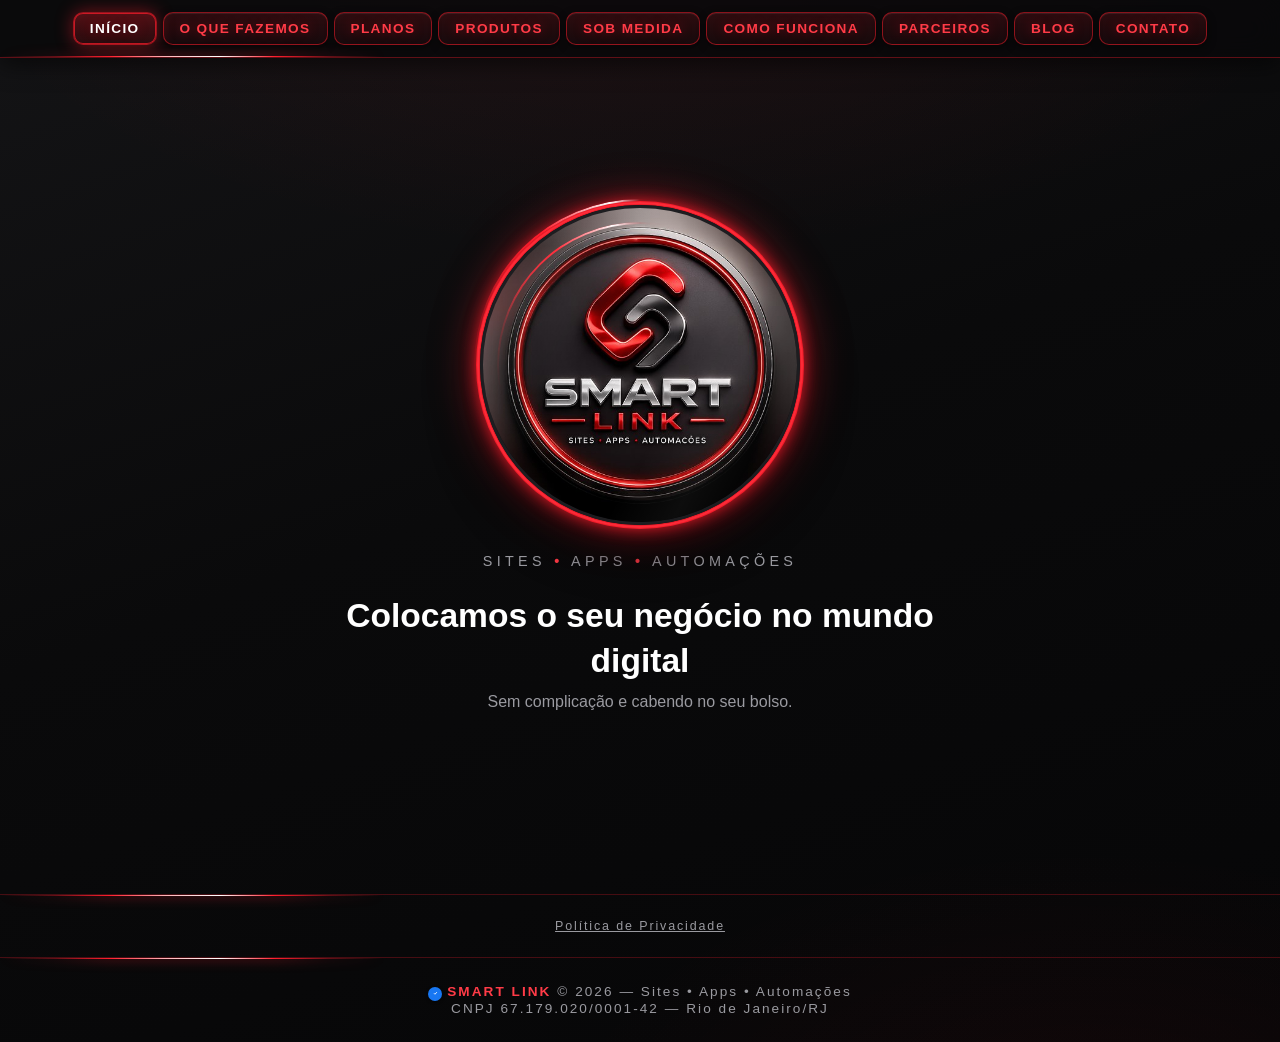
<file: index.html>
<!DOCTYPE html>
<html lang="pt-BR">
<head>
<meta charset="UTF-8">
<meta name="viewport" content="width=device-width, initial-scale=1.0">
<title>SMART LINK — Sites, Apps e Automações</title>
<meta name="description" content="Colocamos o seu negócio no mundo digital — sites, aplicativos e automações com preço justo. Planos a partir de R$ 149/mês.">
<link rel="canonical" href="https://www.smartlinkdigital.com.br/">
<link rel="icon" type="image/jpeg" href="favicon.jpg">
<link rel="apple-touch-icon" href="favicon.jpg">

<!-- Open Graph — preview ao compartilhar no WhatsApp/Instagram/etc. -->
<meta property="og:type" content="website">
<meta property="og:locale" content="pt_BR">
<meta property="og:site_name" content="Smart Link">
<meta property="og:title" content="SMART LINK — Sites, Apps e Automações">
<meta property="og:description" content="Colocamos o seu negócio no mundo digital — sites, aplicativos e automações com preço justo. Planos a partir de R$ 149/mês.">
<meta property="og:url" content="https://www.smartlinkdigital.com.br/">
<meta property="og:image" content="https://www.smartlinkdigital.com.br/favicon.jpg">
<meta name="twitter:card" content="summary">

<!-- Dados estruturados — mesmo Nome/Endereço/Telefone do Perfil da Empresa no Google -->
<script type="application/ld+json">
{
  "@context": "https://schema.org",
  "@type": "LocalBusiness",
  "name": "Smart Link Digital",
  "image": "https://www.smartlinkdigital.com.br/favicon.jpg",
  "url": "https://www.smartlinkdigital.com.br/",
  "telephone": "+5521975312753",
  "priceRange": "R$149+",
  "address": {
    "@type": "PostalAddress",
    "streetAddress": "Estrada do Viegas, 1761",
    "addressLocality": "Rio de Janeiro",
    "addressRegion": "RJ",
    "postalCode": "21832-006",
    "addressCountry": "BR"
  },
  "areaServed": "Rio de Janeiro",
  "description": "A Smart Link desenvolve sites, aplicativos e automações sob medida para pequenos negócios do Rio de Janeiro.",
  "openingHoursSpecification": [
    {
      "@type": "OpeningHoursSpecification",
      "dayOfWeek": ["Monday", "Tuesday", "Wednesday", "Thursday", "Friday"],
      "opens": "09:00",
      "closes": "20:00"
    }
  ]
}
</script>
<script type="application/ld+json">
{
  "@context": "https://schema.org",
  "@type": "FAQPage",
  "mainEntity": [
    {
      "@type": "Question",
      "name": "Quanto custa um site com a Smart Link?",
      "acceptedAnswer": {
        "@type": "Answer",
        "text": "Os planos mensais começam em R$ 149/mês (plano START, site de 1 página), com taxa de instalação única de R$ 299. Quem prefere pagar uma vez só, o site institucional avulso sai a partir de R$ 1.500."
      }
    },
    {
      "@type": "Question",
      "name": "A Smart Link faz aplicativos?",
      "acceptedAnswer": {
        "@type": "Answer",
        "text": "Sim. Aplicativos Android e iOS publicados na Google Play e App Store, a partir de R$ 7.000 no modelo avulso, ou inclusos nos planos mensais PRO e PREMIUM."
      }
    },
    {
      "@type": "Question",
      "name": "Tem fidelidade nos planos mensais?",
      "acceptedAnswer": {
        "@type": "Answer",
        "text": "Sim, permanência mínima de 6 meses, com cancelamento simples depois desse período."
      }
    },
    {
      "@type": "Question",
      "name": "Como funciona o processo de contratação?",
      "acceptedAnswer": {
        "@type": "Answer",
        "text": "Em 4 etapas: conversa inicial sem compromisso, proposta com valor fechado, entrega do projeto no ar, e acompanhamento contínuo depois disso."
      }
    },
    {
      "@type": "Question",
      "name": "A Smart Link faz automação de atendimento no WhatsApp?",
      "acceptedAnswer": {
        "@type": "Answer",
        "text": "Sim, robô de WhatsApp com integrações e tarefas automáticas, a partir de R$ 800 no modelo avulso, ou incluso a partir do plano PRO."
      }
    }
  ]
}
</script>
<style>
  :root{
    --preto:#0a0a0b; --card:#131316; --verm:#ff1e2d; --verm-vivo:#ff3b47;
    --verm-esc:#8f0f18; --prata:#e8e8ea; --cinza:#9a9aa0; --zap:#25D366;
  }
  *{margin:0;padding:0;box-sizing:border-box}
  html{scroll-behavior:smooth;background:#060607}
  body{
    font-family:'Segoe UI',Arial,Helvetica,sans-serif;color:var(--prata);background-color:#0a0a0b;
    background:
      radial-gradient(1200px 600px at 50% -10%, rgba(255,30,45,.08), transparent 60%),
      radial-gradient(900px 500px at 85% 110%, rgba(255,30,45,.05), transparent 60%),
      linear-gradient(160deg,#141416 0%, #0a0a0b 45%, #060607 100%);
    min-height:100vh;
  }
  section{max-width:1200px;margin:0 auto;padding:70px 24px 10px}
  h2{color:var(--verm-vivo);font-size:1.5rem;letter-spacing:.06em;margin-bottom:8px;text-transform:uppercase}
  .sub{color:var(--cinza);font-size:.95rem;margin-bottom:34px}


  /* ===== PÁGINAS (uma por aba do menu) ===== */
  .pagina{display:none}
  section.pagina.ativa{display:block}
  header.pagina.ativa{display:flex}
  nav a.ativo{color:#fff;background:linear-gradient(180deg,rgba(255,30,45,.30),rgba(255,30,45,.12));
    box-shadow:0 0 18px rgba(255,30,45,.45), inset 0 0 0 1px rgba(255,30,45,.7)}

  /* ===== MENU ===== */
  .navwrap{position:sticky;top:0;z-index:100;overflow:hidden;
    background:rgba(8,8,9,.78);backdrop-filter:blur(14px);-webkit-backdrop-filter:blur(14px);
    border-bottom:1px solid rgba(255,30,45,.35);box-shadow:0 6px 24px rgba(0,0,0,.6)}
  nav{display:flex;justify-content:center;gap:6px;flex-wrap:wrap;padding:12px 16px}
  .nav-hint{display:none}
  nav a{color:var(--verm-vivo);text-decoration:none;font-weight:700;font-size:.85rem;letter-spacing:.1em;
    text-transform:uppercase;padding:8px 16px;border-radius:10px;transition:.25s;text-shadow:0 0 12px rgba(255,30,45,.35);
    background:linear-gradient(180deg,rgba(255,30,45,.14),rgba(255,30,45,.05));
    border:1px solid rgba(255,30,45,.5);
    box-shadow:0 3px 10px rgba(0,0,0,.45), inset 0 1px 0 rgba(255,255,255,.07)}
  nav a:active{transform:translateY(1px)}
  nav a:hover{color:#fff;background:linear-gradient(180deg,rgba(255,30,45,.22),rgba(255,30,45,.08));
    box-shadow:0 0 18px rgba(255,30,45,.35), inset 0 0 0 1px rgba(255,30,45,.5)}

  /* ===== HERO ===== */
  header{display:flex;flex-direction:column;align-items:center;justify-content:center;
    text-align:center;padding:24px 20px 60px;min-height:calc(100vh - 64px)}
  .logo-wrap{width:min(320px,62vw);height:min(320px,62vw);border-radius:50%;position:relative;overflow:visible;
    display:flex;align-items:center;justify-content:center;
    background:radial-gradient(circle at 35% 30%, #2a2a2e, #0c0c0e 70%);border:3px solid #1d1d20;
    box-shadow:0 0 0 4px rgba(255,30,45,.9),0 20px 50px rgba(0,0,0,.8),inset 0 0 30px rgba(0,0,0,.7)}
  .logo-wrap::before{content:"";position:absolute;inset:-6px;border-radius:50%;z-index:0;pointer-events:none;
    border:2px solid rgba(255,45,58,.9);
    box-shadow:0 0 16px rgba(255,30,45,.85),0 0 44px rgba(255,30,45,.55);
    animation:neonPulsa 2s ease-in-out infinite}
  @keyframes neonPulsa{
    0%,100%{box-shadow:0 0 12px rgba(255,30,45,.65),0 0 30px rgba(255,30,45,.4);border-color:rgba(255,45,58,.7)}
    50%{box-shadow:0 0 26px rgba(255,30,45,1),0 0 68px rgba(255,30,45,.78);border-color:rgba(255,90,100,1)}}
  .logo-wrap img{width:100%;height:100%;object-fit:cover;border-radius:50%}
  header .slogan{margin-top:28px;font-size:1rem;color:var(--cinza);font-size:.9rem;letter-spacing:.3em;text-transform:uppercase}
  header .slogan b{color:var(--verm-vivo)}
  header h1{margin-top:24px;font-size:2.1rem;color:#fff;font-weight:800;max-width:640px;line-height:1.35}
  header p.frase{margin-top:10px;color:var(--cinza);font-size:1rem;max-width:560px}

  /* ===== NEON / VIDRO ===== */
  .neon{position:absolute;inset:-2px;border-radius:20px;padding:2px;
    -webkit-mask:linear-gradient(#000 0 0) content-box,linear-gradient(#000 0 0);
    -webkit-mask-composite:xor;mask-composite:exclude;overflow:hidden;pointer-events:none;z-index:2;
    filter:drop-shadow(0 0 6px rgba(255,30,45,.9)) drop-shadow(0 0 14px rgba(255,30,45,.45))}
  .neon::before{content:"";position:absolute;inset:-120%;
    background:conic-gradient(transparent 0 72%,rgba(255,30,45,.12) 80%,#ff1e2d 90%,#ffb3b8 95%,#fff 97%,transparent 100%);
    animation:neonGira 3.5s linear infinite}
  @keyframes neonGira{to{transform:rotate(360deg)}}
  .neon-logo{inset:-9px;border-radius:50%}
  .neon-logo::before{animation-duration:4.5s}
  .neon-logo-int{inset:14px;border-radius:50%}
  .neon-logo-int::before{animation:neonGiraAnti 4.5s linear infinite}
  @keyframes neonGiraAnti{to{transform:rotate(-360deg)}}
  .glass{position:absolute;pointer-events:none;z-index:3;overflow:hidden;
    background:linear-gradient(118deg,rgba(255,255,255,.20) 0%,rgba(255,255,255,.07) 22%,transparent 38%),
      linear-gradient(118deg,transparent 60%,rgba(255,255,255,.05) 74%,transparent 88%),
      linear-gradient(180deg,rgba(255,255,255,.10) 0%,transparent 12%)}
  .glass-logo{inset:0;border-radius:50%}
  .selo-verificado{display:inline-flex;vertical-align:-2px;margin-right:5px;
    width:14px;height:14px;border-radius:50%;background:#1877f2;
    align-items:center;justify-content:center;
    box-shadow:0 1px 3px rgba(0,0,0,.6)}
  .selo-verificado svg{width:62%;height:62%}
  .glass::after{content:"";position:absolute;top:-160%;left:-80%;width:45%;height:340%;
    background:linear-gradient(90deg,transparent,rgba(255,255,255,.22),transparent);
    transform:rotate(22deg);animation:brilhoVidro 6s ease-in-out infinite}
  .glass-logo::after{animation-delay:1.5s}
  @keyframes brilhoVidro{0%{left:-80%}45%,100%{left:170%}}

  /* ===== BOTÃO ZAP ===== */
  .btn-zap{display:inline-flex;align-items:center;gap:10px;background:var(--verm);color:#fff;
    font-weight:800;font-size:1.05rem;text-decoration:none;padding:15px 34px;border-radius:14px;
    box-shadow:0 0 22px rgba(255,30,45,.45),0 12px 30px rgba(0,0,0,.6);transition:.25s;margin-top:26px}
  .btn-zap:hover{transform:translateY(-3px);box-shadow:0 0 34px rgba(255,30,45,.65),0 16px 40px rgba(0,0,0,.7)}
  .btn-zap svg{width:22px;height:22px;fill:#fff}


  /* ===== VÍDEO APRESENTAÇÃO ===== */
  .video-wrap{max-width:840px;margin:0 auto 44px;border-radius:16px;position:relative;
    border:1px solid rgba(255,30,45,.55);
    box-shadow:0 0 26px rgba(255,30,45,.25),0 18px 44px rgba(0,0,0,.65)}
  .video-wrap video{width:100%;display:block;border-radius:15px}
  .video-wrap .neon{border-radius:18px}

  /* feixe de luz correndo na linha do menu */
  .navwrap::after{content:"";position:absolute;bottom:-1px;left:0;height:2px;width:30%;
    background:linear-gradient(90deg,transparent,rgba(255,30,45,.35),#ff1e2d,#ffb3b8,#fff,#ff1e2d,rgba(255,30,45,.35),transparent);
    filter:drop-shadow(0 0 6px rgba(255,30,45,.9));
    animation:corrLinha 4s linear infinite;pointer-events:none}
  @keyframes corrLinha{0%{left:-30%}100%{left:100%}}

  /* ===== O QUE FAZEMOS ===== */
  .fazemos{display:flex;gap:24px;justify-content:center;flex-wrap:wrap}
  .fz{width:300px;background:var(--card);border:1px solid rgba(255,30,45,.5);border-radius:16px;
    padding:12px 12px 20px;text-align:center;position:relative;transition:.3s}
  .fz:hover{transform:translateY(-8px);border-color:var(--verm-vivo);box-shadow:0 0 30px rgba(255,30,45,.35)}
  .fz img{width:100%;border-radius:10px;display:block}
  .fz h3{color:#fff;margin:14px 0 8px;font-size:1.1rem;letter-spacing:.05em}
  .fz p{color:var(--cinza);font-size:.9rem;line-height:1.5;padding:0 8px}

  /* ===== BULLETS ===== */
  .lista{list-style:none;max-width:760px}
  .lista li{color:var(--prata);font-size:.98rem;margin-bottom:12px;padding-left:22px;position:relative;line-height:1.5}
  .lista li::before{content:"";position:absolute;left:0;top:8px;width:8px;height:8px;border-radius:50%;
    background:radial-gradient(circle at 30% 30%, var(--verm-vivo), var(--verm-esc));box-shadow:0 0 8px rgba(255,30,45,.7)}

  /* ===== PLANOS ===== */
  .planos{display:flex;gap:24px;justify-content:center;flex-wrap:wrap}
  .plano{width:300px;background:linear-gradient(155deg,rgba(255,255,255,.07) 0%,rgba(255,255,255,.02) 35%,rgba(16,16,18,.85) 100%);
    backdrop-filter:blur(10px);border:1px solid rgba(255,30,45,.55);border-radius:18px;padding:32px 24px 24px;
    text-align:center;position:relative;transition:.3s;
    box-shadow:0 0 22px rgba(255,30,45,.15),0 18px 40px rgba(0,0,0,.65),inset 0 1px 0 rgba(255,255,255,.08)}
  .plano:hover{transform:translateY(-8px);border-color:var(--verm-vivo);box-shadow:0 0 34px rgba(255,30,45,.4),0 26px 55px rgba(0,0,0,.75)}
  .plano.destaque{border:2px solid var(--verm)}
  .tag-top{position:absolute;top:-13px;left:50%;transform:translateX(-50%);background:var(--verm);color:#fff;
    font-size:.7rem;font-weight:800;letter-spacing:.08em;padding:5px 16px;border-radius:20px;white-space:nowrap}
  .plano h3{color:#fff;font-size:1.25rem;letter-spacing:.04em}
  .preco{color:var(--verm-vivo);font-size:2.3rem;font-weight:900;margin:10px 0 2px}
  .preco span{font-size:.95rem;color:var(--cinza);font-weight:400}
  .plano hr{border:none;border-top:1px solid rgba(255,30,45,.45);margin:16px 0}
  .plano ul{list-style:none;text-align:left}
  .plano ul li{color:var(--cinza);font-size:.88rem;margin-bottom:10px;padding-left:18px;position:relative;line-height:1.4}
  .plano ul li::before{content:"";position:absolute;left:0;top:7px;width:6px;height:6px;border-radius:50%;
    background:var(--verm-vivo);box-shadow:0 0 6px rgba(255,30,45,.7)}
  .plano .frase{display:block;margin-top:16px;color:var(--verm-vivo);font-style:italic;font-size:.85rem}
  .nota{text-align:center;color:var(--cinza);font-size:.85rem;margin-top:26px}

  .coluna-plano{display:flex;flex-direction:column;gap:24px;width:300px}
  .planos .plano{display:flex;flex-direction:column}
  .planos .plano ul{flex:1}
  .coluna-plano .plano{width:100%}
  .planos{align-items:flex-start}
  .plano-video{width:100%;height:452px;background:var(--card);border:1px solid rgba(255,30,45,.55);border-radius:18px;
    padding:10px;position:relative;
    box-shadow:0 0 22px rgba(255,30,45,.15),0 18px 40px rgba(0,0,0,.65),inset 0 1px 0 rgba(255,255,255,.08)}
  .plano-video video{width:100%;height:100%;object-fit:cover;object-position:center;border-radius:12px;display:block}
  @media (max-width:640px){.coluna-plano{width:100%;max-width:360px}}

  /* ===== TABELA AVULSOS ===== */
  .tabela{width:100%;border-collapse:collapse;border-radius:12px;overflow:hidden;
    box-shadow:0 12px 34px rgba(0,0,0,.55)}
  .tabela th{background:var(--verm);color:#fff;text-align:left;font-size:.8rem;letter-spacing:.08em;padding:13px 16px}
  .tabela th:last-child{text-align:right}
  .tabela td{padding:15px 16px;font-size:.92rem;border-bottom:1px solid rgba(255,30,45,.25)}
  .tabela tr:nth-child(odd) td{background:var(--card)}
  .tabela tr:nth-child(even) td{background:#0d0d0f}
  .tabela td:first-child{color:#fff;font-weight:700}
  .tabela td:nth-child(2){color:var(--cinza)}
  .tabela td:last-child{color:var(--verm-vivo);font-weight:800;text-align:right;white-space:nowrap}
  .dica{margin-top:28px;background:var(--card);border:1px solid rgba(255,30,45,.45);border-radius:14px;padding:22px 24px}
  .dica b{color:var(--verm-vivo);display:block;margin-bottom:8px;letter-spacing:.04em}
  .dica p{color:var(--prata);font-size:.92rem;line-height:1.55}
  .dica em{color:var(--cinza);font-size:.85rem;display:block;margin-top:8px}

  /* ===== COMO FUNCIONA ===== */
  .passos{display:flex;gap:18px;justify-content:center;flex-wrap:wrap}
  .passo{width:250px;background:var(--card);border:1px solid rgba(255,30,45,.4);border-radius:14px;
    padding:26px 18px;text-align:center;transition:.3s}
  .passo:hover{transform:translateY(-6px);border-color:var(--verm-vivo)}
  .num{width:44px;height:44px;border-radius:50%;background:var(--verm);color:#fff;font-weight:900;font-size:1.2rem;
    display:flex;align-items:center;justify-content:center;margin:0 auto 14px;box-shadow:0 0 16px rgba(255,30,45,.5)}
  .passo h4{color:#fff;margin-bottom:8px;font-size:1rem}
  .passo p{color:var(--cinza);font-size:.85rem;line-height:1.5}

  /* ===== CTA ===== */
  .cta{text-align:center;padding-bottom:70px}
  .cta h2{font-size:1.7rem;color:#fff;text-transform:none;letter-spacing:0}
  .cta p{color:var(--cinza);margin-top:8px;font-size:.95rem}

  .passo{position:relative}
  .plano .neon{border-radius:20px}
  .passo .neon{border-radius:16px}
  .btn-zap{position:relative;background:#0e8a3a;
    box-shadow:0 0 22px rgba(20,150,70,.45),0 12px 30px rgba(0,0,0,.6)}
  .btn-zap:hover{box-shadow:0 0 34px rgba(37,211,102,.65),0 16px 40px rgba(0,0,0,.7)}
  .btn-zap .neon{border-radius:16px;inset:-3px}
  .neon-verde{filter:drop-shadow(0 0 6px rgba(37,211,102,.9)) drop-shadow(0 0 14px rgba(37,211,102,.45))}
  .neon-verde::before{background:conic-gradient(transparent 0 72%,rgba(37,211,102,.12) 80%,#25D366 90%,#b8f5cf 95%,#fff 97%,transparent 100%)}

  .fz .glass{inset:0;border-radius:16px}
  .plano .glass{inset:0;border-radius:18px}
  .passo .glass{inset:0;border-radius:14px}

  /* ===== PARCEIROS ===== */
  .parceiros{display:flex;gap:24px;justify-content:center;flex-wrap:wrap;max-width:960px;margin:0 auto}
  .parceiro{width:230px;min-height:280px;background:var(--card);border:1px solid rgba(255,30,45,.5);
    border-radius:16px;position:relative;display:flex;flex-direction:column;gap:14px;
    align-items:center;justify-content:center;cursor:pointer;transition:.25s;padding:26px 18px;
    box-shadow:0 0 18px rgba(255,30,45,.18),0 12px 30px rgba(0,0,0,.55)}
  .parceiro:hover{transform:translateY(-6px);border-color:var(--verm-vivo);box-shadow:0 0 30px rgba(255,30,45,.4),0 16px 36px rgba(0,0,0,.7)}
  .parceiro img{width:120px;height:120px;object-fit:contain;border-radius:50%}
  .parceiro .nome{color:#fff;font-weight:700;letter-spacing:.3em;font-size:.85rem;text-transform:uppercase;
    text-shadow:0 0 10px rgba(255,30,45,.4)}
  .parceiro .dica{color:var(--verm-vivo);font-size:.62rem;letter-spacing:.1em;text-transform:uppercase;
    border:1px solid rgba(255,30,45,.5);border-radius:999px;padding:7px 16px;white-space:nowrap}
  .parceiro p{color:var(--cinza);font-size:.75rem;letter-spacing:.2em;text-transform:uppercase;text-align:center;padding:0 10px}
  .parceiro .glass{inset:0;border-radius:16px}

  /* ===== MODAL ÁREA DO PARCEIRO ===== */
  .pv-veu{position:fixed;inset:0;background:rgba(0,0,0,.75);display:none;align-items:center;justify-content:center;z-index:999;padding:20px}
  .pv-veu.aberto{display:flex}
  .pv-modal{background:var(--card);border:1px solid rgba(255,30,45,.5);border-radius:18px;
    box-shadow:0 0 40px rgba(255,30,45,.3),0 24px 60px rgba(0,0,0,.8);
    width:100%;max-width:420px;padding:30px;text-align:center}
  .pv-modal h3{color:var(--verm-vivo);font-size:1.2rem;letter-spacing:.05em;margin-bottom:6px;text-transform:uppercase}
  .pv-modal .sub{color:var(--cinza);font-size:.85rem;margin-bottom:20px}
  .pv-modal input, .pv-modal textarea{width:100%;background:#0e0e10;border:1px solid rgba(255,255,255,.15);
    border-radius:10px;color:#fff;padding:12px 14px;font-size:.95rem;margin-bottom:14px;font-family:inherit}
  .pv-modal input:focus, .pv-modal textarea:focus{outline:none;border-color:var(--verm-vivo)}
  .pv-modal textarea{min-height:110px;resize:vertical}
  .pv-modal label{display:block;text-align:left;color:var(--cinza);font-size:.7rem;letter-spacing:.1em;text-transform:uppercase;margin-bottom:6px}
  .pv-modal .btn-cheio{width:100%;background:var(--verm);color:#fff;font-weight:800;border:none;
    padding:14px;border-radius:12px;font-size:.95rem;cursor:pointer;transition:.2s}
  .pv-modal .btn-cheio:hover{background:var(--verm-vivo)}
  .pv-modal .btn-fechar{background:none;border:none;color:var(--cinza);font-size:.8rem;margin-top:12px;cursor:pointer;text-decoration:underline}
  .pv-erro{color:var(--verm-vivo);font-size:.8rem;margin:-6px 0 14px;min-height:1em}
  .pv-ok{color:#25D366;font-weight:700;font-size:1rem;padding:20px 0}
  .sa-formas{display:flex;gap:20px;justify-content:center;margin:10px 0 6px}
  .sa-forma{display:flex;flex-direction:column;align-items:center;gap:8px;background:none;border:none;cursor:pointer;color:var(--prata);font-family:inherit;font-size:.85rem}
  .sa-forma:disabled{opacity:.5;cursor:default}
  .sa-ic{width:58px;height:58px;border-radius:14px;display:flex;align-items:center;justify-content:center;font-size:24px}
  .mini-planos{display:grid;grid-template-columns:repeat(4,1fr);gap:20px;max-width:900px;margin:0 auto}
  .mini-plano{background:var(--card);border:1px solid rgba(255,30,45,.35);border-radius:14px;overflow:hidden;text-align:center}
  .mini-plano img{width:100%;display:block}
  .mini-plano p{padding:10px 8px;color:var(--cinza);font-size:.9rem;font-weight:700;line-height:1.3}
  @media (max-width:640px){.mini-planos{grid-template-columns:repeat(3,1fr);gap:12px}.mini-plano p{font-size:.65rem;padding:7px 4px}}

  footer{text-align:center;padding:26px;color:var(--cinza);font-size:.85rem;
    border-top:1px solid rgba(255,30,45,.25);letter-spacing:.15em;position:relative;overflow:hidden}
  footer::after{content:"";position:absolute;top:-1px;left:0;height:2px;width:30%;
    background:linear-gradient(90deg,transparent,rgba(255,30,45,.35),#ff1e2d,#ffb3b8,#fff,#ff1e2d,rgba(255,30,45,.35),transparent);
    filter:drop-shadow(0 0 6px rgba(255,30,45,.9));
    animation:corrLinha 4s linear infinite;pointer-events:none}
  footer b{color:var(--verm-vivo)}

  /* ===== ZAP FLUTUANTE ===== */
  .zap-flut{position:fixed;bottom:22px;right:22px;z-index:200;width:60px;height:60px;border-radius:50%;
    background:var(--zap);display:flex;align-items:center;justify-content:center;
    box-shadow:0 8px 24px rgba(0,0,0,.5),0 0 18px rgba(37,211,102,.5);transition:.25s}
  .zap-flut:hover{transform:scale(1.1)}
  .zap-flut svg{width:32px;height:32px;fill:#fff}

  /* pausa efeitos enquanto um video estiver tocando (desempenho) */
  body.video-play .neon::before,
  body.video-play .glass::after,
  body.video-play .navwrap::after,
  body.video-play footer::after{animation-play-state:paused}
  body.video-play .neon{filter:none}

  @media (max-width:640px){
    header{min-height:calc(100vh - 56px);min-height:calc(100dvh - 56px)}
    .neon{filter:drop-shadow(0 0 4px rgba(255,30,45,.7))}
    .navwrap{backdrop-filter:none;-webkit-backdrop-filter:none;background:rgba(8,8,9,.96)}
    .plano-video{height:auto}
    .plano-video video{height:auto;object-fit:initial}
    header h1{font-size:1.45rem}
    nav{justify-content:flex-start;flex-wrap:nowrap;overflow-x:auto;overflow-y:hidden;
      -webkit-overflow-scrolling:touch;scrollbar-width:none;padding:10px 40px 10px 12px}
    nav::-webkit-scrollbar{display:none}
    .nav-hint{display:flex;position:absolute;right:0;top:0;bottom:2px;width:38px;
      align-items:center;justify-content:center;pointer-events:none;
      color:#ff6b73;font-size:1.15rem;font-weight:700;
      background:linear-gradient(90deg,transparent,rgba(8,8,9,.96) 55%);
      animation:pulsaSeta 1.3s ease-in-out infinite}
    @keyframes pulsaSeta{0%,100%{transform:translateX(0);opacity:.65}50%{transform:translateX(5px);opacity:1}}
    nav a{flex-shrink:0;white-space:nowrap;font-size:.74rem;padding:8px 13px;border-radius:9px}
    section{padding:50px 16px 6px}
    .fz,.plano,.passo{width:100%;max-width:360px}
    .tabela td:nth-child(2){display:none}
    .tabela th:nth-child(2){display:none}
    .preco{font-size:2rem}
  }
</style>
</head>
<body>

<div class="navwrap">
<nav id="menu">
  <a href="#inicio">Início</a>
  <a href="#fazemos">O que fazemos</a>
  <a href="#planos">Planos</a>
  <a href="#produtos">Produtos</a>
  <a href="#avulsos">Sob medida</a>
  <a href="#como">Como funciona</a>
  <a href="#parceiros">Parceiros</a>
  <a href="/blog">Blog</a>
  <a href="#contato">Contato</a>
</nav>
<span class="nav-hint">&#10095;</span>
</div>

<header id="inicio" class="pagina">
  <div class="logo-wrap">
    <span class="neon neon-logo"></span>
    <span class="neon neon-logo-int"></span>
    <span class="glass glass-logo"></span>
    <img src="[data-uri]" alt="SMART LINK">
  </div>
  <p class="slogan">Sites <b>•</b> Apps <b>•</b> Automações</p>
  <h1>Colocamos o seu negócio no mundo digital</h1>
  <p class="frase">Sem complicação e cabendo no seu bolso.</p>
</header>

<section id="fazemos" class="pagina">
  <h2>O que fazemos</h2>
  <p class="sub">Três soluções que trabalham juntas para fazer seu negócio vender mais.</p>
  <div class="video-wrap">
    <span class="neon"></span>
    <video src="VIDEOS/video-final3.mp4" poster="FOTOS/poster-final.jpg" controls playsinline preload="none"></video>
  </div>
  <div class="fazemos">
    <div class="fz"><span class="neon"></span><span class="glass"></span><img src="[data-uri]" alt="Produto Sites">
      <h3>SITES</h3><p>Seu negócio aberto 24h no Google, com visual profissional.</p><a href="/sites" style="color:var(--verm-vivo);font-size:.8rem;text-decoration:none;font-weight:700">Saiba mais →</a></div>
    <div class="fz"><span class="neon"></span><span class="glass"></span><img src="[data-uri]" alt="Produtos Apps">
      <h3>APPS</h3><p>Aplicativo próprio para vender, agendar e fidelizar clientes.</p><a href="/aplicativos" style="color:var(--verm-vivo);font-size:.8rem;text-decoration:none;font-weight:700">Saiba mais →</a></div>
    <div class="fz"><span class="neon"></span><span class="glass"></span><img src="[data-uri]" alt="Produtos Automações">
      <h3>AUTOMAÇÕES</h3><p>Atendimento e tarefas no piloto automático, sem perder cliente.</p><a href="/automacoes" style="color:var(--verm-vivo);font-size:.8rem;text-decoration:none;font-weight:700">Saiba mais →</a></div>
  </div>
  <div style="margin-top:48px">
    <h2 style="font-size:1.15rem">Por que a SMART LINK?</h2>
    <ul class="lista" style="margin-top:18px">
      <li>Atendimento direto com quem faz — sem enrolação de agência grande.</li>
      <li>Preço justo para o comércio local, com opção de mensalidade acessível.</li>
      <li>Tudo incluso: criação, hospedagem, domínio e manutenção.</li>
      <li>Suporte de verdade pelo WhatsApp: pediu, atualizou.</li>
    </ul>
  </div>
</section>

<section id="planos" class="pagina">
  <h2>Planos mensais</h2>
  <p class="sub">Presença digital completa por assinatura — sem investimento pesado de entrada.</p>
  <div class="planos">
    <div class="plano">
      <span class="neon"></span>
      <span class="glass"></span>
      <h3>START</h3>
      <div class="preco">R$ 149<span>/mês</span></div>
      <hr>
      <ul>
        <li>Site profissional de 1 página</li>
        <li>Botão de WhatsApp integrado</li>
        <li>Google Maps + Perfil da Empresa</li>
        <li>Hospedagem e domínio inclusos</li>
        <li>Manutenção e alterações simples</li>
      </ul>
      <span class="frase">Para quem está começando</span>
    </div>
    <div class="plano destaque">
      <span class="neon"></span>
      <span class="glass"></span>
      <span class="tag-top">MAIS ESCOLHIDO</span>
      <h3>PRO</h3>
      <div class="preco">R$ 249<span>/mês</span></div>
      <hr>
      <ul>
        <li>Tudo do plano START</li>
        <li>Site completo (até 5 páginas)</li>
        <li>Agendamento / pedidos automáticos no WhatsApp (robô de atendimento)</li>
        <li>Relatório mensal de visitas</li>
      </ul>
      <span class="frase">Melhor custo-benefício</span>
    </div>
    <div class="plano">
      <span class="neon"></span>
      <span class="glass"></span>
      <h3>PREMIUM</h3>
      <div class="preco">R$ 449<span>/mês</span></div>
      <hr>
      <ul>
        <li>Tudo do plano PRO</li>
        <li>Automações personalizadas</li>
        <li>Sistema de gestão (agenda, clientes e pagamentos)</li>
        <li>Suporte prioritário</li>
      </ul>
      <span class="frase">Para quem quer crescer</span>
    </div>
  </div>
  <p class="nota">Taxa de instalação única: R$ 299 • Permanência mínima de 6 meses • Cancelamento simples após o período</p>
  <div style="margin-top:40px">
    <h2 style="font-size:1.15rem">Por que assinatura?</h2>
    <ul class="lista" style="margin-top:18px">
      <li>Seu negócio no ar por menos que um lanche por dia.</li>
      <li>Sem pagar milhares de reais de uma vez — e o site nunca fica desatualizado.</li>
      <li>Mudou o horário, o cardápio ou a promoção? A gente atualiza pra você.</li>
    </ul>
  </div>
</section>

<section id="produtos" class="pagina">
  <h2>Produtos</h2>
  <p class="sub">Sistemas prontos, com licença própria, pra você usar no seu negócio.</p>

  <div class="mini-planos" style="margin-bottom:24px;">
    <div class="mini-plano" style="cursor:pointer;" onclick="alternarSmartAgenda()">
      <img src="FOTOS/smart-agenda.png" alt="Smart Agenda VIP" />
      <p style="color:var(--verm-vivo);">Ver planos →</p>
    </div>
    <div class="mini-plano" style="cursor:pointer;" onclick="alternarSmartPersonal()">
      <img src="FOTOS/personal.png" alt="Smart Personal" />
      <p style="color:var(--verm-vivo);">Ver mais →</p>
    </div>
    <div class="mini-plano" style="cursor:pointer;" onclick="alternarSmartSites()">
      <img src="FOTOS/sites.png" alt="Sites" />
      <p style="color:var(--verm-vivo);">Ver planos →</p>
    </div>
  </div>

  <div id="smart-agenda-detalhes" style="display:none;">
    <h3 style="text-align:center;margin:0 0 6px;color:#fff;">Smart Agenda VIP</h3>
    <p class="sub" style="margin-bottom:2px;">Sistema completo de agendamento pra negócios de serviço — plano mensal de acordo com a quantidade de profissionais.</p>
    <p class="sub" style="margin-bottom:20px;">Serve pra barbearia, salão de beleza, manicure e pedicure, cabeleireiro, esteticista, designer de sobrancelha, depilação, massagem e estética, estúdio de tatuagem — qualquer negócio que atende por horário marcado.</p>
    <div style="max-width:520px;margin:0 auto 26px;text-align:center;">
      <p class="sub" style="margin-bottom:14px;"><b style="color:#fff;">1º</b> Faça seu cadastro &nbsp;·&nbsp; <b style="color:#fff;">2º</b> Escolha o plano &nbsp;·&nbsp; <b style="color:#fff;">3º</b> Confirme o telefone e pague</p>
      <button type="button" class="btn-zap" style="background:var(--verm);box-shadow:0 0 22px rgba(216,31,38,.45),0 12px 30px rgba(0,0,0,.6);" onclick="saAbrirCadastro()">
        <span class="neon"></span>
        Fazer meu cadastro
      </button>
      <a class="btn-zap" href="/smart-agenda/login" style="margin-left:10px;">
        <span class="neon neon-verde"></span>
        Já tenho conta — Entrar
      </a>
    </div>
  <div class="planos">
    <div class="plano" style="cursor:pointer" onclick="saAbrirCompra('8aa52348-fffc-41ec-9d74-c269768c612e','🥉 Bronze','49,99')">
      <span class="neon"></span>
      <span class="glass"></span>
      <h3>🥉 BRONZE</h3>
      <div class="preco">R$ 49,99<span>/mês</span></div>
      <hr>
      <ul>
        <li>1 profissional</li>
        <li>1 loja de produtos própria</li>
        <li>Agenda, clientes e financeiro completos</li>
        <li>Página pública própria pra clientes agendarem sozinhos, 24h</li>
      </ul>
      <span class="frase">Toque pra contratar →</span>
    </div>
    <div class="plano" style="cursor:pointer" onclick="saAbrirCompra('f065f61c-cd52-437a-a240-4f4ae05736d9','🥈 Prata','89,99')">
      <span class="neon"></span>
      <span class="glass"></span>
      <h3>🥈 PRATA</h3>
      <div class="preco">R$ 89,99<span>/mês</span></div>
      <hr>
      <ul>
        <li>2 profissionais</li>
        <li>2 lojas de produtos — uma pra cada profissional</li>
        <li>Agenda, clientes e financeiro completos</li>
        <li>Página pública própria pra clientes agendarem sozinhos, 24h</li>
      </ul>
      <span class="frase">Toque pra contratar →</span>
    </div>
    <div class="plano destaque" style="cursor:pointer" onclick="saAbrirCompra('c2cc0ad9-3bdf-4a80-8530-afc0771aa113','🥇 Ouro','119,99')">
      <span class="neon"></span>
      <span class="glass"></span>
      <span class="tag-top">MAIS PEDIDO</span>
      <h3>🥇 OURO</h3>
      <div class="preco">R$ 119,99<span>/mês</span></div>
      <hr>
      <ul>
        <li>3 profissionais</li>
        <li>3 lojas de produtos — uma pra cada profissional</li>
        <li>Agenda, clientes e financeiro completos</li>
        <li>Página pública própria pra clientes agendarem sozinhos, 24h</li>
      </ul>
      <span class="frase">Toque pra contratar →</span>
    </div>
    <div class="plano" style="cursor:pointer" onclick="saAbrirCompra('5514bb7a-69a1-46bd-87ac-6a5318dd7b43','🔷 Platina','139,99')">
      <span class="neon"></span>
      <span class="glass"></span>
      <h3>🔷 PLATINA</h3>
      <div class="preco">R$ 139,99<span>/mês</span></div>
      <hr>
      <ul>
        <li>4 profissionais</li>
        <li>4 lojas de produtos — uma pra cada profissional</li>
        <li>Agenda, clientes e financeiro completos</li>
        <li>Página pública própria pra clientes agendarem sozinhos, 24h</li>
      </ul>
      <span class="frase">Toque pra contratar →</span>
    </div>
    <div class="plano" style="cursor:pointer" onclick="saAbrirCompra('11180bf7-f7b4-4e1e-8b72-700fb3c7ea3e','💎 Diamante','149,99')">
      <span class="neon"></span>
      <span class="glass"></span>
      <h3>💎 DIAMANTE</h3>
      <div class="preco">R$ 149,99<span>/mês</span></div>
      <hr>
      <ul>
        <li>5 profissionais</li>
        <li>5 lojas de produtos — uma pra cada profissional</li>
        <li>Agenda, clientes e financeiro completos</li>
        <li>Página pública própria pra clientes agendarem sozinhos, 24h</li>
      </ul>
      <span class="frase">Toque pra contratar →</span>
    </div>
    <div class="plano" style="cursor:pointer" onclick="saAbrirCompra('eedb8429-0bd2-4025-9028-d69e60914304','⚫ Smart Black','249,99')">
      <span class="neon"></span>
      <span class="glass"></span>
      <h3>⚫ SMART BLACK</h3>
      <div class="preco">R$ 249,99<span>/mês</span></div>
      <hr>
      <ul>
        <li>Até 10 profissionais</li>
        <li>Até 10 lojas de produtos — uma pra cada profissional</li>
        <li>Agenda, clientes e financeiro completos</li>
        <li>Página pública própria pra clientes agendarem sozinhos, 24h</li>
      </ul>
      <span class="frase">Toque pra contratar →</span>
    </div>
  </div>
  </div>

  <div id="smart-personal-detalhes" style="display:none;">
    <h3 style="text-align:center;margin:0 0 6px;color:#fff;">Smart Personal</h3>
    <p class="sub" style="margin-bottom:2px;">App de treino pra quem malha por conta própria — monta o plano de treino, acompanha peso e medidas, e cronometra descanso entre séries.</p>
    <p class="sub" style="margin-bottom:20px;">7 dias grátis pra testar. Depois, R$ 9,90/mês.</p>
    <div style="max-width:520px;margin:0 auto 26px;text-align:center;">
      <a class="btn-zap" style="background:var(--verm);box-shadow:0 0 22px rgba(216,31,38,.45),0 12px 30px rgba(0,0,0,.6);" href="https://coliseupersonal.smartlinkdigital.com.br" target="_blank" rel="noopener">
        <span class="neon"></span>
        Criar minha conta grátis
      </a>
      <a class="btn-zap" href="https://coliseupersonal.smartlinkdigital.com.br" target="_blank" rel="noopener" style="margin-left:10px;">
        <span class="neon neon-verde"></span>
        Já tenho conta — Entrar
      </a>
    </div>
  </div>

  <div id="smart-sites-detalhes" style="display:none;">
    <h3 style="text-align:center;margin:0 0 6px;color:#fff;">Smart Sites</h3>
    <p class="sub" style="margin-bottom:20px;">Site pronto, responsivo, no ar em poucos dias. Pagamento único, sem mensalidade.</p>
    <div class="planos" style="max-width:720px;margin:0 auto;">
      <div class="plano" style="cursor:pointer" onclick="ssComprar('Site 1 página', 19900)">
        <span class="neon"></span>
        <span class="glass"></span>
        <h3>1 página</h3>
        <div class="preco">a partir de<br>R$ 199,00</div>
        <hr>
        <ul>
          <li>Site responsivo de uma página só</li>
          <li>Botão de WhatsApp direto na página</li>
          <li>Otimizado pra celular e computador</li>
        </ul>
        <span class="frase">Toque pra contratar →</span>
      </div>
      <div class="plano destaque" style="cursor:pointer" onclick="ssComprar('Site 5 páginas', 39900)">
        <span class="neon"></span>
        <span class="glass"></span>
        <h3>5 páginas</h3>
        <div class="preco">R$ 399,00</div>
        <hr>
        <ul>
          <li>Site responsivo com até 5 páginas</li>
          <li>Botão de WhatsApp direto no site</li>
          <li>Otimizado pra celular e computador</li>
        </ul>
        <span class="frase">Toque pra contratar →</span>
      </div>
    </div>
    <p class="sub" style="text-align:center;margin-top:16px;font-size:.8rem;">Depois de pagar, chama no WhatsApp que a gente já começa.</p>
  </div>
</section>

<section id="avulsos" class="pagina">
  <h2>Produtos avulsos — valor fechado</h2>
  <p class="sub">Prefere pagar uma vez só? Soluções entregues prontas, com garantia e treinamento.</p>
  <div class="video-wrap">
    <span class="neon"></span>
    <video src="VIDEOS/video-avulso2.mp4" poster="FOTOS/poster-avulso.jpg" controls playsinline preload="none"></video>
  </div>
  <table class="tabela">
    <tr><th>SOLUÇÃO</th><th>O QUE ENTREGA</th><th>INVESTIMENTO</th></tr>
    <tr><td>Site institucional</td><td>Até 5 páginas, responsivo, otimizado para o Google</td><td>a partir de R$ 1.500</td></tr>
    <tr><td>Loja virtual / cardápio digital</td><td>Pedidos direto no WhatsApp, sem taxa de aplicativo</td><td>a partir de R$ 2.500</td></tr>
    <tr><td>Sistema de gestão</td><td>Agenda, clientes, financeiro e relatórios — sob medida</td><td>a partir de R$ 4.500</td></tr>
    <tr><td>Aplicativo Android &amp; iOS</td><td>Publicado na Google Play e App Store</td><td>a partir de R$ 7.000</td></tr>
    <tr><td>Automação de atendimento</td><td>Robô de WhatsApp, integrações e tarefas automáticas</td><td>a partir de R$ 800</td></tr>
  </table>
  <p class="nota" style="text-align:left">Todos os projetos incluem garantia de 90 dias e treinamento de uso. • Parcelamento disponível.</p>
  <div class="dica">
    <b>DICA: COMECE PEQUENO, CRESÇA JUNTO</b>
    <p>Muitos clientes começam com a automação de atendimento ou o plano START e, quando veem o resultado, evoluem para o site completo, o sistema de gestão ou o aplicativo próprio.</p>
    <em>Quem assina um plano mensal tem desconto especial nos produtos avulsos.</em>
  </div>
</section>

<section id="como" class="pagina">
  <h2>Como funciona</h2>
  <p class="sub">Do primeiro contato à entrega, sem surpresa.</p>
  <div class="video-wrap">
    <span class="neon"></span>
    <video src="VIDEOS/video-como2.mp4" poster="FOTOS/poster-como.jpg" controls playsinline preload="none"></video>
  </div>
  <div class="passos">
    <div class="passo"><span class="neon"></span><span class="glass"></span><div class="num">1</div><h4>Conversa</h4><p>Entendemos seu negócio e sua necessidade — sem compromisso.</p></div>
    <div class="passo"><span class="neon"></span><span class="glass"></span><div class="num">2</div><h4>Proposta</h4><p>Você recebe o plano ideal com valor fechado, sem surpresa.</p></div>
    <div class="passo"><span class="neon"></span><span class="glass"></span><div class="num">3</div><h4>Entrega</h4><p>Colocamos tudo no ar e ensinamos você a usar.</p></div>
    <div class="passo"><span class="neon"></span><span class="glass"></span><div class="num">4</div><h4>Acompanhamento</h4><p>Suporte contínuo para o seu negócio crescer.</p></div>
  </div>
</section>

<section id="parceiros" class="pagina">
  <h2>Parceiros</h2>
  <p class="sub">Empresas que confiam na SMART LINK. É cliente? Clique no seu logo pra pedir uma alteração no seu projeto.</p>
  <div class="parceiros">
    <div class="parceiro" data-nome="TSSK" onclick="pvAbrir('TSSK')"><span class="neon"></span><span class="glass"></span><img src="PARCEIROS/parceiro-tssk.png" alt="TSSK"><span class="nome">TSSK</span><span class="dica">Área do cliente</span></div>
    <div class="parceiro" data-nome="PROTEL" onclick="pvAbrir('PROTEL')"><span class="neon"></span><span class="glass"></span><img src="PARCEIROS/parceiro-protel2.png" alt="PROTEL"><span class="nome">PROTEL</span><span class="dica">Área do cliente</span></div>
    <div class="parceiro" data-nome="GOAT" onclick="pvAbrir('GOAT')"><span class="neon"></span><span class="glass"></span><img src="PARCEIROS/parceiro-goat.png" alt="GOAT"><span class="nome">GOAT</span><span class="dica">Área do cliente</span></div>
  </div>
</section>

<footer style="text-align:center;padding:24px 16px;color:var(--cinza);font-size:.78rem;">
  <a href="politica-de-privacidade.html" style="color:var(--cinza);text-decoration:underline;">Política de Privacidade</a>
</footer>

<!-- ===== MODAL ÁREA DO PARCEIRO ===== -->
<div class="pv-veu" id="pv-veu">
  <div class="pv-modal">
    <div id="pv-etapa-senha">
      <h3>Área do Cliente</h3>
      <p class="sub" id="pv-empresa-nome">—</p>
      <label>Senha</label>
      <input id="pv-senha" type="password" placeholder="Digite sua senha" autocomplete="off" onkeydown="if(event.key==='Enter') pvEntrar()">
      <p class="pv-erro" id="pv-erro"></p>
      <button class="btn-cheio" onclick="pvEntrar()">Entrar</button>
      <button class="btn-fechar" onclick="pvFechar()">Cancelar</button>
    </div>

    <div id="pv-etapa-form" style="display:none">
      <h3>Bem-vindo(a)!</h3>
      <p class="sub" id="pv-boas-vindas">—</p>
      <label>Seu WhatsApp (pra retornarmos, caso precise)</label>
      <input id="pv-telefone" placeholder="(21) 9...." style="opacity:.85">
      <p style="color:var(--cinza);font-size:.65rem;margin:-10px 0 14px" id="pv-tel-aviso"></p>
      <label>O que você quer alterar no seu projeto?</label>
      <textarea id="pv-alteracoes" placeholder="Descreva com o máximo de detalhes possível..."></textarea>
      <p class="pv-erro" id="pv-erro2"></p>
      <button class="btn-cheio" onclick="pvEnviar()">Enviar pedido</button>
      <button class="btn-fechar" onclick="pvFechar()">Cancelar</button>
    </div>

    <div id="pv-etapa-ok" style="display:none">
      <p class="pv-ok">✅ Pedido enviado!</p>
      <p class="sub">Recebemos sua solicitação e vamos analisar. Qualquer dúvida, entramos em contato pelo WhatsApp que você informou.</p>
      <button class="btn-cheio" onclick="pvFechar()">Fechar</button>
    </div>
  </div>
</div>

<div class="pv-veu" id="sa-veu">
  <div class="pv-modal">

    <div id="sa-cadastro">
      <h3>Criar meu cadastro</h3>
      <p class="sub">Preencha seus dados. Depois é só escolher o plano e pagar.</p>
      <form id="sa-form-cadastro">
        <label>Seu nome</label>
        <input type="text" id="sa-c-nome" required autocomplete="name">
        <label>Nome da empresa</label>
        <input type="text" id="sa-c-empresa" required>
        <label>E-mail</label>
        <input type="email" id="sa-c-email" required autocomplete="email">
        <label>WhatsApp / Telefone</label>
        <input type="tel" id="sa-c-telefone" placeholder="21999990000" required autocomplete="tel">
        <label>Crie uma senha</label>
        <input type="password" id="sa-c-senha" minlength="6" required autocomplete="new-password">
        <div class="pv-erro" id="sa-c-erro"></div>
        <button type="submit" class="btn-cheio">Cadastrar</button>
      </form>
      <button type="button" class="btn-fechar" onclick="saFechar()">Fechar</button>
    </div>

    <div id="sa-cadastro-ok" style="display:none;text-align:center;">
      <h3>Cadastro feito! ✅</h3>
      <p class="sub" style="margin-bottom:20px;">Agora escolha o plano que você quer e confirme o pagamento.</p>
      <button type="button" class="btn-cheio" onclick="saIrParaPlanos()">Escolher meu plano</button>
      <button type="button" class="btn-fechar" onclick="saFechar()">Fechar</button>
    </div>

    <div id="sa-telefone" style="display:none;">
      <h3 id="sa-tel-titulo">Confirmar contratação</h3>
      <p class="sub" id="sa-tel-sub">Informe o telefone do seu cadastro pra gente te reconhecer.</p>
      <form id="sa-form-telefone">
        <label>Telefone do cadastro</label>
        <input type="tel" id="sa-t-telefone" placeholder="21999990000" required autocomplete="tel">
        <div class="pv-erro" id="sa-t-erro"></div>
        <button type="submit" class="btn-cheio">Continuar</button>
      </form>
      <button type="button" class="btn-fechar" onclick="saFechar()">Cancelar</button>
    </div>

    <div id="sa-pagamento" style="display:none;text-align:center;">
      <h3 id="sa-pag-titulo">Pagamento</h3>
      <p class="sub" id="sa-pag-sub"></p>
      <div style="display:flex;gap:16px;justify-content:center;margin:6px 0 18px;">
        <span class="sa-forma" style="pointer-events:none;"><span class="sa-ic" style="background:rgba(37,211,102,.15);color:#25D366;">◈</span><span>Pix</span></span>
        <span class="sa-forma" style="pointer-events:none;"><span class="sa-ic" style="background:rgba(59,130,246,.15);color:#5b9cff;">💳</span><span>Cartão</span></span>
      </div>
      <button type="button" class="btn-cheio" id="sa-btn-pagar" onclick="saPagar()">Ir para o pagamento</button>
      <p class="sub" style="margin-top:12px;font-size:.75rem;">Você vai pra uma página segura da InfinitePay pra escolher Pix ou cartão. Assim que o pagamento cair, seu acesso é liberado automaticamente.</p>
      <button type="button" class="btn-fechar" onclick="saFechar()">Cancelar</button>
    </div>

  </div>
</div>

<div class="pv-veu" id="ss-veu">
  <div class="pv-modal" style="text-align:center;">
    <h3>Pagamento recebido! ✅</h3>
    <p class="sub" id="ss-veu-sub" style="margin-bottom:20px;">Agora é só chamar no WhatsApp que a gente já começa o seu site.</p>
    <a class="btn-cheio" id="ss-veu-zap" href="#" target="_blank" rel="noopener" style="display:inline-block;text-decoration:none;">Chamar no WhatsApp</a>
    <button type="button" class="btn-fechar" onclick="document.getElementById('ss-veu').classList.remove('aberto')">Fechar</button>
  </div>
</div>

<section id="contato" class="pagina cta">
  <h2>Vamos colocar seu negócio no digital?</h2>
  <p>Orçamento gratuito e sem compromisso — resposta no mesmo dia.</p>
  <a class="btn-zap" href="https://wa.me/5521975312753?text=Ol%C3%A1!%20Vi%20o%20site%20da%20SMART%20LINK%20e%20quero%20um%20or%C3%A7amento." target="_blank" rel="noopener">
    <span class="neon neon-verde"></span>
    <svg viewBox="0 0 32 32"><path d="M16 3C9.4 3 4 8.4 4 15c0 2.1.6 4.2 1.6 6L4 29l8.2-1.5c1.7.9 3.7 1.5 5.8 1.5 6.6 0 12-5.4 12-12S22.6 3 16 3zm6.1 16.9c-.3.8-1.5 1.5-2.4 1.7-.6.1-1.4.2-4.1-.9-3.5-1.4-5.7-5-5.9-5.2-.2-.2-1.4-1.9-1.4-3.6s.9-2.5 1.2-2.9c.3-.3.7-.4.9-.4h.6c.2 0 .5-.1.7.6.3.7.9 2.4 1 2.5.1.2.1.4 0 .6-.1.2-.2.4-.4.6l-.6.7c-.2.2-.4.4-.2.8.2.4 1 1.7 2.2 2.7 1.5 1.3 2.8 1.7 3.2 1.9.4.2.6.1.9-.1.2-.3 1-1.2 1.3-1.6.3-.4.5-.3.9-.2.4.1 2.1 1 2.5 1.2.4.2.6.3.7.5.1.1.1.7-.2 1.5z"/></svg>
    Chamar no WhatsApp
  </a>
</section>

<footer><span class="selo-verificado" title="Verificado"><svg viewBox="0 0 24 24" fill="none" xmlns="http://www.w3.org/2000/svg"><path d="M9 12.5l2 2 4.5-5" stroke="#fff" stroke-width="2.4" stroke-linecap="round" stroke-linejoin="round"/></svg></span><b>SMART LINK</b> © 2026 — Sites • Apps • Automações<br>
CNPJ 67.179.020/0001-42 — Rio de Janeiro/RJ</footer>


<script>
function alternarSmartAgenda(){
  var det=document.getElementById('smart-agenda-detalhes');
  if(!det) return;
  var abrindo=det.style.display==='none';
  det.style.display=abrindo?'block':'none';
  if(abrindo) det.scrollIntoView({behavior:'smooth',block:'start'});
}
function alternarSmartPersonal(){
  var det=document.getElementById('smart-personal-detalhes');
  if(!det) return;
  var abrindo=det.style.display==='none';
  det.style.display=abrindo?'block':'none';
  if(abrindo) det.scrollIntoView({behavior:'smooth',block:'start'});
}
function alternarSmartSites(){
  var det=document.getElementById('smart-sites-detalhes');
  if(!det) return;
  var abrindo=det.style.display==='none';
  det.style.display=abrindo?'block':'none';
  if(abrindo) det.scrollIntoView({behavior:'smooth',block:'start'});
}
</script>
<script>
(function(){
  var SS_HANDLE = 'smarlink';
  var SS_ZAP = '5521975312753';

  // Toque pra contratar num dos planos do Smart Sites: gera um link de
  // pagamento avulso na InfinitePay (mesma técnica já usada no Smart
  // Personal — API pública da InfinitePay, só precisa da handle, sem
  // chave nem backend) e manda a pessoa pra lá.
  window.ssComprar = async function(nome, precoCentavos){
    try{
      var resp = await fetch('https://api.checkout.infinitepay.io/links', {
        method: 'POST',
        headers: {'Content-Type':'application/json'},
        body: JSON.stringify({
          handle: SS_HANDLE,
          redirect_url: location.origin + location.pathname + '?sitespago=1&produto=' + encodeURIComponent(nome) + '#produtos',
          order_nsu: 'smartsites-' + Date.now(),
          items: [{ quantity: 1, price: precoCentavos, description: nome }]
        })
      });
      var data = await resp.json();
      if(!resp.ok || !data.url){ alert('Não foi possível gerar o pagamento. Tente novamente ou chame no WhatsApp.'); return; }
      location.href = data.url;
    }catch(e){
      alert('Não foi possível gerar o pagamento. Tente novamente ou chame no WhatsApp.');
    }
  };

  // Volta da InfinitePay: mostra a tela de "pagamento recebido" com o
  // botão de WhatsApp — o pedido em si é combinado por lá, não tem
  // liberação automática de nada (diferente do Smart Agenda/Personal,
  // que têm conta própria).
  var params = new URLSearchParams(location.search);
  if(params.get('sitespago') === '1'){
    var produto = params.get('produto') || 'meu site';
    var msg = 'Olá! Acabei de pagar o ' + produto + ' pelo site da SMART LINK. Vamos começar?';
    document.getElementById('ss-veu-sub').textContent = 'Agora é só chamar no WhatsApp que a gente já começa o seu ' + produto.toLowerCase() + '.';
    document.getElementById('ss-veu-zap').href = 'https://wa.me/' + SS_ZAP + '?text=' + encodeURIComponent(msg);
    document.getElementById('ss-veu').classList.add('aberto');
    params.delete('sitespago');
    params.delete('produto');
    var novaUrl = location.pathname + (params.toString() ? '?' + params.toString() : '') + '#produtos';
    history.replaceState({}, '', novaUrl);
  }
})();
</script>
<script>
(function(){var m=document.getElementById('menu'),h=document.querySelector('.nav-hint');
if(m&&h){m.addEventListener('scroll',function(){h.style.display='none';},{once:true});}})();
</script>
<script>
(function(){
  var ids=['inicio','fazemos','planos','produtos','avulsos','como','parceiros','contato'];
  function mostrar(id){
    if(ids.indexOf(id)<0) id='inicio';
    document.querySelectorAll('.pagina').forEach(function(s){s.classList.remove('ativa');});
    document.getElementById(id).classList.add('ativa');
    document.querySelectorAll('nav a').forEach(function(a){
      a.classList.toggle('ativo', a.getAttribute('href')==='#'+id);
    });
    var v=document.querySelector('#fazemos video');
    if(v && id!=='fazemos') v.pause();
    window.scrollTo(0,0);
  }
  function alinhaPlanos(){
    var cs=document.querySelectorAll('.planos .plano');
    var m=0;
    cs.forEach(function(c){c.style.height='auto';});
    if(window.innerWidth<=640) return;
    cs.forEach(function(c){ if(c.offsetHeight>m) m=c.offsetHeight; });
    if(m>0) cs.forEach(function(c){c.style.height=m+'px';});
  }
  var _m=mostrar;
  mostrar=function(id){_m(id); if((location.hash.slice(1)||'inicio')==='planos') setTimeout(alinhaPlanos,50);};
  window.addEventListener('resize',alinhaPlanos);
  window.addEventListener('hashchange',function(){mostrar(location.hash.slice(1));});
  mostrar(location.hash.slice(1));

  // um video por vez + pausa os efeitos enquanto toca
  var vids=document.querySelectorAll('video');
  function algumTocando(){var t=false;vids.forEach(function(v){if(!v.paused&&!v.ended)t=true;});return t;}
  vids.forEach(function(v){
    v.addEventListener('play',function(){
      vids.forEach(function(o){if(o!==v)o.pause();});
      document.body.classList.add('video-play');
    });
    ['pause','ended'].forEach(function(ev){
      v.addEventListener(ev,function(){ if(!algumTocando()) document.body.classList.remove('video-play'); });
    });
  });
})();
</script>
<script>
(function(){
  var API_BASE = 'https://api.smartpersonal.smartlinkdigital.com.br/site';
  var pvMapa = {}; // nome normalizado (só letras/números) -> id do parceiro
  var pvAtual = { id: null, nome: null, empresa: null };
  // remove pontuação/espaços pra "TSSK" bater com "T.S.S.K." cadastrado no painel
  function pvNormalizar(s){ return (s || '').toUpperCase().replace(/[^A-Z0-9]/g, ''); }

  fetch(API_BASE + '/parceiros-publico')
    .then(function(r){ return r.json(); })
    .then(function(j){
      (j.parceiros || []).forEach(function(p){ pvMapa[pvNormalizar(p.empresa)] = p.id; });
    })
    .catch(function(e){ console.error('Erro ao carregar parceiros:', e.message); });

  window.pvAbrir = function(nomeExibido){
    var id = pvMapa[pvNormalizar(nomeExibido)];
    if(!id){ alert('Área do cliente ainda não disponível pra ' + nomeExibido + '. Fala com a gente pelo WhatsApp!'); return; }
    pvAtual = { id: id, nome: null, empresa: nomeExibido };
    document.getElementById('pv-empresa-nome').textContent = nomeExibido;
    document.getElementById('pv-senha').value = '';
    document.getElementById('pv-erro').textContent = '';
    document.getElementById('pv-etapa-senha').style.display = '';
    document.getElementById('pv-etapa-form').style.display = 'none';
    document.getElementById('pv-etapa-ok').style.display = 'none';
    document.getElementById('pv-veu').classList.add('aberto');
    setTimeout(function(){ document.getElementById('pv-senha').focus(); }, 50);
  };

  window.pvFechar = function(){
    document.getElementById('pv-veu').classList.remove('aberto');
  };

  window.pvEntrar = function(){
    var senha = document.getElementById('pv-senha').value.trim();
    var erro = document.getElementById('pv-erro');
    if(!senha){ erro.textContent = 'Digite a senha.'; return; }
    erro.textContent = 'Verificando...';
    fetch(API_BASE + '/parceiros-publico', {
      method: 'POST', headers: {'Content-Type':'application/json'},
      body: JSON.stringify({ id: pvAtual.id, senha: senha })
    }).then(function(r){ return r.json(); }).then(function(j){
      if(!j || !j.ok){ erro.textContent = 'Senha incorreta.'; return; }
      pvAtual.nome = j.nome;
      pvAtual.empresa = j.empresa || pvAtual.empresa;
      document.getElementById('pv-boas-vindas').textContent = 'Olá, ' + j.nome + '! Conta pra gente o que você precisa.';
      // usa o WhatsApp já cadastrado no painel — só libera edição se não tiver nenhum salvo
      var campoTel = document.getElementById('pv-telefone');
      campoTel.value = j.telefone || '';
      campoTel.readOnly = !!j.telefone;
      document.getElementById('pv-tel-aviso').textContent = j.telefone ? 'Número cadastrado com a gente.' : 'Não achamos um WhatsApp cadastrado — informe o seu.';
      document.getElementById('pv-alteracoes').value = '';
      document.getElementById('pv-erro2').textContent = '';
      document.getElementById('pv-etapa-senha').style.display = 'none';
      document.getElementById('pv-etapa-form').style.display = '';
    }).catch(function(){ erro.textContent = 'Erro de conexão. Tenta de novo.'; });
  };

  window.pvEnviar = function(){
    var telefone = document.getElementById('pv-telefone').value.trim();
    var alteracoes = document.getElementById('pv-alteracoes').value.trim();
    var erro = document.getElementById('pv-erro2');
    if(!telefone){ erro.textContent = 'Informa seu WhatsApp pra retorno.'; return; }
    if(!alteracoes){ erro.textContent = 'Descreve o que você quer alterar.'; return; }
    erro.textContent = 'Enviando...';
    fetch(API_BASE + '/mensagens', {
      method: 'POST', headers: {'Content-Type':'application/json'},
      body: JSON.stringify({
        telefone: telefone,
        nome: pvAtual.nome,
        opcao: 'alteracao_site',
        mensagem: JSON.stringify({ nome: pvAtual.nome, empresa: pvAtual.empresa, alteracoes: alteracoes, telefone: telefone })
      })
    }).then(function(r){ return r.json(); }).then(function(j){
      if(!j || !j.sucesso){ erro.textContent = 'Erro ao enviar. Tenta de novo.'; return; }
      document.getElementById('pv-etapa-form').style.display = 'none';
      document.getElementById('pv-etapa-ok').style.display = '';
    }).catch(function(){ erro.textContent = 'Erro de conexão. Tenta de novo.'; });
  };
})();
</script>
<script src="./vendor/supabase.js"></script>
<script>
(function(){
  var SB_URL = 'https://supabase.smartlinkdigital.com.br';
  var SB_ANON = 'eyJ0eXAiOiJKV1QiLCJhbGciOiJIUzI1NiJ9.eyJpc3MiOiJzdXBhYmFzZSIsImlhdCI6MTc4NTUxNzkyMCwiZXhwIjo0OTQxMTkxNTIwLCJyb2xlIjoiYW5vbiJ9.e_HxdxeX9Aaxnf4-2kpYMSeNfyk5uJro-lyE9bu4EGk';
  var ZAP_DONO = '5521994564209';
  var sb = window.supabase.createClient(SB_URL, SB_ANON);
  var planoSel = null; // { id, nome, valor }

  var API_BB = 'https://agenda.smartlinkdigital.com.br';
  function passos(id){
    ['sa-cadastro','sa-cadastro-ok','sa-telefone','sa-pagamento'].forEach(function(p){
      document.getElementById(p).style.display = (p===id)?'':'none';
    });
  }
  function abrir(id){ passos(id); document.getElementById('sa-veu').classList.add('aberto'); }

  window.saFechar = function(){ document.getElementById('sa-veu').classList.remove('aberto'); };
  window.saAbrirCadastro = function(){
    document.getElementById('sa-form-cadastro').reset();
    document.getElementById('sa-c-erro').textContent = '';
    abrir('sa-cadastro');
  };
  window.saIrParaPlanos = function(){
    saFechar();
    var det = document.getElementById('smart-agenda-detalhes');
    if(det && det.style.display==='none') alternarSmartAgenda();
    var alvo = document.querySelector('#smart-agenda-detalhes .planos');
    if(alvo) alvo.scrollIntoView({behavior:'smooth',block:'start'});
  };
  window.saAbrirCompra = function(planoId, nome, valor){
    planoSel = { id: planoId, nome: nome, valor: valor };
    document.getElementById('sa-form-telefone').reset();
    document.getElementById('sa-t-erro').textContent = '';
    document.getElementById('sa-tel-titulo').textContent = 'Contratar ' + nome;
    document.getElementById('sa-tel-sub').textContent = 'Plano ' + nome + ' — R$ ' + valor + '/mês. Informe o telefone do seu cadastro pra gente te reconhecer.';
    abrir('sa-telefone');
  };

  document.getElementById('sa-form-cadastro').addEventListener('submit', async function(e){
    e.preventDefault();
    var erro = document.getElementById('sa-c-erro');
    erro.textContent = 'Cadastrando...';
    var btn = e.target.querySelector('button[type=submit]');
    btn.disabled = true;
    var resp = await sb.auth.signUp({
      email: document.getElementById('sa-c-email').value.trim(),
      password: document.getElementById('sa-c-senha').value,
      options: { data: {
        nome_barbearia: document.getElementById('sa-c-empresa').value.trim(),
        responsavel: document.getElementById('sa-c-nome').value.trim(),
        telefone: document.getElementById('sa-c-telefone').value.trim()
      }}
    });
    btn.disabled = false;
    if(resp.error){
      erro.textContent = /registered|already/i.test(resp.error.message) ? 'Esse e-mail já tem cadastro. Use "Já tenho conta".' : resp.error.message;
      return;
    }
    await sb.auth.signOut();
    erro.textContent = '';
    passos('sa-cadastro-ok');
  });

  document.getElementById('sa-form-telefone').addEventListener('submit', async function(e){
    e.preventDefault();
    var erro = document.getElementById('sa-t-erro');
    var tel = document.getElementById('sa-t-telefone').value.trim();
    erro.textContent = 'Verificando...';
    var btn = e.target.querySelector('button[type=submit]');
    btn.disabled = true;
    var r = await sb.rpc('verificar_telefone_plataforma', { p_telefone: tel });
    btn.disabled = false;
    if(r.error || !r.data || !r.data.ok){
      erro.textContent = 'Não encontramos esse telefone. Faça o cadastro primeiro.';
      return;
    }
    planoSel.telefone = tel;
    planoSel.empresa = r.data.nome_barbearia;
    erro.textContent = '';
    document.getElementById('sa-pag-titulo').textContent = 'Pagamento — ' + planoSel.nome;
    document.getElementById('sa-pag-sub').textContent = planoSel.empresa + ' · R$ ' + planoSel.valor + '/mês';
    passos('sa-pagamento');
  });

  window.saPagar = async function(){
    var btn = document.getElementById('sa-btn-pagar');
    btn.disabled = true; btn.textContent = 'Gerando pagamento...';
    // registra o pedido (acha a conta pelo telefone) e pega o id
    var r = await sb.rpc('registrar_pedido_plataforma', { p_telefone: planoSel.telefone, p_plano_id: planoSel.id, p_metodo: 'infinitepay' });
    if(r.error || !r.data || !r.data.ok){
      alert('Não foi possível registrar o pedido. Tente novamente.');
      btn.disabled = false; btn.textContent = 'Ir para o pagamento';
      return;
    }
    // gera o checkout na InfinitePay e redireciona
    try{
      var resp = await fetch(API_BB + '/api/infinitepay-checkout', {
        method: 'POST', headers: {'Content-Type':'application/json'},
        body: JSON.stringify({ pedido_id: r.data.pedido_id })
      });
      var dados = await resp.json();
      if(!resp.ok || !dados.url){
        alert(dados.erro || 'Não foi possível gerar o pagamento. Tente novamente.');
        btn.disabled = false; btn.textContent = 'Ir para o pagamento';
        return;
      }
      location.href = dados.url;
    }catch(e){
      alert('Erro de conexão ao gerar o pagamento. Tente novamente.');
      btn.disabled = false; btn.textContent = 'Ir para o pagamento';
    }
  };

  // quando o cliente volta da InfinitePay depois de pagar
  var paramsRetornoPagamento = new URLSearchParams(location.search);
  if(paramsRetornoPagamento.get('plano') === 'pago'){
    var order_nsu = paramsRetornoPagamento.get('order_nsu');
    var slug = paramsRetornoPagamento.get('slug');
    var transaction_nsu = paramsRetornoPagamento.get('transaction_nsu');
    var receipt_url = paramsRetornoPagamento.get('receipt_url');
    history.replaceState(null, '', location.pathname);
    (async function(){
      var msg = 'Pagamento recebido! Assim que a InfinitePay confirmar, seu acesso é liberado automaticamente. Entre em https://smartlinkdigital.com.br/smart-agenda/login';
      if(order_nsu && slug && transaction_nsu){
        try {
          var r = await fetch(API_BB + '/api/infinitepay-confirmar-retorno', {
            method: 'POST', headers: { 'Content-Type': 'application/json' },
            body: JSON.stringify({ order_nsu: order_nsu, slug: slug, transaction_nsu: transaction_nsu, receipt_url: receipt_url })
          });
          var d = await r.json();
          if(d.pago || d.ja_confirmado){
            msg = 'Pagamento confirmado! Seu plano já está liberado. Entre em https://smartlinkdigital.com.br/smart-agenda/login';
          }
        } catch(e){}
      }
      setTimeout(function(){ alert(msg); }, 400);
    })();
  }
})();
</script>
<script src="/analytics.js"></script>
</body>
</html>
</file>
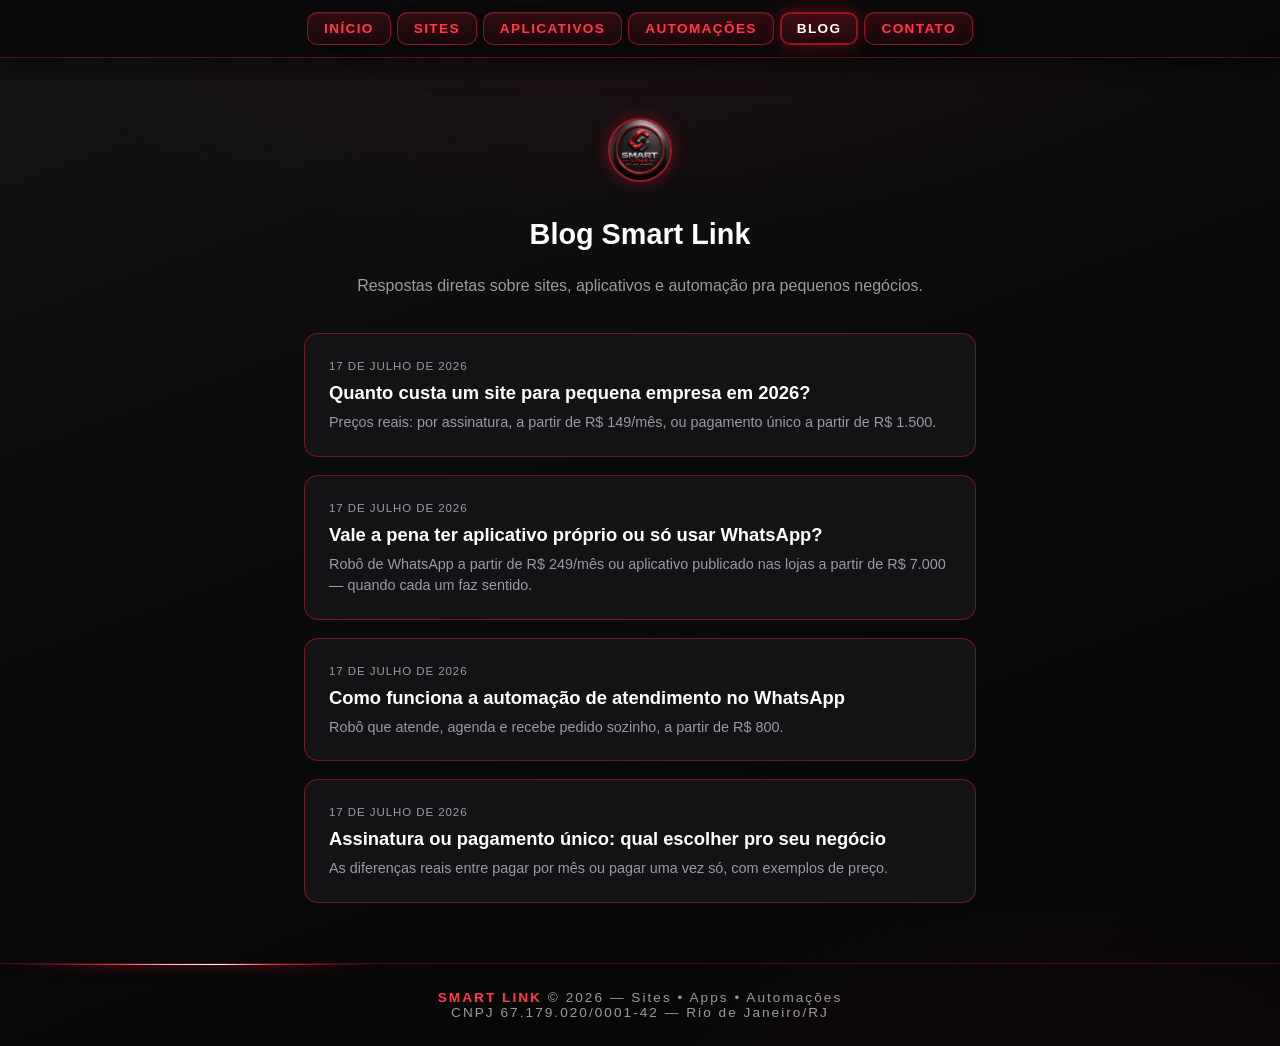
<file: blog/index.html>
<!DOCTYPE html>
<html lang="pt-BR">
<head>
<meta charset="UTF-8">
<meta name="viewport" content="width=device-width, initial-scale=1.0">
<title>Blog — Smart Link | Sites, Apps e Automações</title>
<meta name="description" content="Dicas e respostas diretas sobre criação de sites, aplicativos e automação de atendimento pra pequenos negócios do Rio de Janeiro.">
<link rel="canonical" href="https://www.smartlinkdigital.com.br/blog">
<link rel="icon" type="image/jpeg" href="../favicon.jpg">
<link rel="apple-touch-icon" href="../favicon.jpg">
<link rel="stylesheet" href="../estilo-servicos.css">

<meta property="og:type" content="website">
<meta property="og:locale" content="pt_BR">
<meta property="og:site_name" content="Smart Link">
<meta property="og:title" content="Blog — Smart Link">
<meta property="og:description" content="Dicas e respostas diretas sobre criação de sites, aplicativos e automação de atendimento pra pequenos negócios.">
<meta property="og:url" content="https://www.smartlinkdigital.com.br/blog">
<meta property="og:image" content="https://www.smartlinkdigital.com.br/favicon.jpg">
<meta name="twitter:card" content="summary">

<style>
  .blog-lista{max-width:720px;margin:0 auto;padding:60px 24px 60px;display:flex;flex-direction:column;gap:18px}
  .blog-lista .logo-blog{width:64px;height:64px;border-radius:50%;object-fit:cover;
    border:2px solid rgba(255,30,45,.6);box-shadow:0 0 16px rgba(255,30,45,.35);display:block;margin:0 auto 18px}
  .post-card{background:var(--card);border:1px solid rgba(255,30,45,.4);border-radius:14px;padding:22px 24px;
    text-decoration:none;display:block;transition:.25s;position:relative}
  .post-card:hover{transform:translateY(-4px);border-color:var(--verm-vivo);box-shadow:0 0 24px rgba(255,30,45,.3)}
  .post-card .data{color:var(--cinza);font-size:.72rem;letter-spacing:.08em;text-transform:uppercase}
  .post-card h2{color:#fff;font-size:1.15rem;margin-top:8px;text-transform:none;letter-spacing:0}
  .post-card p{color:var(--cinza);font-size:.9rem;margin-top:8px;line-height:1.5}
</style>
</head>
<body>

<div class="navwrap">
<nav id="menu">
  <a href="/">Início</a>
  <a href="/sites">Sites</a>
  <a href="/aplicativos">Aplicativos</a>
  <a href="/automacoes">Automações</a>
  <a href="/blog" class="ativo">Blog</a>
  <a href="/#contato">Contato</a>
</nav>
</div>

<section class="blog-lista">
  <img src="../favicon.jpg" alt="Smart Link" class="logo-blog">
  <h1 style="text-align:center;color:#fff;font-size:1.8rem;margin-bottom:8px">Blog Smart Link</h1>
  <p style="text-align:center;color:var(--cinza);margin-bottom:20px">Respostas diretas sobre sites, aplicativos e automação pra pequenos negócios.</p>

  <a class="post-card" href="/blog/quanto-custa-um-site">
    <span class="data">17 de julho de 2026</span>
    <h2>Quanto custa um site para pequena empresa em 2026?</h2>
    <p>Preços reais: por assinatura, a partir de R$ 149/mês, ou pagamento único a partir de R$ 1.500.</p>
  </a>

  <a class="post-card" href="/blog/aplicativo-ou-whatsapp">
    <span class="data">17 de julho de 2026</span>
    <h2>Vale a pena ter aplicativo próprio ou só usar WhatsApp?</h2>
    <p>Robô de WhatsApp a partir de R$ 249/mês ou aplicativo publicado nas lojas a partir de R$ 7.000 — quando cada um faz sentido.</p>
  </a>

  <a class="post-card" href="/blog/automacao-atendimento-whatsapp">
    <span class="data">17 de julho de 2026</span>
    <h2>Como funciona a automação de atendimento no WhatsApp</h2>
    <p>Robô que atende, agenda e recebe pedido sozinho, a partir de R$ 800.</p>
  </a>

  <a class="post-card" href="/blog/assinatura-ou-pagamento-unico">
    <span class="data">17 de julho de 2026</span>
    <h2>Assinatura ou pagamento único: qual escolher pro seu negócio</h2>
    <p>As diferenças reais entre pagar por mês ou pagar uma vez só, com exemplos de preço.</p>
  </a>
</section>

<footer><b>SMART LINK</b> © 2026 — Sites • Apps • Automações<br>
CNPJ 67.179.020/0001-42 — Rio de Janeiro/RJ</footer>

<script src="/analytics.js"></script>
</body>
</html>
</file>
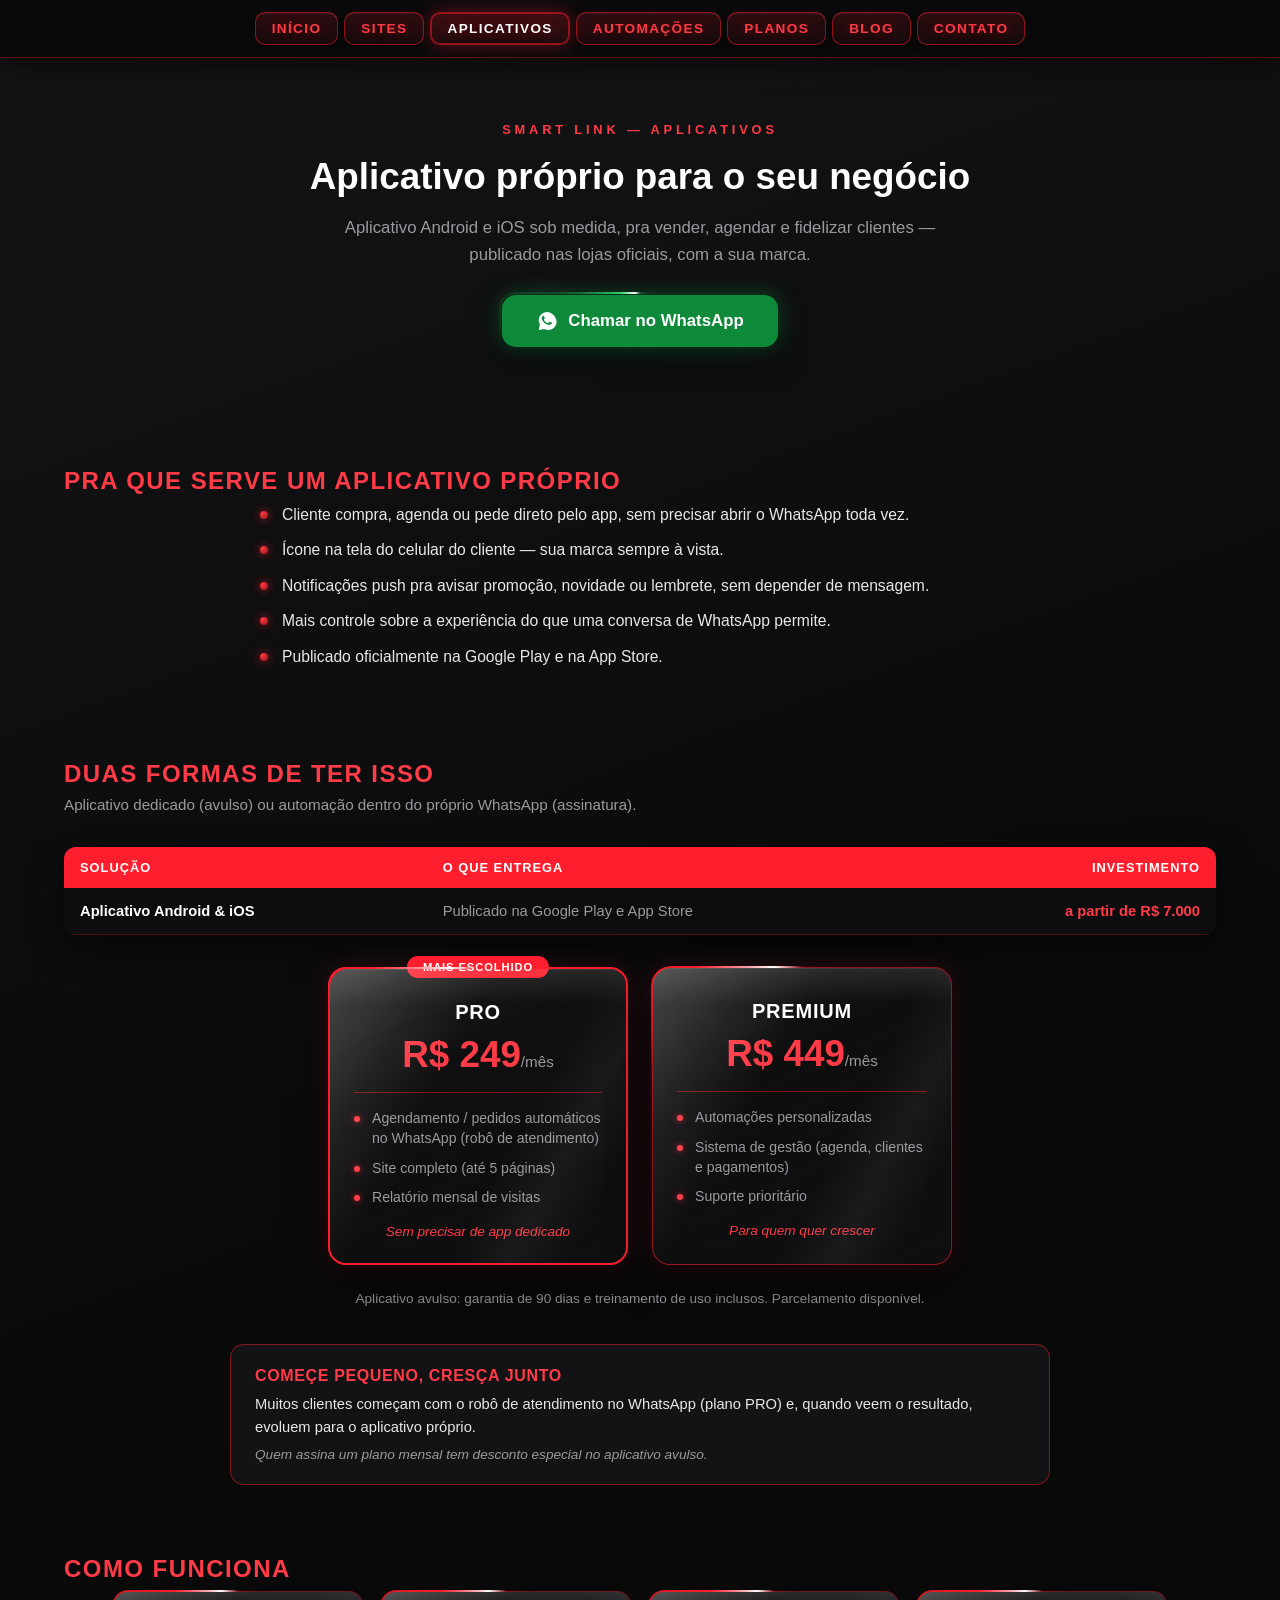
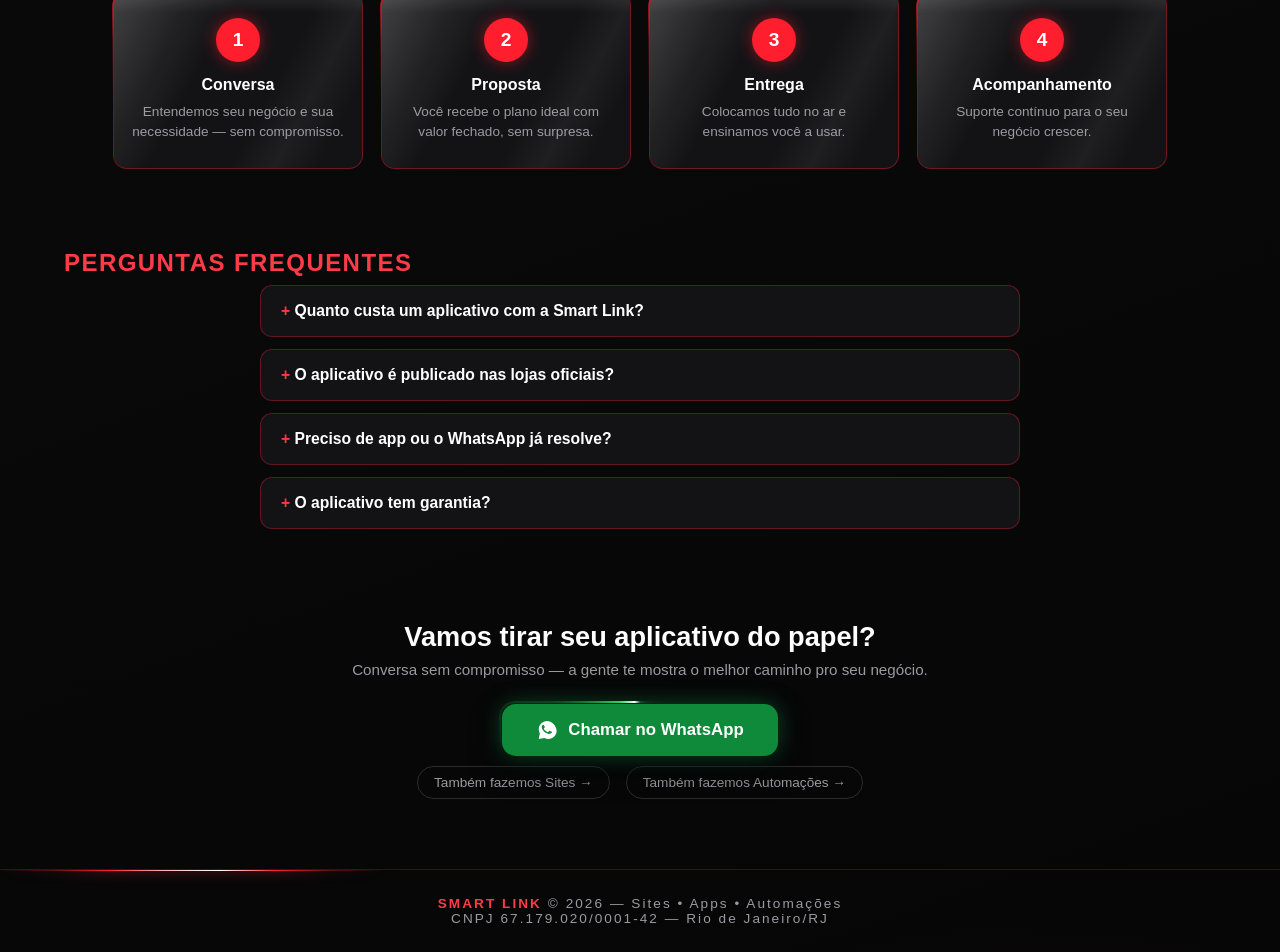
<file: aplicativos.html>
<!DOCTYPE html>
<html lang="pt-BR">
<head>
<meta charset="UTF-8">
<meta name="viewport" content="width=device-width, initial-scale=1.0">
<title>Criação de Aplicativos Android e iOS no Rio de Janeiro — Smart Link</title>
<meta name="description" content="Aplicativo próprio para vender, agendar e fidelizar clientes, publicado na Google Play e App Store. A partir de R$ 7.000, ou incluso nos planos mensais PRO e PREMIUM.">
<link rel="canonical" href="https://www.smartlinkdigital.com.br/aplicativos">
<link rel="icon" type="image/jpeg" href="favicon.jpg">
<link rel="apple-touch-icon" href="favicon.jpg">
<link rel="stylesheet" href="estilo-servicos.css">

<meta property="og:type" content="website">
<meta property="og:locale" content="pt_BR">
<meta property="og:site_name" content="Smart Link">
<meta property="og:title" content="Criação de Aplicativos Android e iOS — Smart Link">
<meta property="og:description" content="Aplicativo próprio para vender, agendar e fidelizar clientes, publicado na Google Play e App Store.">
<meta property="og:url" content="https://www.smartlinkdigital.com.br/aplicativos">
<meta property="og:image" content="https://www.smartlinkdigital.com.br/favicon.jpg">
<meta name="twitter:card" content="summary">

<script type="application/ld+json">
{
  "@context": "https://schema.org",
  "@type": "Service",
  "serviceType": "Criação de aplicativos",
  "provider": { "@type": "LocalBusiness", "name": "Smart Link Digital", "telephone": "+5521975312753", "url": "https://www.smartlinkdigital.com.br/" },
  "areaServed": "Rio de Janeiro",
  "description": "Aplicativos Android e iOS sob medida para pequenos negócios, publicados na Google Play e App Store.",
  "offers": [
    { "@type": "Offer", "name": "Aplicativo avulso", "price": "7000.00", "priceCurrency": "BRL", "description": "Publicado na Google Play e App Store, pagamento único" },
    { "@type": "Offer", "name": "Plano PRO", "price": "249.00", "priceCurrency": "BRL", "description": "Agendamento/pedidos automáticos no WhatsApp, por mês" },
    { "@type": "Offer", "name": "Plano PREMIUM", "price": "449.00", "priceCurrency": "BRL", "description": "Sistema de gestão com agenda, clientes e pagamentos, por mês" }
  ]
}
</script>
<script type="application/ld+json">
{
  "@context": "https://schema.org",
  "@type": "FAQPage",
  "mainEntity": [
    { "@type": "Question", "name": "Quanto custa um aplicativo com a Smart Link?", "acceptedAnswer": { "@type": "Answer", "text": "O aplicativo avulso, publicado na Google Play e App Store, é a partir de R$ 7.000, pagamento único. Já os planos mensais PRO e PREMIUM incluem funções de agendamento, pedidos e gestão dentro do próprio WhatsApp, sem precisar de app dedicado." } },
    { "@type": "Question", "name": "O aplicativo é publicado nas lojas oficiais?", "acceptedAnswer": { "@type": "Answer", "text": "Sim, publicamos na Google Play (Android) e na App Store (iOS)." } },
    { "@type": "Question", "name": "Preciso de app ou o WhatsApp já resolve?", "acceptedAnswer": { "@type": "Answer", "text": "Depende do negócio. Muita gente começa com o robô de atendimento no WhatsApp (planos PRO/PREMIUM) e, quando o volume cresce, evolui para um aplicativo próprio — que dá mais controle, fidelização e uma marca mais forte." } },
    { "@type": "Question", "name": "O aplicativo tem garantia?", "acceptedAnswer": { "@type": "Answer", "text": "Sim, 90 dias de garantia e treinamento de uso incluídos, com opção de parcelamento." } }
  ]
}
</script>
</head>
<body>

<div class="navwrap">
<nav id="menu">
  <a href="/">Início</a>
  <a href="/sites">Sites</a>
  <a href="/aplicativos" class="ativo">Aplicativos</a>
  <a href="/automacoes">Automações</a>
  <a href="/#planos">Planos</a>
  <a href="/blog">Blog</a>
  <a href="/#contato">Contato</a>
</nav>
</div>

<section class="hero-pag">
  <span class="eyebrow">Smart Link — Aplicativos</span>
  <h1>Aplicativo próprio para o seu negócio</h1>
  <p class="frase">Aplicativo Android e iOS sob medida, pra vender, agendar e fidelizar clientes — publicado nas lojas oficiais, com a sua marca.</p>
  <a class="btn-zap" href="https://wa.me/5521975312753?text=Ol%C3%A1!%20Vi%20a%20p%C3%A1gina%20de%20Aplicativos%20e%20quero%20um%20or%C3%A7amento." target="_blank" rel="noopener">
    <span class="neon"></span>
    <svg viewBox="0 0 32 32"><path d="M16 3C9.4 3 4 8.4 4 15c0 2.1.6 4.2 1.6 6L4 29l8.2-1.5c1.7.9 3.7 1.5 5.8 1.5 6.6 0 12-5.4 12-12S22.6 3 16 3zm6.1 16.9c-.3.8-1.5 1.5-2.4 1.7-.6.1-1.4.2-4.1-.9-3.5-1.4-5.7-5-5.9-5.2-.2-.2-1.4-1.9-1.4-3.6s.9-2.5 1.2-2.9c.3-.3.7-.4.9-.4h.6c.2 0 .5-.1.7.6.3.7.9 2.4 1 2.5.1.2.1.4 0 .6-.1.2-.2.4-.4.6l-.6.7c-.2.2-.4.4-.2.8.2.4 1 1.7 2.2 2.7 1.5 1.3 2.8 1.7 3.2 1.9.4.2.6.1.9-.1.2-.3 1-1.2 1.3-1.6.3-.4.5-.3.9-.2.4.1 2.1 1 2.5 1.2.4.2.6.3.7.5.1.1.1.7-.2 1.5z"/></svg>
    Chamar no WhatsApp
  </a>
</section>

<section>
  <h2>Pra que serve um aplicativo próprio</h2>
  <ul class="lista">
    <li>Cliente compra, agenda ou pede direto pelo app, sem precisar abrir o WhatsApp toda vez.</li>
    <li>Ícone na tela do celular do cliente — sua marca sempre à vista.</li>
    <li>Notificações push pra avisar promoção, novidade ou lembrete, sem depender de mensagem.</li>
    <li>Mais controle sobre a experiência do que uma conversa de WhatsApp permite.</li>
    <li>Publicado oficialmente na Google Play e na App Store.</li>
  </ul>
</section>

<section id="planos">
  <h2>Duas formas de ter isso</h2>
  <p class="sub">Aplicativo dedicado (avulso) ou automação dentro do próprio WhatsApp (assinatura).</p>
  <table class="tabela">
    <tr><th>SOLUÇÃO</th><th>O QUE ENTREGA</th><th>INVESTIMENTO</th></tr>
    <tr><td>Aplicativo Android &amp; iOS</td><td>Publicado na Google Play e App Store</td><td>a partir de R$ 7.000</td></tr>
  </table>
  <div class="planos" style="margin-top:32px">
    <div class="plano destaque">
      <span class="neon"></span>
      <span class="glass"></span>
      <span class="tag-top">MAIS ESCOLHIDO</span>
      <h3>PRO</h3>
      <div class="preco">R$ 249<span>/mês</span></div>
      <hr>
      <ul>
        <li>Agendamento / pedidos automáticos no WhatsApp (robô de atendimento)</li>
        <li>Site completo (até 5 páginas)</li>
        <li>Relatório mensal de visitas</li>
      </ul>
      <span class="frase">Sem precisar de app dedicado</span>
    </div>
    <div class="plano">
      <span class="neon"></span>
      <span class="glass"></span>
      <h3>PREMIUM</h3>
      <div class="preco">R$ 449<span>/mês</span></div>
      <hr>
      <ul>
        <li>Automações personalizadas</li>
        <li>Sistema de gestão (agenda, clientes e pagamentos)</li>
        <li>Suporte prioritário</li>
      </ul>
      <span class="frase">Para quem quer crescer</span>
    </div>
  </div>
  <p class="nota">Aplicativo avulso: garantia de 90 dias e treinamento de uso inclusos. Parcelamento disponível.</p>
</section>

<div class="dica">
  <b>COMEÇE PEQUENO, CRESÇA JUNTO</b>
  <p>Muitos clientes começam com o robô de atendimento no WhatsApp (plano PRO) e, quando veem o resultado, evoluem para o aplicativo próprio.</p>
  <em>Quem assina um plano mensal tem desconto especial no aplicativo avulso.</em>
</div>

<section id="como">
  <h2>Como funciona</h2>
  <div class="passos">
    <div class="passo"><span class="neon"></span><span class="glass"></span><div class="num">1</div><h4>Conversa</h4><p>Entendemos seu negócio e sua necessidade — sem compromisso.</p></div>
    <div class="passo"><span class="neon"></span><span class="glass"></span><div class="num">2</div><h4>Proposta</h4><p>Você recebe o plano ideal com valor fechado, sem surpresa.</p></div>
    <div class="passo"><span class="neon"></span><span class="glass"></span><div class="num">3</div><h4>Entrega</h4><p>Colocamos tudo no ar e ensinamos você a usar.</p></div>
    <div class="passo"><span class="neon"></span><span class="glass"></span><div class="num">4</div><h4>Acompanhamento</h4><p>Suporte contínuo para o seu negócio crescer.</p></div>
  </div>
</section>

<section>
  <h2>Perguntas frequentes</h2>
  <div class="faq">
    <details><summary>Quanto custa um aplicativo com a Smart Link?</summary><p>O aplicativo avulso, publicado na Google Play e App Store, é a partir de R$ 7.000, pagamento único. Já os planos mensais PRO e PREMIUM incluem funções de agendamento, pedidos e gestão dentro do próprio WhatsApp, sem precisar de app dedicado.</p></details>
    <details><summary>O aplicativo é publicado nas lojas oficiais?</summary><p>Sim, publicamos na Google Play (Android) e na App Store (iOS).</p></details>
    <details><summary>Preciso de app ou o WhatsApp já resolve?</summary><p>Depende do negócio. Muita gente começa com o robô de atendimento no WhatsApp (planos PRO/PREMIUM) e, quando o volume cresce, evolui para um aplicativo próprio — que dá mais controle, fidelização e uma marca mais forte.</p></details>
    <details><summary>O aplicativo tem garantia?</summary><p>Sim, 90 dias de garantia e treinamento de uso incluídos, com opção de parcelamento.</p></details>
  </div>
</section>

<section class="cta">
  <h2>Vamos tirar seu aplicativo do papel?</h2>
  <p>Conversa sem compromisso — a gente te mostra o melhor caminho pro seu negócio.</p>
  <a class="btn-zap" href="https://wa.me/5521975312753?text=Ol%C3%A1!%20Vi%20a%20p%C3%A1gina%20de%20Aplicativos%20e%20quero%20um%20or%C3%A7amento." target="_blank" rel="noopener">
    <span class="neon"></span>
    <svg viewBox="0 0 32 32"><path d="M16 3C9.4 3 4 8.4 4 15c0 2.1.6 4.2 1.6 6L4 29l8.2-1.5c1.7.9 3.7 1.5 5.8 1.5 6.6 0 12-5.4 12-12S22.6 3 16 3zm6.1 16.9c-.3.8-1.5 1.5-2.4 1.7-.6.1-1.4.2-4.1-.9-3.5-1.4-5.7-5-5.9-5.2-.2-.2-1.4-1.9-1.4-3.6s.9-2.5 1.2-2.9c.3-.3.7-.4.9-.4h.6c.2 0 .5-.1.7.6.3.7.9 2.4 1 2.5.1.2.1.4 0 .6-.1.2-.2.4-.4.6l-.6.7c-.2.2-.4.4-.2.8.2.4 1 1.7 2.2 2.7 1.5 1.3 2.8 1.7 3.2 1.9.4.2.6.1.9-.1.2-.3 1-1.2 1.3-1.6.3-.4.5-.3.9-.2.4.1 2.1 1 2.5 1.2.4.2.6.3.7.5.1.1.1.7-.2 1.5z"/></svg>
    Chamar no WhatsApp
  </a>
  <div class="relacionados">
    <a href="/sites">Também fazemos Sites →</a>
    <a href="/automacoes">Também fazemos Automações →</a>
  </div>
</section>

<footer><b>SMART LINK</b> © 2026 — Sites • Apps • Automações<br>
CNPJ 67.179.020/0001-42 — Rio de Janeiro/RJ</footer>

<script src="/analytics.js"></script>
</body>
</html>
</file>
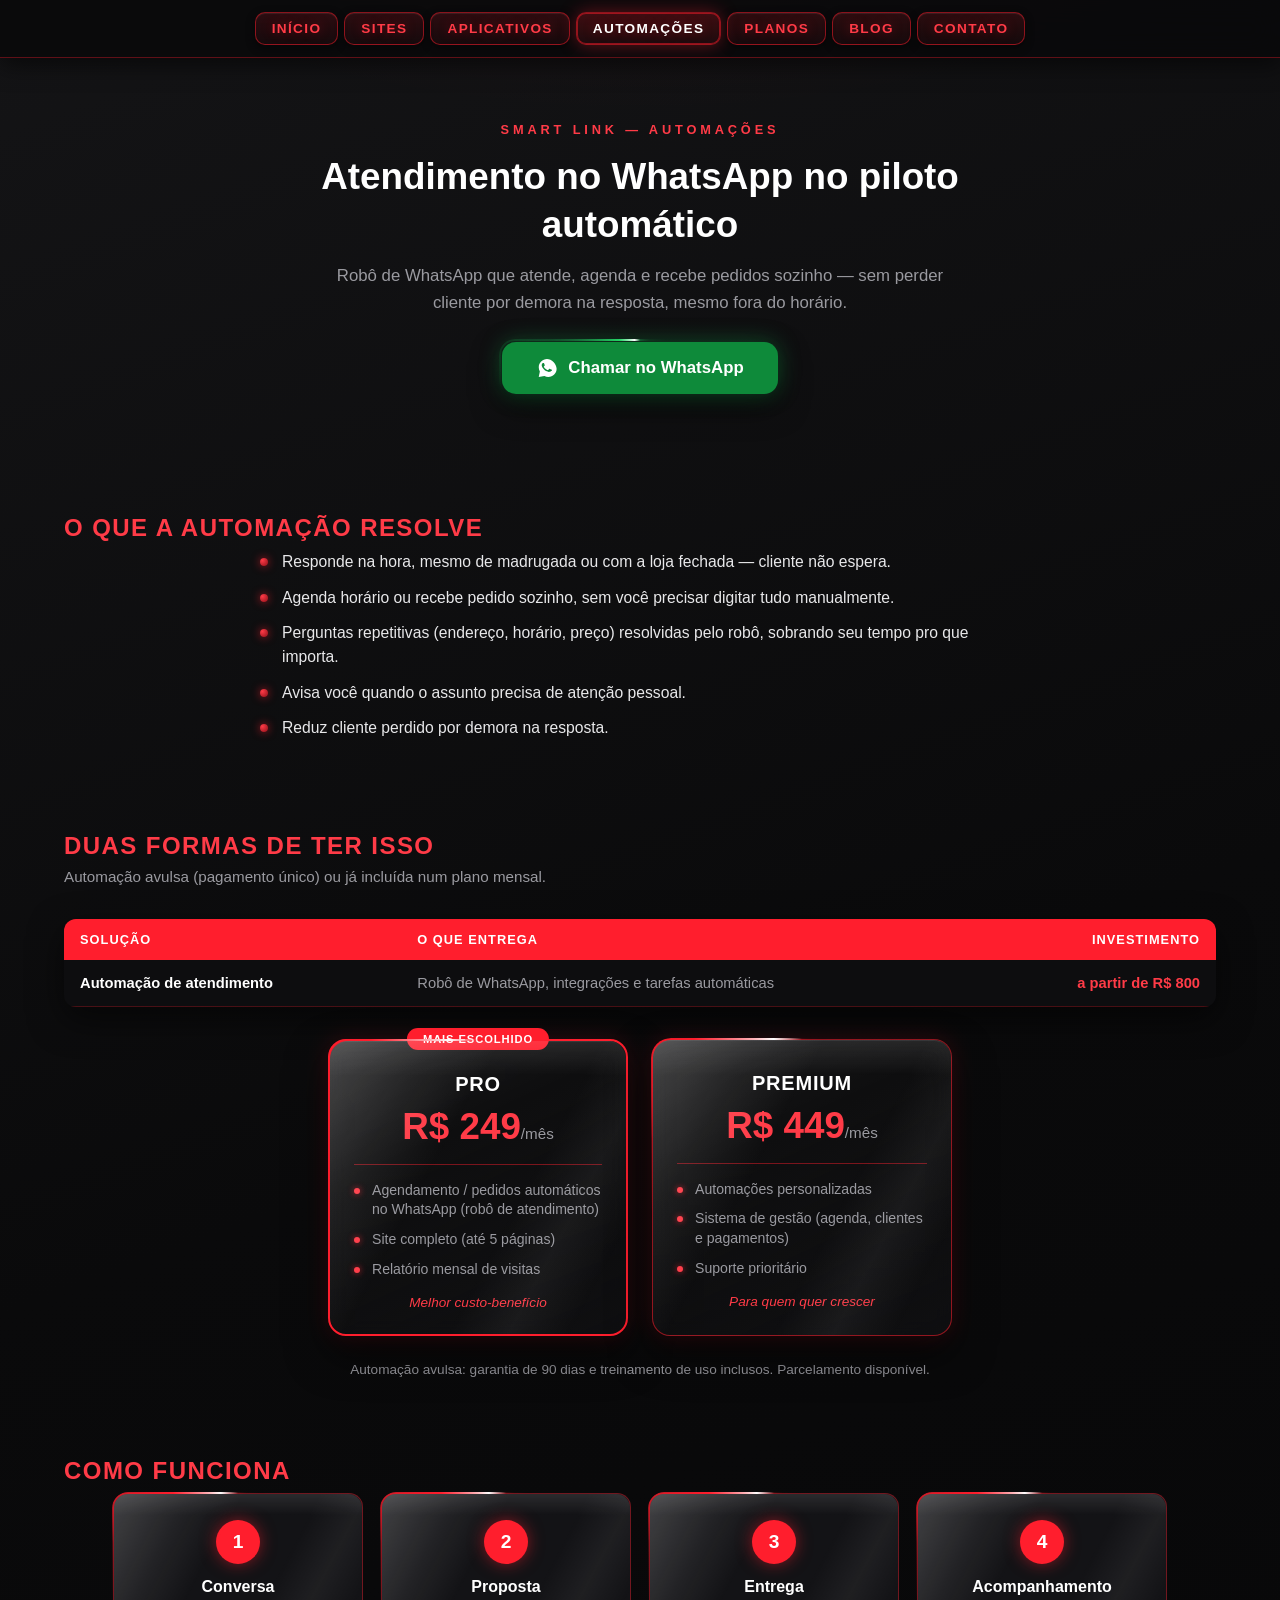
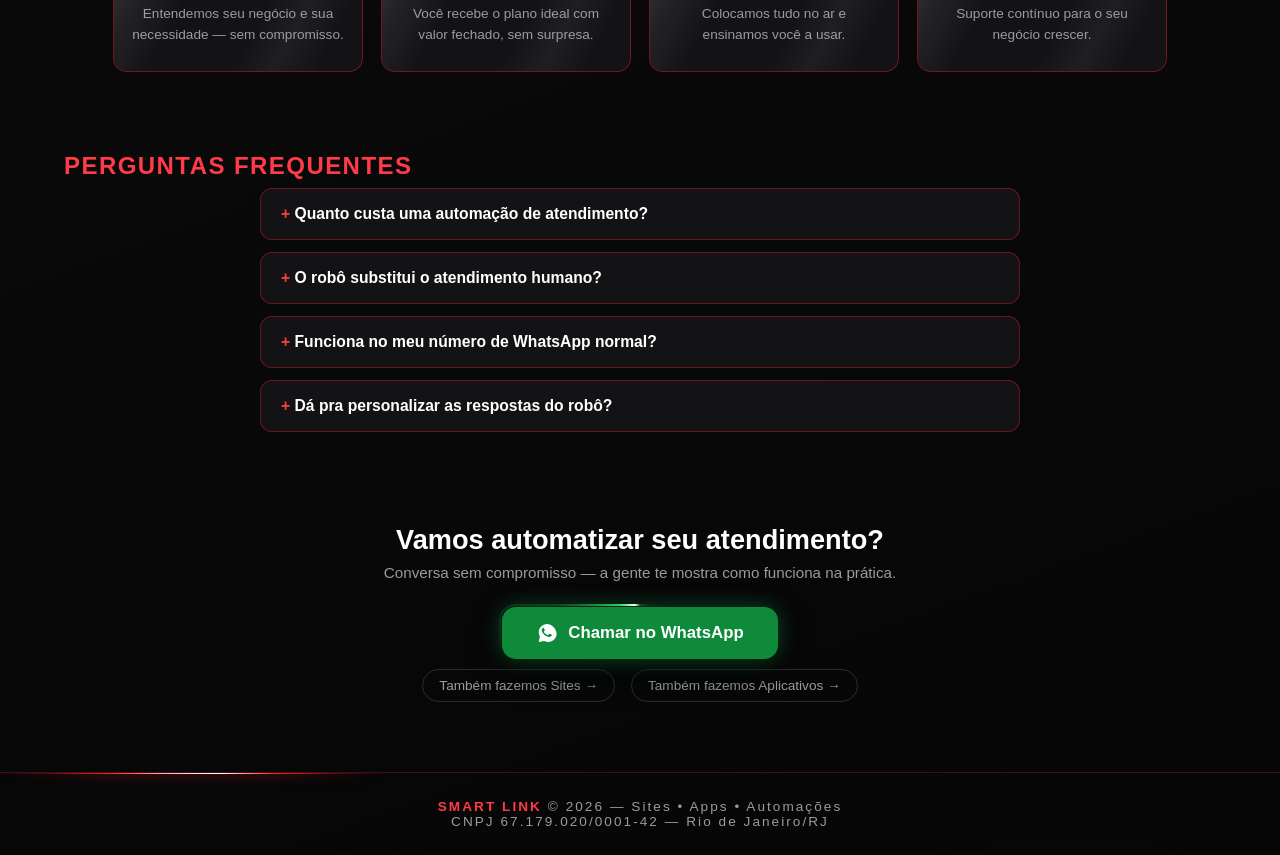
<file: automacoes.html>
<!DOCTYPE html>
<html lang="pt-BR">
<head>
<meta charset="UTF-8">
<meta name="viewport" content="width=device-width, initial-scale=1.0">
<title>Automação de Atendimento no WhatsApp no Rio de Janeiro — Smart Link</title>
<meta name="description" content="Robô de WhatsApp para atendimento, agendamento e pedidos automáticos, sem perder cliente. A partir de R$ 800, ou incluso a partir do plano PRO por R$ 249/mês.">
<link rel="canonical" href="https://www.smartlinkdigital.com.br/automacoes">
<link rel="icon" type="image/jpeg" href="favicon.jpg">
<link rel="apple-touch-icon" href="favicon.jpg">
<link rel="stylesheet" href="estilo-servicos.css">

<meta property="og:type" content="website">
<meta property="og:locale" content="pt_BR">
<meta property="og:site_name" content="Smart Link">
<meta property="og:title" content="Automação de Atendimento no WhatsApp — Smart Link">
<meta property="og:description" content="Robô de WhatsApp para atendimento, agendamento e pedidos automáticos, sem perder cliente.">
<meta property="og:url" content="https://www.smartlinkdigital.com.br/automacoes">
<meta property="og:image" content="https://www.smartlinkdigital.com.br/favicon.jpg">
<meta name="twitter:card" content="summary">

<script type="application/ld+json">
{
  "@context": "https://schema.org",
  "@type": "Service",
  "serviceType": "Automação de atendimento",
  "provider": { "@type": "LocalBusiness", "name": "Smart Link Digital", "telephone": "+5521975312753", "url": "https://www.smartlinkdigital.com.br/" },
  "areaServed": "Rio de Janeiro",
  "description": "Robô de WhatsApp com integrações e tarefas automáticas: atendimento, agendamento e pedidos, sem perder cliente.",
  "offers": [
    { "@type": "Offer", "name": "Automação avulsa", "price": "800.00", "priceCurrency": "BRL", "description": "Robô de WhatsApp, integrações e tarefas automáticas, pagamento único" },
    { "@type": "Offer", "name": "Plano PRO", "price": "249.00", "priceCurrency": "BRL", "description": "Agendamento/pedidos automáticos no WhatsApp, por mês" },
    { "@type": "Offer", "name": "Plano PREMIUM", "price": "449.00", "priceCurrency": "BRL", "description": "Automações personalizadas e sistema de gestão, por mês" }
  ]
}
</script>
<script type="application/ld+json">
{
  "@context": "https://schema.org",
  "@type": "FAQPage",
  "mainEntity": [
    { "@type": "Question", "name": "Quanto custa uma automação de atendimento?", "acceptedAnswer": { "@type": "Answer", "text": "A automação avulsa (robô de WhatsApp, integrações e tarefas automáticas) é a partir de R$ 800, pagamento único. Também está inclusa a partir do plano mensal PRO, por R$ 249/mês." } },
    { "@type": "Question", "name": "O robô substitui o atendimento humano?", "acceptedAnswer": { "@type": "Answer", "text": "Não precisa — o robô cuida do primeiro contato, das perguntas repetitivas e do agendamento/pedido automático, e passa pra você quando o assunto precisa de atenção pessoal." } },
    { "@type": "Question", "name": "Funciona no meu número de WhatsApp normal?", "acceptedAnswer": { "@type": "Answer", "text": "Sim, a automação roda integrada ao seu WhatsApp de atendimento, sem precisar trocar de número." } },
    { "@type": "Question", "name": "Dá pra personalizar as respostas do robô?", "acceptedAnswer": { "@type": "Answer", "text": "Sim, o fluxo é montado de acordo com o seu negócio, e no plano PREMIUM as automações são totalmente personalizadas." } }
  ]
}
</script>
</head>
<body>

<div class="navwrap">
<nav id="menu">
  <a href="/">Início</a>
  <a href="/sites">Sites</a>
  <a href="/aplicativos">Aplicativos</a>
  <a href="/automacoes" class="ativo">Automações</a>
  <a href="/#planos">Planos</a>
  <a href="/blog">Blog</a>
  <a href="/#contato">Contato</a>
</nav>
</div>

<section class="hero-pag">
  <span class="eyebrow">Smart Link — Automações</span>
  <h1>Atendimento no WhatsApp no piloto automático</h1>
  <p class="frase">Robô de WhatsApp que atende, agenda e recebe pedidos sozinho — sem perder cliente por demora na resposta, mesmo fora do horário.</p>
  <a class="btn-zap" href="https://wa.me/5521975312753?text=Ol%C3%A1!%20Vi%20a%20p%C3%A1gina%20de%20Automa%C3%A7%C3%B5es%20e%20quero%20um%20or%C3%A7amento." target="_blank" rel="noopener">
    <span class="neon"></span>
    <svg viewBox="0 0 32 32"><path d="M16 3C9.4 3 4 8.4 4 15c0 2.1.6 4.2 1.6 6L4 29l8.2-1.5c1.7.9 3.7 1.5 5.8 1.5 6.6 0 12-5.4 12-12S22.6 3 16 3zm6.1 16.9c-.3.8-1.5 1.5-2.4 1.7-.6.1-1.4.2-4.1-.9-3.5-1.4-5.7-5-5.9-5.2-.2-.2-1.4-1.9-1.4-3.6s.9-2.5 1.2-2.9c.3-.3.7-.4.9-.4h.6c.2 0 .5-.1.7.6.3.7.9 2.4 1 2.5.1.2.1.4 0 .6-.1.2-.2.4-.4.6l-.6.7c-.2.2-.4.4-.2.8.2.4 1 1.7 2.2 2.7 1.5 1.3 2.8 1.7 3.2 1.9.4.2.6.1.9-.1.2-.3 1-1.2 1.3-1.6.3-.4.5-.3.9-.2.4.1 2.1 1 2.5 1.2.4.2.6.3.7.5.1.1.1.7-.2 1.5z"/></svg>
    Chamar no WhatsApp
  </a>
</section>

<section>
  <h2>O que a automação resolve</h2>
  <ul class="lista">
    <li>Responde na hora, mesmo de madrugada ou com a loja fechada — cliente não espera.</li>
    <li>Agenda horário ou recebe pedido sozinho, sem você precisar digitar tudo manualmente.</li>
    <li>Perguntas repetitivas (endereço, horário, preço) resolvidas pelo robô, sobrando seu tempo pro que importa.</li>
    <li>Avisa você quando o assunto precisa de atenção pessoal.</li>
    <li>Reduz cliente perdido por demora na resposta.</li>
  </ul>
</section>

<section id="planos">
  <h2>Duas formas de ter isso</h2>
  <p class="sub">Automação avulsa (pagamento único) ou já incluída num plano mensal.</p>
  <table class="tabela">
    <tr><th>SOLUÇÃO</th><th>O QUE ENTREGA</th><th>INVESTIMENTO</th></tr>
    <tr><td>Automação de atendimento</td><td>Robô de WhatsApp, integrações e tarefas automáticas</td><td>a partir de R$ 800</td></tr>
  </table>
  <div class="planos" style="margin-top:32px">
    <div class="plano destaque">
      <span class="neon"></span>
      <span class="glass"></span>
      <span class="tag-top">MAIS ESCOLHIDO</span>
      <h3>PRO</h3>
      <div class="preco">R$ 249<span>/mês</span></div>
      <hr>
      <ul>
        <li>Agendamento / pedidos automáticos no WhatsApp (robô de atendimento)</li>
        <li>Site completo (até 5 páginas)</li>
        <li>Relatório mensal de visitas</li>
      </ul>
      <span class="frase">Melhor custo-benefício</span>
    </div>
    <div class="plano">
      <span class="neon"></span>
      <span class="glass"></span>
      <h3>PREMIUM</h3>
      <div class="preco">R$ 449<span>/mês</span></div>
      <hr>
      <ul>
        <li>Automações personalizadas</li>
        <li>Sistema de gestão (agenda, clientes e pagamentos)</li>
        <li>Suporte prioritário</li>
      </ul>
      <span class="frase">Para quem quer crescer</span>
    </div>
  </div>
  <p class="nota">Automação avulsa: garantia de 90 dias e treinamento de uso inclusos. Parcelamento disponível.</p>
</section>

<section id="como">
  <h2>Como funciona</h2>
  <div class="passos">
    <div class="passo"><span class="neon"></span><span class="glass"></span><div class="num">1</div><h4>Conversa</h4><p>Entendemos seu negócio e sua necessidade — sem compromisso.</p></div>
    <div class="passo"><span class="neon"></span><span class="glass"></span><div class="num">2</div><h4>Proposta</h4><p>Você recebe o plano ideal com valor fechado, sem surpresa.</p></div>
    <div class="passo"><span class="neon"></span><span class="glass"></span><div class="num">3</div><h4>Entrega</h4><p>Colocamos tudo no ar e ensinamos você a usar.</p></div>
    <div class="passo"><span class="neon"></span><span class="glass"></span><div class="num">4</div><h4>Acompanhamento</h4><p>Suporte contínuo para o seu negócio crescer.</p></div>
  </div>
</section>

<section>
  <h2>Perguntas frequentes</h2>
  <div class="faq">
    <details><summary>Quanto custa uma automação de atendimento?</summary><p>A automação avulsa (robô de WhatsApp, integrações e tarefas automáticas) é a partir de R$ 800, pagamento único. Também está inclusa a partir do plano mensal PRO, por R$ 249/mês.</p></details>
    <details><summary>O robô substitui o atendimento humano?</summary><p>Não precisa — o robô cuida do primeiro contato, das perguntas repetitivas e do agendamento/pedido automático, e passa pra você quando o assunto precisa de atenção pessoal.</p></details>
    <details><summary>Funciona no meu número de WhatsApp normal?</summary><p>Sim, a automação roda integrada ao seu WhatsApp de atendimento, sem precisar trocar de número.</p></details>
    <details><summary>Dá pra personalizar as respostas do robô?</summary><p>Sim, o fluxo é montado de acordo com o seu negócio, e no plano PREMIUM as automações são totalmente personalizadas.</p></details>
  </div>
</section>

<section class="cta">
  <h2>Vamos automatizar seu atendimento?</h2>
  <p>Conversa sem compromisso — a gente te mostra como funciona na prática.</p>
  <a class="btn-zap" href="https://wa.me/5521975312753?text=Ol%C3%A1!%20Vi%20a%20p%C3%A1gina%20de%20Automa%C3%A7%C3%B5es%20e%20quero%20um%20or%C3%A7amento." target="_blank" rel="noopener">
    <span class="neon"></span>
    <svg viewBox="0 0 32 32"><path d="M16 3C9.4 3 4 8.4 4 15c0 2.1.6 4.2 1.6 6L4 29l8.2-1.5c1.7.9 3.7 1.5 5.8 1.5 6.6 0 12-5.4 12-12S22.6 3 16 3zm6.1 16.9c-.3.8-1.5 1.5-2.4 1.7-.6.1-1.4.2-4.1-.9-3.5-1.4-5.7-5-5.9-5.2-.2-.2-1.4-1.9-1.4-3.6s.9-2.5 1.2-2.9c.3-.3.7-.4.9-.4h.6c.2 0 .5-.1.7.6.3.7.9 2.4 1 2.5.1.2.1.4 0 .6-.1.2-.2.4-.4.6l-.6.7c-.2.2-.4.4-.2.8.2.4 1 1.7 2.2 2.7 1.5 1.3 2.8 1.7 3.2 1.9.4.2.6.1.9-.1.2-.3 1-1.2 1.3-1.6.3-.4.5-.3.9-.2.4.1 2.1 1 2.5 1.2.4.2.6.3.7.5.1.1.1.7-.2 1.5z"/></svg>
    Chamar no WhatsApp
  </a>
  <div class="relacionados">
    <a href="/sites">Também fazemos Sites →</a>
    <a href="/aplicativos">Também fazemos Aplicativos →</a>
  </div>
</section>

<footer><b>SMART LINK</b> © 2026 — Sites • Apps • Automações<br>
CNPJ 67.179.020/0001-42 — Rio de Janeiro/RJ</footer>

<script src="/analytics.js"></script>
</body>
</html>
</file>
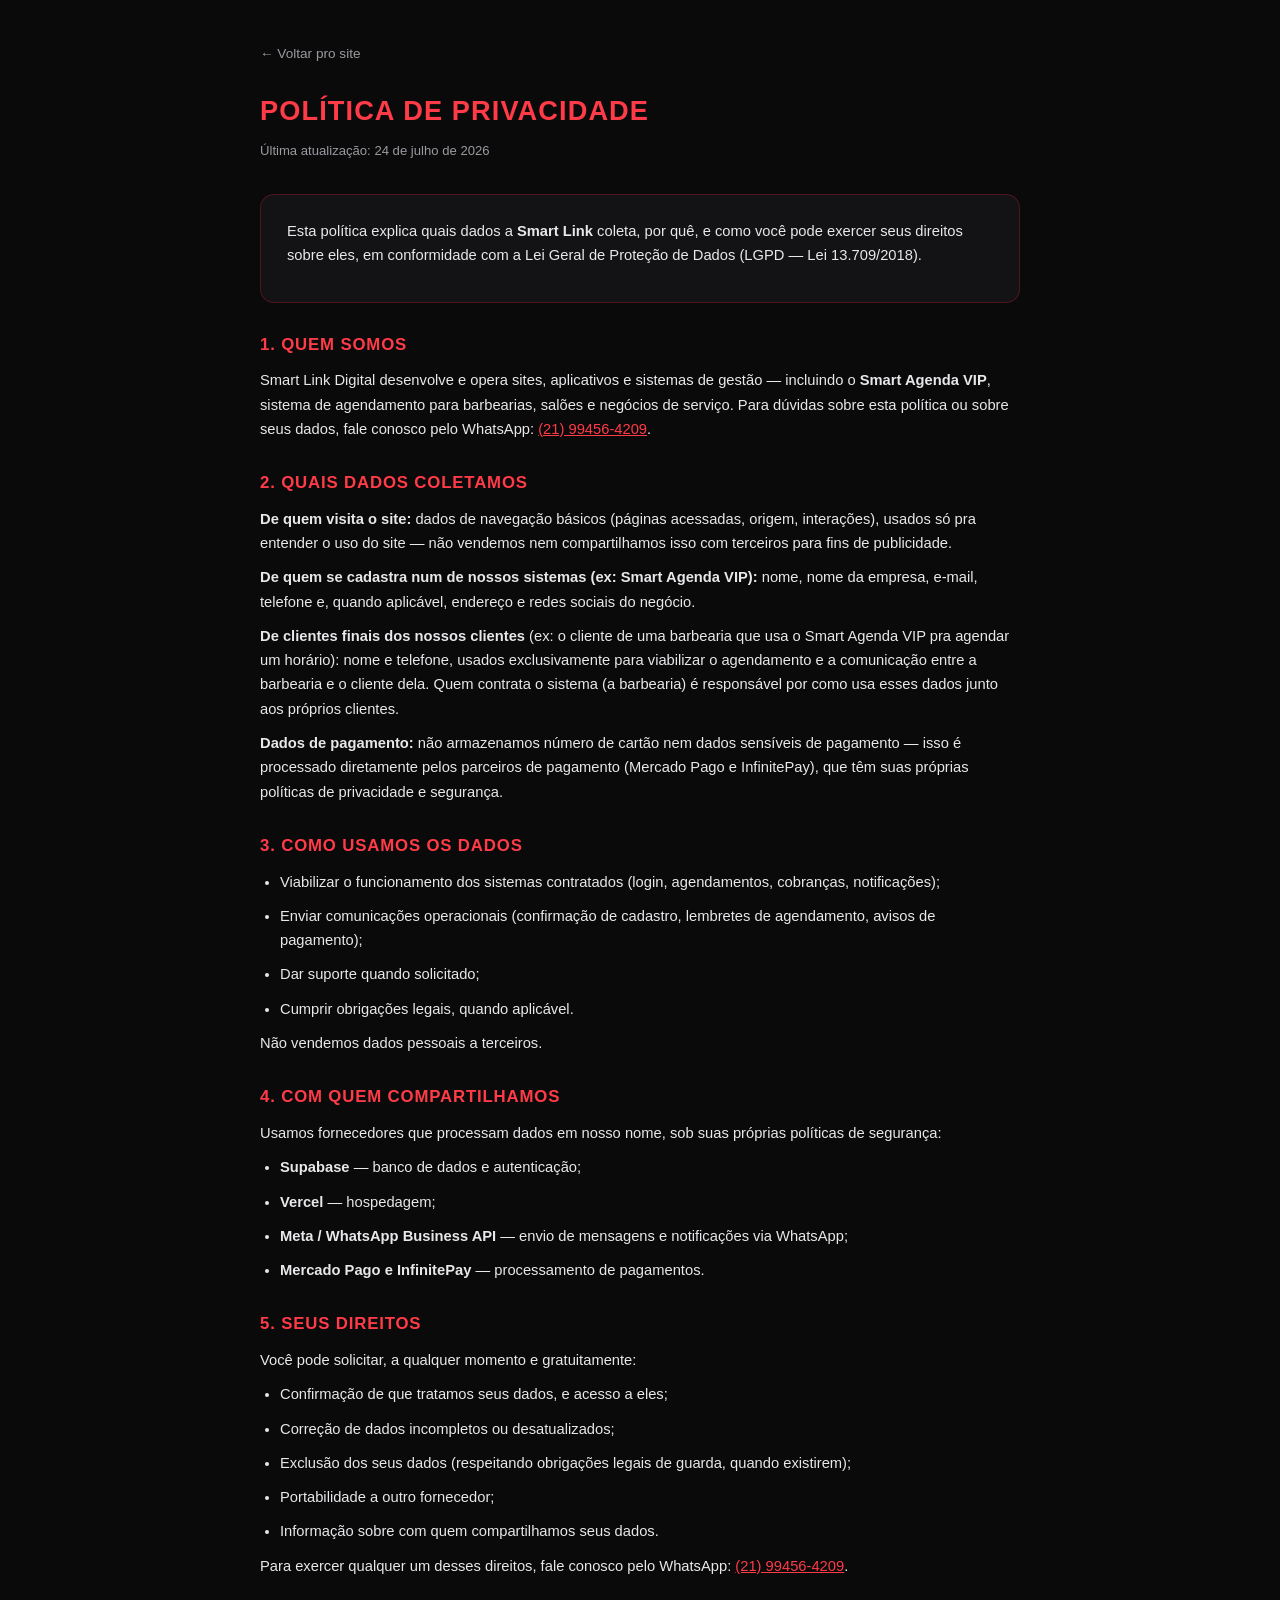
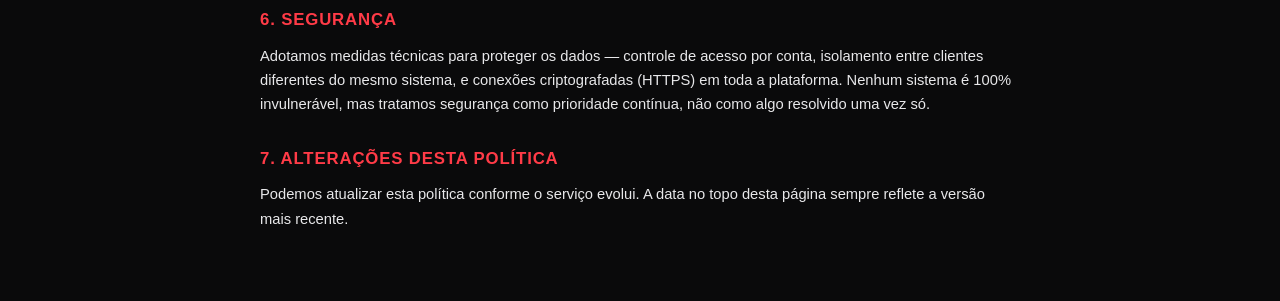
<file: politica-de-privacidade.html>
<!DOCTYPE html>
<html lang="pt-BR">
<head>
<meta charset="UTF-8" />
<meta name="viewport" content="width=device-width, initial-scale=1.0" />
<title>Política de Privacidade — Smart Link</title>
<style>
  :root{
    --preto:#0a0a0b; --card:#131316; --verm:#ff1e2d; --verm-vivo:#ff3b47;
    --prata:#e8e8ea; --cinza:#9a9aa0;
  }
  *{box-sizing:border-box;margin:0;padding:0}
  body{
    font-family:'Segoe UI',Arial,Helvetica,sans-serif;color:var(--prata);background-color:var(--preto);
    line-height:1.65;padding:40px 18px 60px;
  }
  .caixa{max-width:760px;margin:0 auto}
  h1{color:var(--verm-vivo);font-size:1.7rem;margin-bottom:6px;text-transform:uppercase;letter-spacing:.04em}
  .atualizado{color:var(--cinza);font-size:.82rem;margin-bottom:32px}
  h2{color:var(--verm-vivo);font-size:1.05rem;margin:28px 0 10px;text-transform:uppercase;letter-spacing:.05em}
  p, li{color:var(--prata);font-size:.92rem;margin-bottom:10px}
  ul{padding-left:20px;margin-bottom:10px}
  a{color:var(--verm-vivo)}
  .voltar{display:inline-block;margin-bottom:24px;color:var(--cinza);font-size:.85rem;text-decoration:none}
  .voltar:hover{color:var(--verm-vivo)}
  .card{background:var(--card);border:1px solid rgba(255,30,45,.25);border-radius:14px;padding:24px 26px;margin-bottom:16px}
</style>
</head>
<body>
<div class="caixa">
  <a class="voltar" href="index.html">← Voltar pro site</a>
  <h1>Política de Privacidade</h1>
  <p class="atualizado">Última atualização: 24 de julho de 2026</p>

  <div class="card">
    <p>Esta política explica quais dados a <b>Smart Link</b> coleta, por quê, e como você pode exercer seus direitos sobre eles, em conformidade com a Lei Geral de Proteção de Dados (LGPD — Lei 13.709/2018).</p>
  </div>

  <h2>1. Quem somos</h2>
  <p>Smart Link Digital desenvolve e opera sites, aplicativos e sistemas de gestão — incluindo o <b>Smart Agenda VIP</b>, sistema de agendamento para barbearias, salões e negócios de serviço. Para dúvidas sobre esta política ou sobre seus dados, fale conosco pelo WhatsApp: <a href="https://wa.me/5521994564209" target="_blank">(21) 99456-4209</a>.</p>

  <h2>2. Quais dados coletamos</h2>
  <p><b>De quem visita o site:</b> dados de navegação básicos (páginas acessadas, origem, interações), usados só pra entender o uso do site — não vendemos nem compartilhamos isso com terceiros para fins de publicidade.</p>
  <p><b>De quem se cadastra num de nossos sistemas (ex: Smart Agenda VIP):</b> nome, nome da empresa, e-mail, telefone e, quando aplicável, endereço e redes sociais do negócio.</p>
  <p><b>De clientes finais dos nossos clientes</b> (ex: o cliente de uma barbearia que usa o Smart Agenda VIP pra agendar um horário): nome e telefone, usados exclusivamente para viabilizar o agendamento e a comunicação entre a barbearia e o cliente dela. Quem contrata o sistema (a barbearia) é responsável por como usa esses dados junto aos próprios clientes.</p>
  <p><b>Dados de pagamento:</b> não armazenamos número de cartão nem dados sensíveis de pagamento — isso é processado diretamente pelos parceiros de pagamento (Mercado Pago e InfinitePay), que têm suas próprias políticas de privacidade e segurança.</p>

  <h2>3. Como usamos os dados</h2>
  <ul>
    <li>Viabilizar o funcionamento dos sistemas contratados (login, agendamentos, cobranças, notificações);</li>
    <li>Enviar comunicações operacionais (confirmação de cadastro, lembretes de agendamento, avisos de pagamento);</li>
    <li>Dar suporte quando solicitado;</li>
    <li>Cumprir obrigações legais, quando aplicável.</li>
  </ul>
  <p>Não vendemos dados pessoais a terceiros.</p>

  <h2>4. Com quem compartilhamos</h2>
  <p>Usamos fornecedores que processam dados em nosso nome, sob suas próprias políticas de segurança:</p>
  <ul>
    <li><b>Supabase</b> — banco de dados e autenticação;</li>
    <li><b>Vercel</b> — hospedagem;</li>
    <li><b>Meta / WhatsApp Business API</b> — envio de mensagens e notificações via WhatsApp;</li>
    <li><b>Mercado Pago e InfinitePay</b> — processamento de pagamentos.</li>
  </ul>

  <h2>5. Seus direitos</h2>
  <p>Você pode solicitar, a qualquer momento e gratuitamente:</p>
  <ul>
    <li>Confirmação de que tratamos seus dados, e acesso a eles;</li>
    <li>Correção de dados incompletos ou desatualizados;</li>
    <li>Exclusão dos seus dados (respeitando obrigações legais de guarda, quando existirem);</li>
    <li>Portabilidade a outro fornecedor;</li>
    <li>Informação sobre com quem compartilhamos seus dados.</li>
  </ul>
  <p>Para exercer qualquer um desses direitos, fale conosco pelo WhatsApp: <a href="https://wa.me/5521994564209" target="_blank">(21) 99456-4209</a>.</p>

  <h2>6. Segurança</h2>
  <p>Adotamos medidas técnicas para proteger os dados — controle de acesso por conta, isolamento entre clientes diferentes do mesmo sistema, e conexões criptografadas (HTTPS) em toda a plataforma. Nenhum sistema é 100% invulnerável, mas tratamos segurança como prioridade contínua, não como algo resolvido uma vez só.</p>

  <h2>7. Alterações desta política</h2>
  <p>Podemos atualizar esta política conforme o serviço evolui. A data no topo desta página sempre reflete a versão mais recente.</p>
</div>
</body>
</html>
</file>
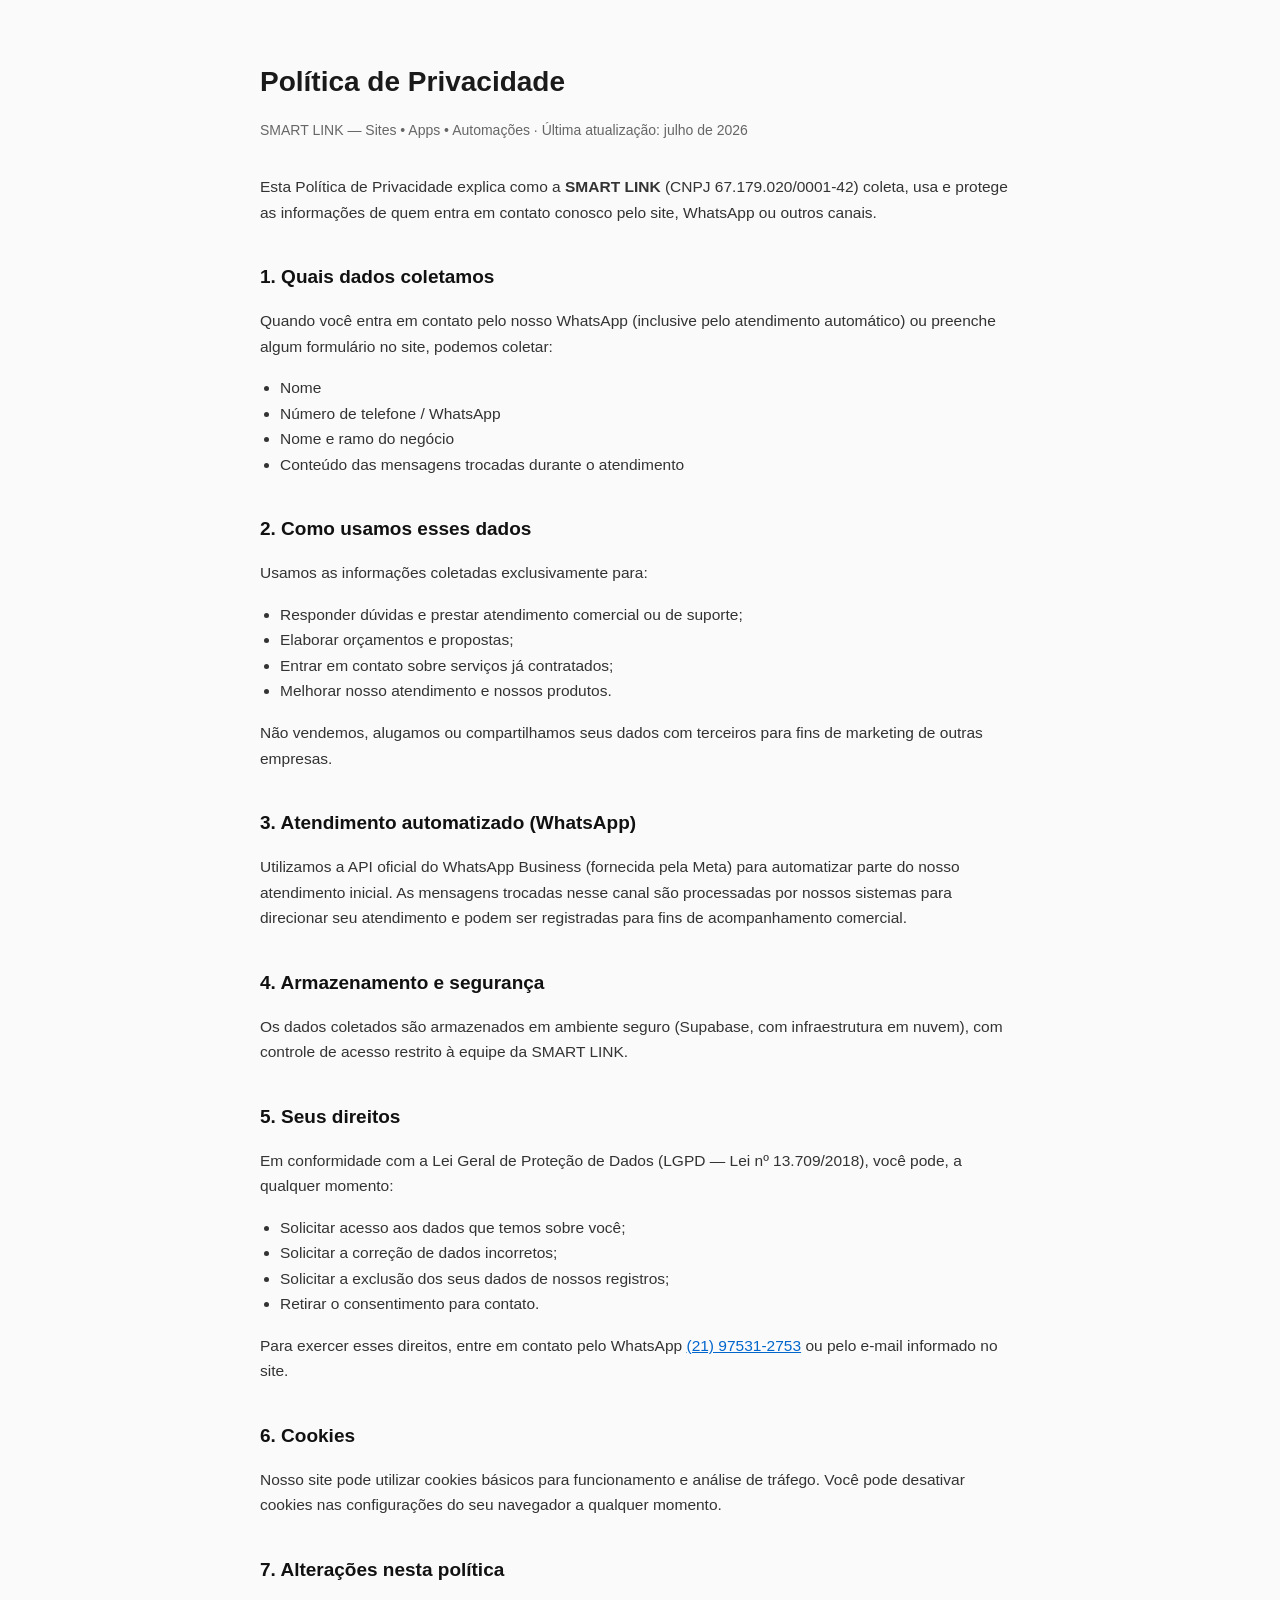
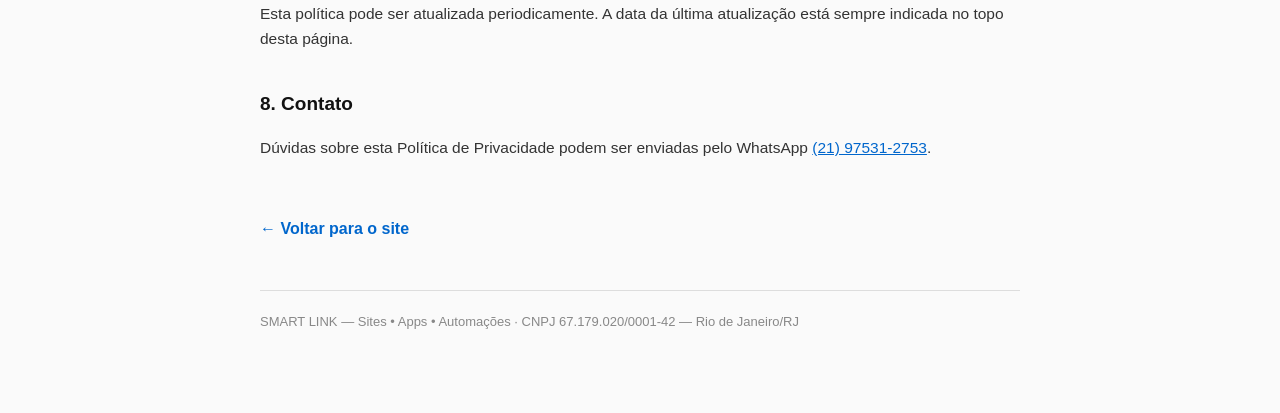
<file: privacidade.html>
<!DOCTYPE html>
<html lang="pt-BR">
<head>
<meta charset="UTF-8">
<meta name="viewport" content="width=device-width, initial-scale=1.0">
<title>Política de Privacidade — SMART LINK</title>
<style>
  body {
    font-family: -apple-system, BlinkMacSystemFont, 'Segoe UI', Roboto, Arial, sans-serif;
    max-width: 760px;
    margin: 0 auto;
    padding: 40px 20px 80px;
    line-height: 1.65;
    color: #1a1a1a;
    background: #fafafa;
  }
  h1 { font-size: 28px; margin-bottom: 4px; }
  .subtitle { color: #666; margin-bottom: 32px; font-size: 14px; }
  h2 { font-size: 19px; margin-top: 36px; margin-bottom: 10px; color: #111; }
  p, li { font-size: 15.5px; color: #333; }
  ul { padding-left: 20px; }
  a { color: #0066cc; }
  .voltar { display: inline-block; margin-top: 40px; text-decoration: none; color: #0066cc; font-weight: 600; }
  footer { margin-top: 48px; padding-top: 20px; border-top: 1px solid #ddd; font-size: 13px; color: #888; }
</style>
</head>
<body>

<h1>Política de Privacidade</h1>
<p class="subtitle">SMART LINK — Sites • Apps • Automações · Última atualização: julho de 2026</p>

<p>Esta Política de Privacidade explica como a <strong>SMART LINK</strong> (CNPJ 67.179.020/0001-42) coleta, usa e protege as informações de quem entra em contato conosco pelo site, WhatsApp ou outros canais.</p>

<h2>1. Quais dados coletamos</h2>
<p>Quando você entra em contato pelo nosso WhatsApp (inclusive pelo atendimento automático) ou preenche algum formulário no site, podemos coletar:</p>
<ul>
  <li>Nome</li>
  <li>Número de telefone / WhatsApp</li>
  <li>Nome e ramo do negócio</li>
  <li>Conteúdo das mensagens trocadas durante o atendimento</li>
</ul>

<h2>2. Como usamos esses dados</h2>
<p>Usamos as informações coletadas exclusivamente para:</p>
<ul>
  <li>Responder dúvidas e prestar atendimento comercial ou de suporte;</li>
  <li>Elaborar orçamentos e propostas;</li>
  <li>Entrar em contato sobre serviços já contratados;</li>
  <li>Melhorar nosso atendimento e nossos produtos.</li>
</ul>
<p>Não vendemos, alugamos ou compartilhamos seus dados com terceiros para fins de marketing de outras empresas.</p>

<h2>3. Atendimento automatizado (WhatsApp)</h2>
<p>Utilizamos a API oficial do WhatsApp Business (fornecida pela Meta) para automatizar parte do nosso atendimento inicial. As mensagens trocadas nesse canal são processadas por nossos sistemas para direcionar seu atendimento e podem ser registradas para fins de acompanhamento comercial.</p>

<h2>4. Armazenamento e segurança</h2>
<p>Os dados coletados são armazenados em ambiente seguro (Supabase, com infraestrutura em nuvem), com controle de acesso restrito à equipe da SMART LINK.</p>

<h2>5. Seus direitos</h2>
<p>Em conformidade com a Lei Geral de Proteção de Dados (LGPD — Lei nº 13.709/2018), você pode, a qualquer momento:</p>
<ul>
  <li>Solicitar acesso aos dados que temos sobre você;</li>
  <li>Solicitar a correção de dados incorretos;</li>
  <li>Solicitar a exclusão dos seus dados de nossos registros;</li>
  <li>Retirar o consentimento para contato.</li>
</ul>
<p>Para exercer esses direitos, entre em contato pelo WhatsApp <a href="https://wa.me/5521975312753">(21) 97531-2753</a> ou pelo e-mail informado no site.</p>

<h2>6. Cookies</h2>
<p>Nosso site pode utilizar cookies básicos para funcionamento e análise de tráfego. Você pode desativar cookies nas configurações do seu navegador a qualquer momento.</p>

<h2>7. Alterações nesta política</h2>
<p>Esta política pode ser atualizada periodicamente. A data da última atualização está sempre indicada no topo desta página.</p>

<h2>8. Contato</h2>
<p>Dúvidas sobre esta Política de Privacidade podem ser enviadas pelo WhatsApp <a href="https://wa.me/5521975312753">(21) 97531-2753</a>.</p>

<a class="voltar" href="/">&larr; Voltar para o site</a>

<footer>
  SMART LINK — Sites • Apps • Automações · CNPJ 67.179.020/0001-42 — Rio de Janeiro/RJ
</footer>

<script src="/analytics.js"></script>
</body>
</html>
</file>
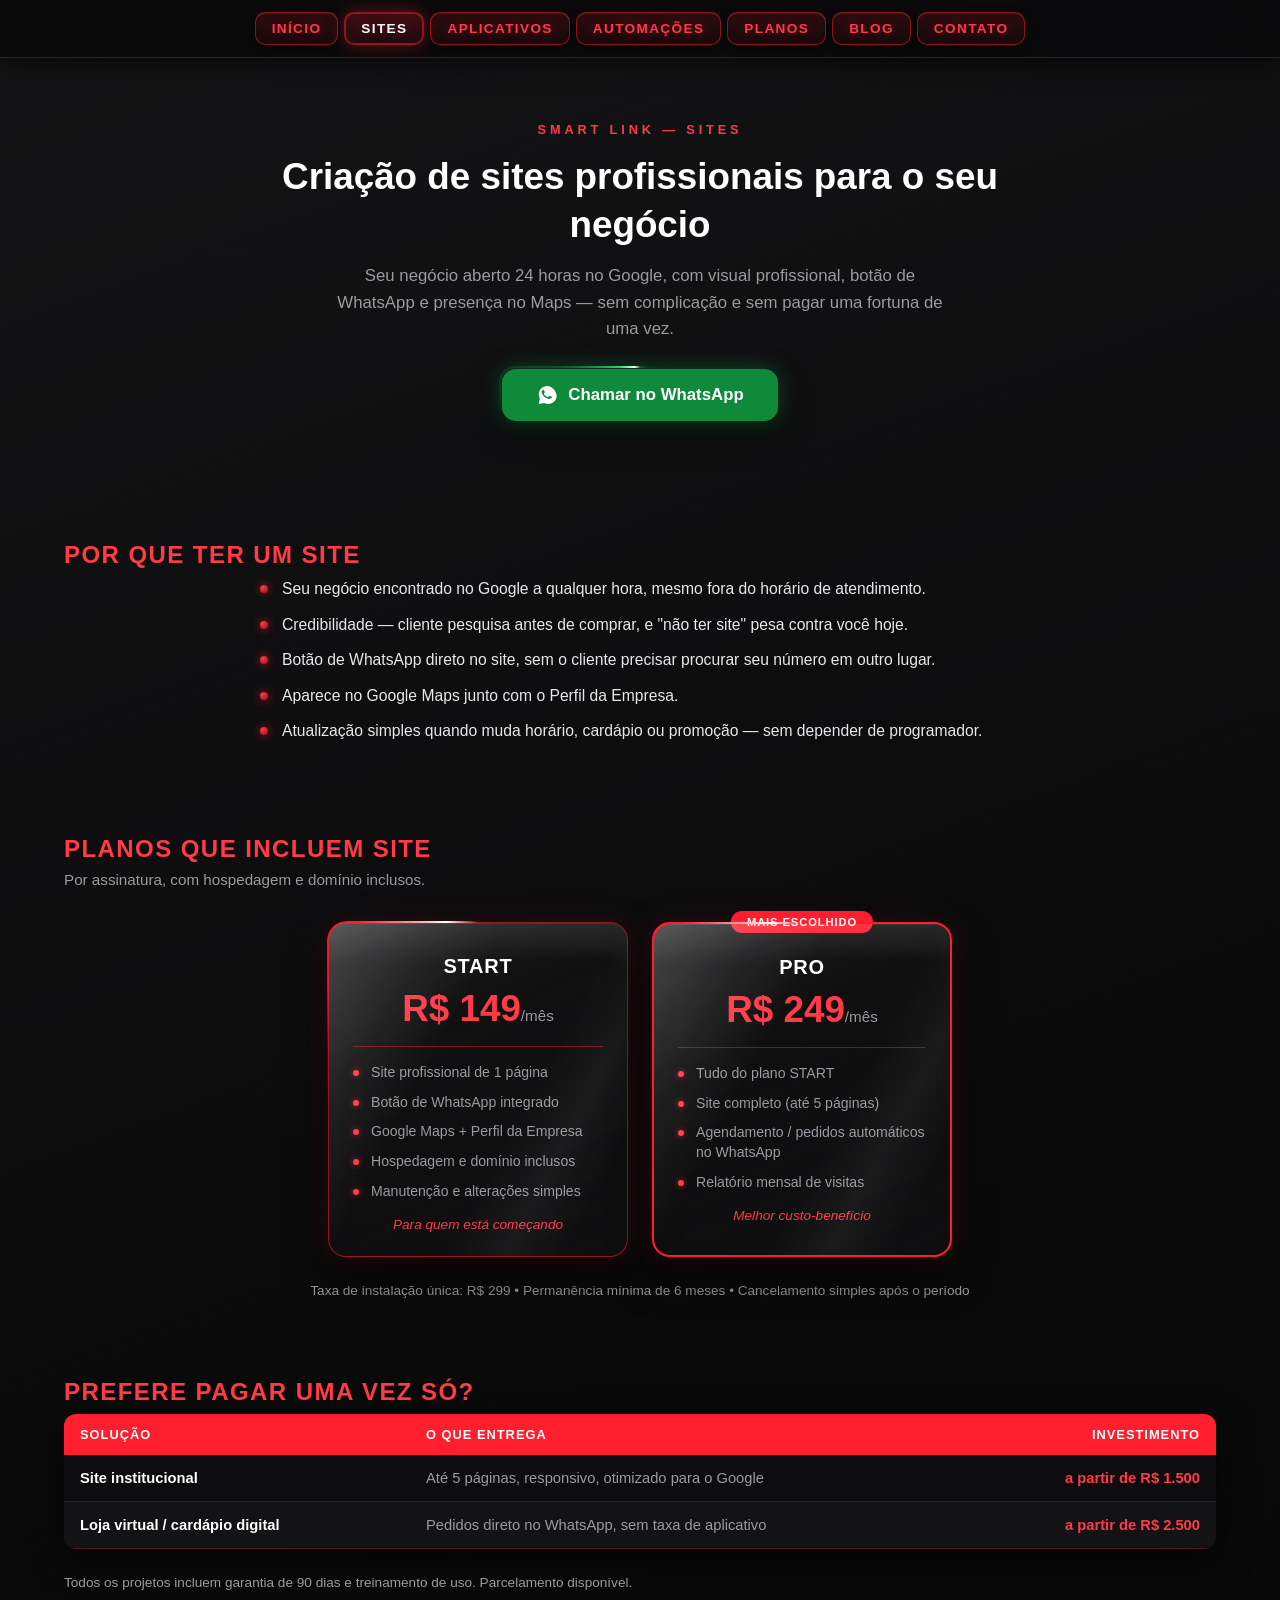
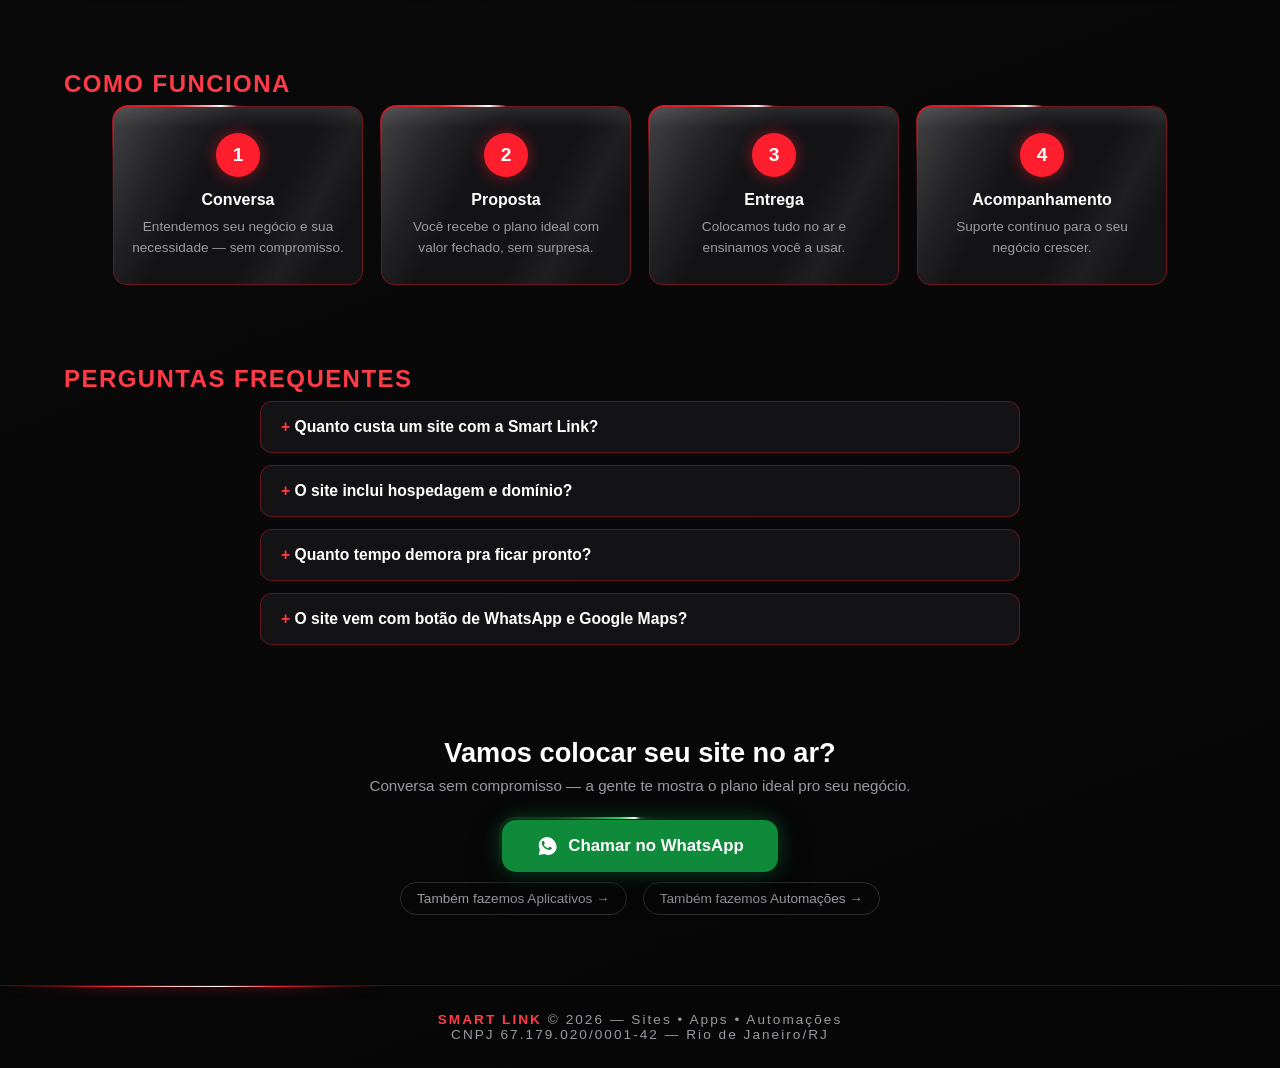
<file: sites.html>
<!DOCTYPE html>
<html lang="pt-BR">
<head>
<meta charset="UTF-8">
<meta name="viewport" content="width=device-width, initial-scale=1.0">
<title>Criação de Sites Profissionais no Rio de Janeiro — Smart Link</title>
<meta name="description" content="Site profissional para o seu negócio, a partir de R$ 149/mês, com hospedagem e domínio inclusos. Ou pagamento único a partir de R$ 1.500. Entrega rápida, no ar em poucos dias.">
<link rel="canonical" href="https://www.smartlinkdigital.com.br/sites">
<link rel="icon" type="image/jpeg" href="favicon.jpg">
<link rel="apple-touch-icon" href="favicon.jpg">
<link rel="stylesheet" href="estilo-servicos.css">

<meta property="og:type" content="website">
<meta property="og:locale" content="pt_BR">
<meta property="og:site_name" content="Smart Link">
<meta property="og:title" content="Criação de Sites Profissionais no Rio de Janeiro — Smart Link">
<meta property="og:description" content="Site profissional para o seu negócio, a partir de R$ 149/mês, com hospedagem e domínio inclusos.">
<meta property="og:url" content="https://www.smartlinkdigital.com.br/sites">
<meta property="og:image" content="https://www.smartlinkdigital.com.br/favicon.jpg">
<meta name="twitter:card" content="summary">

<script type="application/ld+json">
{
  "@context": "https://schema.org",
  "@type": "Service",
  "serviceType": "Criação de sites",
  "provider": { "@type": "LocalBusiness", "name": "Smart Link Digital", "telephone": "+5521975312753", "url": "https://www.smartlinkdigital.com.br/" },
  "areaServed": "Rio de Janeiro",
  "description": "Criação de sites profissionais para pequenos negócios, por assinatura mensal ou pagamento único, com hospedagem e domínio inclusos.",
  "offers": [
    { "@type": "Offer", "name": "Plano START", "price": "149.00", "priceCurrency": "BRL", "description": "Site profissional de 1 página, por mês" },
    { "@type": "Offer", "name": "Plano PRO", "price": "249.00", "priceCurrency": "BRL", "description": "Site completo de até 5 páginas, por mês" },
    { "@type": "Offer", "name": "Site institucional avulso", "price": "1500.00", "priceCurrency": "BRL", "description": "Pagamento único, até 5 páginas" }
  ]
}
</script>
<script type="application/ld+json">
{
  "@context": "https://schema.org",
  "@type": "FAQPage",
  "mainEntity": [
    { "@type": "Question", "name": "Quanto custa um site com a Smart Link?", "acceptedAnswer": { "@type": "Answer", "text": "A partir de R$ 149/mês no plano START (site de 1 página), com taxa de instalação única de R$ 299. Quem prefere pagar uma vez só, o site institucional avulso sai a partir de R$ 1.500, com até 5 páginas." } },
    { "@type": "Question", "name": "O site inclui hospedagem e domínio?", "acceptedAnswer": { "@type": "Answer", "text": "Sim, nos planos por assinatura a hospedagem e o domínio já estão inclusos no valor mensal." } },
    { "@type": "Question", "name": "Quanto tempo demora pra ficar pronto?", "acceptedAnswer": { "@type": "Answer", "text": "O processo tem 4 etapas: conversa inicial, proposta com valor fechado, entrega do site no ar, e acompanhamento contínuo depois disso. Sites simples costumam ficar prontos em poucos dias." } },
    { "@type": "Question", "name": "O site vem com botão de WhatsApp e Google Maps?", "acceptedAnswer": { "@type": "Answer", "text": "Sim, já incluso desde o plano START: botão de WhatsApp integrado e presença no Google Maps / Perfil da Empresa." } }
  ]
}
</script>
</head>
<body>

<div class="navwrap">
<nav id="menu">
  <a href="/">Início</a>
  <a href="/sites" class="ativo">Sites</a>
  <a href="/aplicativos">Aplicativos</a>
  <a href="/automacoes">Automações</a>
  <a href="/#planos">Planos</a>
  <a href="/blog">Blog</a>
  <a href="/#contato">Contato</a>
</nav>
</div>

<section class="hero-pag">
  <span class="eyebrow">Smart Link — Sites</span>
  <h1>Criação de sites profissionais para o seu negócio</h1>
  <p class="frase">Seu negócio aberto 24 horas no Google, com visual profissional, botão de WhatsApp e presença no Maps — sem complicação e sem pagar uma fortuna de uma vez.</p>
  <a class="btn-zap" href="https://wa.me/5521975312753?text=Ol%C3%A1!%20Vi%20a%20p%C3%A1gina%20de%20Sites%20e%20quero%20um%20or%C3%A7amento." target="_blank" rel="noopener">
    <span class="neon"></span>
    <svg viewBox="0 0 32 32"><path d="M16 3C9.4 3 4 8.4 4 15c0 2.1.6 4.2 1.6 6L4 29l8.2-1.5c1.7.9 3.7 1.5 5.8 1.5 6.6 0 12-5.4 12-12S22.6 3 16 3zm6.1 16.9c-.3.8-1.5 1.5-2.4 1.7-.6.1-1.4.2-4.1-.9-3.5-1.4-5.7-5-5.9-5.2-.2-.2-1.4-1.9-1.4-3.6s.9-2.5 1.2-2.9c.3-.3.7-.4.9-.4h.6c.2 0 .5-.1.7.6.3.7.9 2.4 1 2.5.1.2.1.4 0 .6-.1.2-.2.4-.4.6l-.6.7c-.2.2-.4.4-.2.8.2.4 1 1.7 2.2 2.7 1.5 1.3 2.8 1.7 3.2 1.9.4.2.6.1.9-.1.2-.3 1-1.2 1.3-1.6.3-.4.5-.3.9-.2.4.1 2.1 1 2.5 1.2.4.2.6.3.7.5.1.1.1.7-.2 1.5z"/></svg>
    Chamar no WhatsApp
  </a>
</section>

<section>
  <h2>Por que ter um site</h2>
  <ul class="lista">
    <li>Seu negócio encontrado no Google a qualquer hora, mesmo fora do horário de atendimento.</li>
    <li>Credibilidade — cliente pesquisa antes de comprar, e "não ter site" pesa contra você hoje.</li>
    <li>Botão de WhatsApp direto no site, sem o cliente precisar procurar seu número em outro lugar.</li>
    <li>Aparece no Google Maps junto com o Perfil da Empresa.</li>
    <li>Atualização simples quando muda horário, cardápio ou promoção — sem depender de programador.</li>
  </ul>
</section>

<section id="planos">
  <h2>Planos que incluem site</h2>
  <p class="sub">Por assinatura, com hospedagem e domínio inclusos.</p>
  <div class="planos">
    <div class="plano">
      <span class="neon"></span>
      <span class="glass"></span>
      <h3>START</h3>
      <div class="preco">R$ 149<span>/mês</span></div>
      <hr>
      <ul>
        <li>Site profissional de 1 página</li>
        <li>Botão de WhatsApp integrado</li>
        <li>Google Maps + Perfil da Empresa</li>
        <li>Hospedagem e domínio inclusos</li>
        <li>Manutenção e alterações simples</li>
      </ul>
      <span class="frase">Para quem está começando</span>
    </div>
    <div class="plano destaque">
      <span class="neon"></span>
      <span class="glass"></span>
      <span class="tag-top">MAIS ESCOLHIDO</span>
      <h3>PRO</h3>
      <div class="preco">R$ 249<span>/mês</span></div>
      <hr>
      <ul>
        <li>Tudo do plano START</li>
        <li>Site completo (até 5 páginas)</li>
        <li>Agendamento / pedidos automáticos no WhatsApp</li>
        <li>Relatório mensal de visitas</li>
      </ul>
      <span class="frase">Melhor custo-benefício</span>
    </div>
  </div>
  <p class="nota">Taxa de instalação única: R$ 299 • Permanência mínima de 6 meses • Cancelamento simples após o período</p>
</section>

<section>
  <h2>Prefere pagar uma vez só?</h2>
  <table class="tabela">
    <tr><th>SOLUÇÃO</th><th>O QUE ENTREGA</th><th>INVESTIMENTO</th></tr>
    <tr><td>Site institucional</td><td>Até 5 páginas, responsivo, otimizado para o Google</td><td>a partir de R$ 1.500</td></tr>
    <tr><td>Loja virtual / cardápio digital</td><td>Pedidos direto no WhatsApp, sem taxa de aplicativo</td><td>a partir de R$ 2.500</td></tr>
  </table>
  <p class="nota" style="text-align:left">Todos os projetos incluem garantia de 90 dias e treinamento de uso. Parcelamento disponível.</p>
</section>

<section id="como">
  <h2>Como funciona</h2>
  <div class="passos">
    <div class="passo"><span class="neon"></span><span class="glass"></span><div class="num">1</div><h4>Conversa</h4><p>Entendemos seu negócio e sua necessidade — sem compromisso.</p></div>
    <div class="passo"><span class="neon"></span><span class="glass"></span><div class="num">2</div><h4>Proposta</h4><p>Você recebe o plano ideal com valor fechado, sem surpresa.</p></div>
    <div class="passo"><span class="neon"></span><span class="glass"></span><div class="num">3</div><h4>Entrega</h4><p>Colocamos tudo no ar e ensinamos você a usar.</p></div>
    <div class="passo"><span class="neon"></span><span class="glass"></span><div class="num">4</div><h4>Acompanhamento</h4><p>Suporte contínuo para o seu negócio crescer.</p></div>
  </div>
</section>

<section>
  <h2>Perguntas frequentes</h2>
  <div class="faq">
    <details><summary>Quanto custa um site com a Smart Link?</summary><p>A partir de R$ 149/mês no plano START (site de 1 página), com taxa de instalação única de R$ 299. Quem prefere pagar uma vez só, o site institucional avulso sai a partir de R$ 1.500, com até 5 páginas.</p></details>
    <details><summary>O site inclui hospedagem e domínio?</summary><p>Sim, nos planos por assinatura a hospedagem e o domínio já estão inclusos no valor mensal.</p></details>
    <details><summary>Quanto tempo demora pra ficar pronto?</summary><p>O processo tem 4 etapas: conversa inicial, proposta com valor fechado, entrega do site no ar, e acompanhamento contínuo depois disso. Sites simples costumam ficar prontos em poucos dias.</p></details>
    <details><summary>O site vem com botão de WhatsApp e Google Maps?</summary><p>Sim, já incluso desde o plano START: botão de WhatsApp integrado e presença no Google Maps / Perfil da Empresa.</p></details>
  </div>
</section>

<section class="cta">
  <h2>Vamos colocar seu site no ar?</h2>
  <p>Conversa sem compromisso — a gente te mostra o plano ideal pro seu negócio.</p>
  <a class="btn-zap" href="https://wa.me/5521975312753?text=Ol%C3%A1!%20Vi%20a%20p%C3%A1gina%20de%20Sites%20e%20quero%20um%20or%C3%A7amento." target="_blank" rel="noopener">
    <span class="neon"></span>
    <svg viewBox="0 0 32 32"><path d="M16 3C9.4 3 4 8.4 4 15c0 2.1.6 4.2 1.6 6L4 29l8.2-1.5c1.7.9 3.7 1.5 5.8 1.5 6.6 0 12-5.4 12-12S22.6 3 16 3zm6.1 16.9c-.3.8-1.5 1.5-2.4 1.7-.6.1-1.4.2-4.1-.9-3.5-1.4-5.7-5-5.9-5.2-.2-.2-1.4-1.9-1.4-3.6s.9-2.5 1.2-2.9c.3-.3.7-.4.9-.4h.6c.2 0 .5-.1.7.6.3.7.9 2.4 1 2.5.1.2.1.4 0 .6-.1.2-.2.4-.4.6l-.6.7c-.2.2-.4.4-.2.8.2.4 1 1.7 2.2 2.7 1.5 1.3 2.8 1.7 3.2 1.9.4.2.6.1.9-.1.2-.3 1-1.2 1.3-1.6.3-.4.5-.3.9-.2.4.1 2.1 1 2.5 1.2.4.2.6.3.7.5.1.1.1.7-.2 1.5z"/></svg>
    Chamar no WhatsApp
  </a>
  <div class="relacionados">
    <a href="/aplicativos">Também fazemos Aplicativos →</a>
    <a href="/automacoes">Também fazemos Automações →</a>
  </div>
</section>

<footer><b>SMART LINK</b> © 2026 — Sites • Apps • Automações<br>
CNPJ 67.179.020/0001-42 — Rio de Janeiro/RJ</footer>

<script src="/analytics.js"></script>
</body>
</html>
</file>
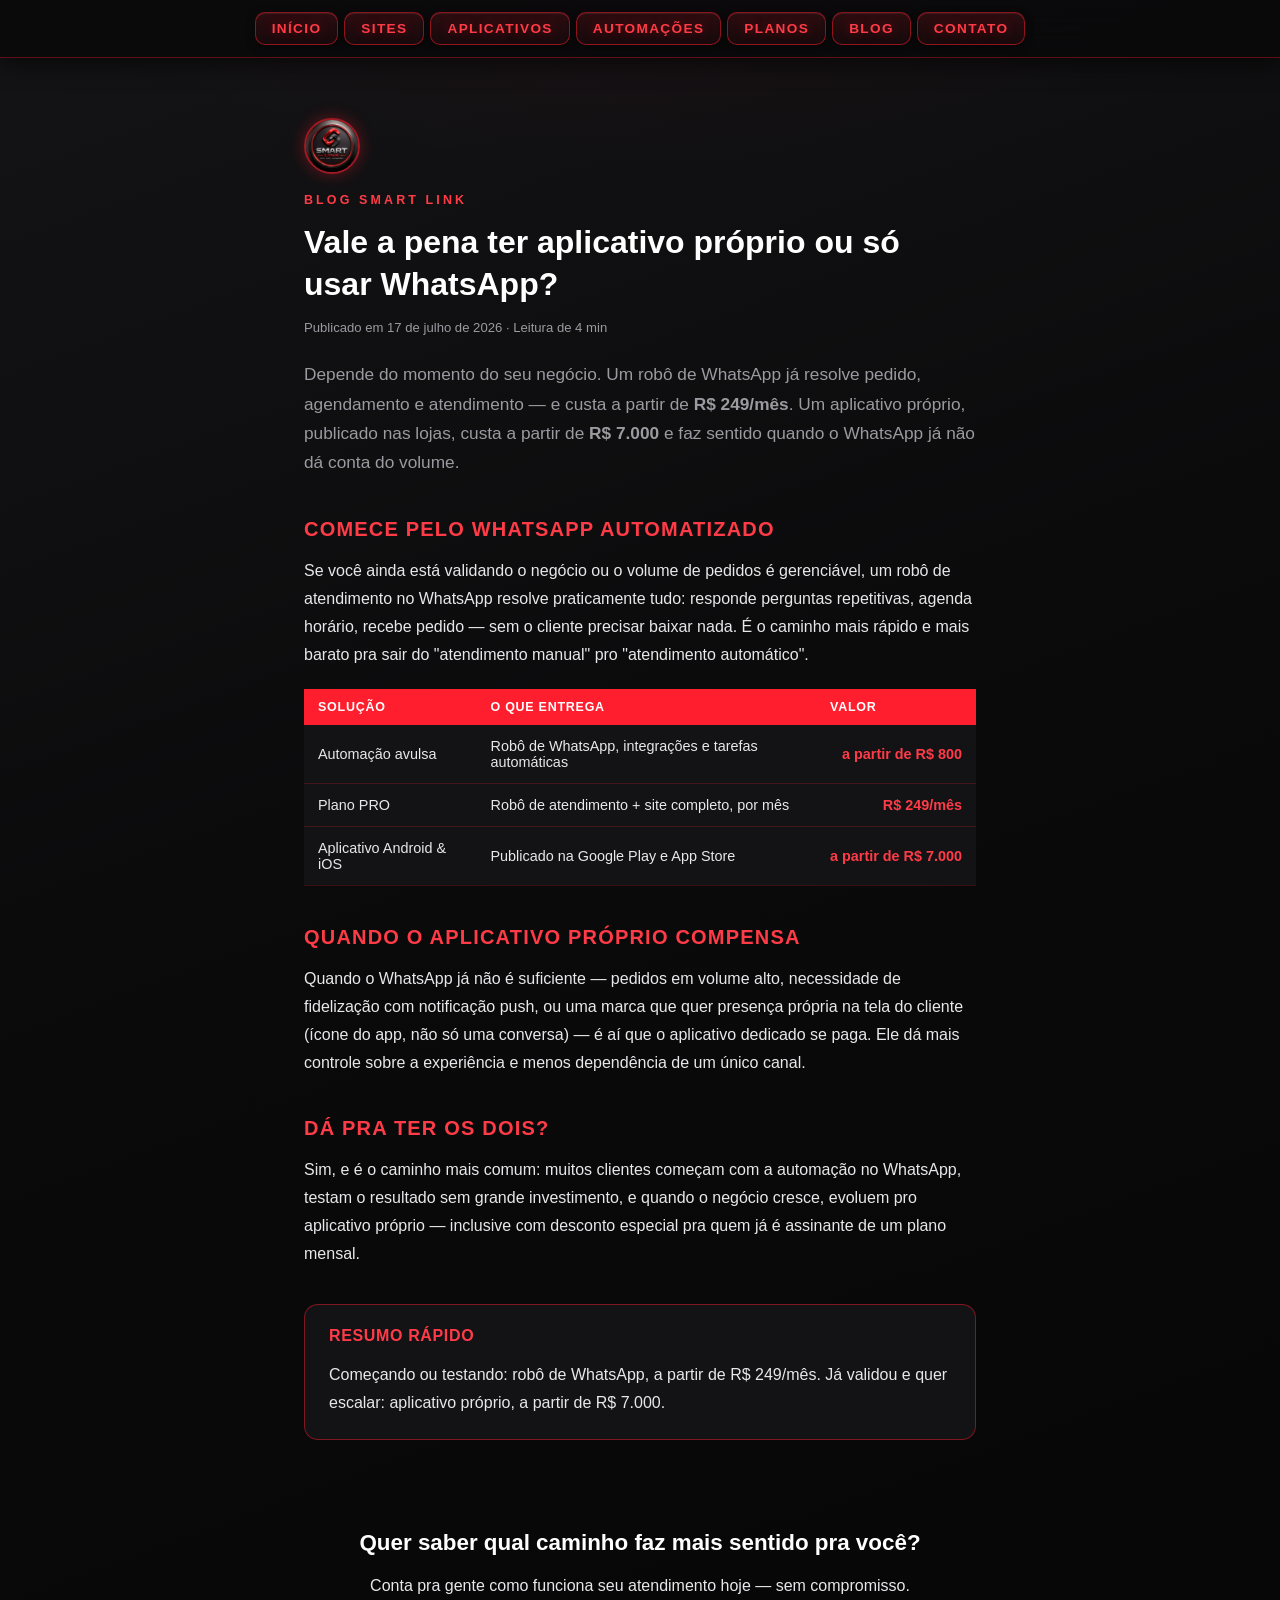
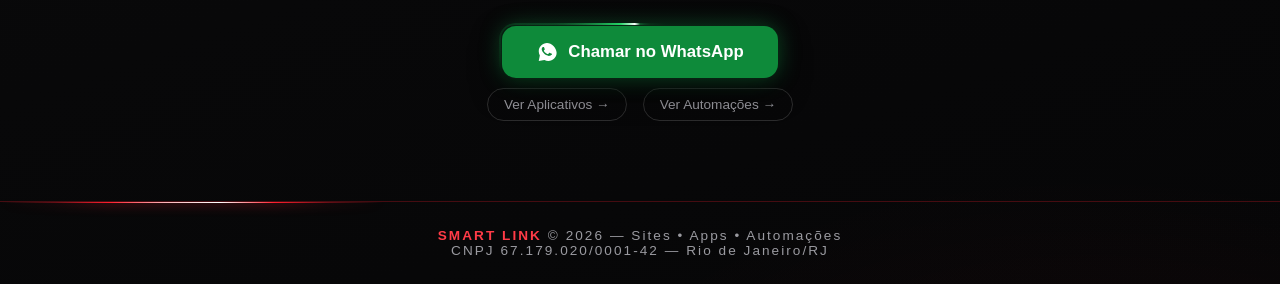
<file: blog/aplicativo-ou-whatsapp.html>
<!DOCTYPE html>
<html lang="pt-BR">
<head>
<meta charset="UTF-8">
<meta name="viewport" content="width=device-width, initial-scale=1.0">
<title>Vale a pena ter aplicativo próprio ou só usar WhatsApp? — Smart Link</title>
<meta name="description" content="Aplicativo publicado na Google Play/App Store a partir de R$ 7.000, ou robô de WhatsApp a partir do plano PRO (R$ 249/mês). Entenda quando cada um vale a pena.">
<link rel="canonical" href="https://www.smartlinkdigital.com.br/blog/aplicativo-ou-whatsapp">
<link rel="icon" type="image/jpeg" href="../favicon.jpg">
<link rel="apple-touch-icon" href="../favicon.jpg">
<link rel="stylesheet" href="../estilo-servicos.css">

<meta property="og:type" content="article">
<meta property="og:locale" content="pt_BR">
<meta property="og:site_name" content="Smart Link">
<meta property="og:title" content="Vale a pena ter aplicativo próprio ou só usar WhatsApp?">
<meta property="og:description" content="Aplicativo publicado nas lojas a partir de R$ 7.000, ou robô de WhatsApp a partir do plano PRO. Entenda quando cada um vale a pena.">
<meta property="og:url" content="https://www.smartlinkdigital.com.br/blog/aplicativo-ou-whatsapp">
<meta property="og:image" content="https://www.smartlinkdigital.com.br/favicon.jpg">
<meta name="twitter:card" content="summary">

<script type="application/ld+json">
{
  "@context": "https://schema.org",
  "@type": "Article",
  "headline": "Vale a pena ter aplicativo próprio ou só usar WhatsApp?",
  "datePublished": "2026-07-17",
  "dateModified": "2026-07-17",
  "author": { "@type": "Organization", "name": "Smart Link Digital" },
  "publisher": { "@type": "Organization", "name": "Smart Link Digital", "logo": { "@type": "ImageObject", "url": "https://www.smartlinkdigital.com.br/favicon.jpg" } },
  "image": "https://www.smartlinkdigital.com.br/favicon.jpg",
  "description": "Aplicativo publicado nas lojas a partir de R$ 7.000, ou robô de WhatsApp a partir do plano PRO. Entenda quando cada um vale a pena."
}
</script>
<style>
  .post{max-width:720px;margin:0 auto;padding:60px 24px 20px}
  .post .logo-blog{width:56px;height:56px;border-radius:50%;object-fit:cover;
    border:2px solid rgba(255,30,45,.6);box-shadow:0 0 16px rgba(255,30,45,.35);display:block;margin-bottom:16px}
  .post .eyebrow{color:var(--verm-vivo);font-size:.78rem;letter-spacing:.25em;text-transform:uppercase;font-weight:700}
  .post h1{margin-top:14px;font-size:2rem;color:#fff;font-weight:800;line-height:1.3}
  .post .meta{color:var(--cinza);font-size:.82rem;margin-top:12px}
  .post h2{margin-top:40px;font-size:1.25rem}
  .post p{color:var(--prata);font-size:1rem;line-height:1.75;margin-top:16px}
  .post p.dek{color:var(--cinza);font-size:1.08rem;line-height:1.7;margin-top:20px}
  .post table.precos{width:100%;border-collapse:collapse;margin-top:20px}
  .post table.precos th{background:var(--verm);color:#fff;text-align:left;font-size:.78rem;letter-spacing:.06em;padding:11px 14px}
  .post table.precos td{padding:13px 14px;font-size:.9rem;border-bottom:1px solid rgba(255,30,45,.2);background:var(--card)}
  .post table.precos td:last-child{color:var(--verm-vivo);font-weight:800;text-align:right;white-space:nowrap}
</style>
</head>
<body>

<div class="navwrap">
<nav id="menu">
  <a href="/">Início</a>
  <a href="/sites">Sites</a>
  <a href="/aplicativos">Aplicativos</a>
  <a href="/automacoes">Automações</a>
  <a href="/#planos">Planos</a>
  <a href="/blog">Blog</a>
  <a href="/#contato">Contato</a>
</nav>
</div>

<article class="post">
  <img src="../favicon.jpg" alt="Smart Link" class="logo-blog">
  <span class="eyebrow">Blog Smart Link</span>
  <h1>Vale a pena ter aplicativo próprio ou só usar WhatsApp?</h1>
  <p class="meta">Publicado em 17 de julho de 2026 · Leitura de 4 min</p>

  <p class="dek">Depende do momento do seu negócio. Um robô de WhatsApp já resolve pedido, agendamento e atendimento — e custa a partir de <b>R$ 249/mês</b>. Um aplicativo próprio, publicado nas lojas, custa a partir de <b>R$ 7.000</b> e faz sentido quando o WhatsApp já não dá conta do volume.</p>

  <h2>Comece pelo WhatsApp automatizado</h2>
  <p>Se você ainda está validando o negócio ou o volume de pedidos é gerenciável, um robô de atendimento no WhatsApp resolve praticamente tudo: responde perguntas repetitivas, agenda horário, recebe pedido — sem o cliente precisar baixar nada. É o caminho mais rápido e mais barato pra sair do "atendimento manual" pro "atendimento automático".</p>

  <table class="precos">
    <tr><th>SOLUÇÃO</th><th>O QUE ENTREGA</th><th>VALOR</th></tr>
    <tr><td>Automação avulsa</td><td>Robô de WhatsApp, integrações e tarefas automáticas</td><td>a partir de R$ 800</td></tr>
    <tr><td>Plano PRO</td><td>Robô de atendimento + site completo, por mês</td><td>R$ 249/mês</td></tr>
    <tr><td>Aplicativo Android &amp; iOS</td><td>Publicado na Google Play e App Store</td><td>a partir de R$ 7.000</td></tr>
  </table>

  <h2>Quando o aplicativo próprio compensa</h2>
  <p>Quando o WhatsApp já não é suficiente — pedidos em volume alto, necessidade de fidelização com notificação push, ou uma marca que quer presença própria na tela do cliente (ícone do app, não só uma conversa) — é aí que o aplicativo dedicado se paga. Ele dá mais controle sobre a experiência e menos dependência de um único canal.</p>

  <h2>Dá pra ter os dois?</h2>
  <p>Sim, e é o caminho mais comum: muitos clientes começam com a automação no WhatsApp, testam o resultado sem grande investimento, e quando o negócio cresce, evoluem pro aplicativo próprio — inclusive com desconto especial pra quem já é assinante de um plano mensal.</p>

  <div class="dica" style="margin-top:36px">
    <b>RESUMO RÁPIDO</b>
    <p>Começando ou testando: robô de WhatsApp, a partir de R$ 249/mês. Já validou e quer escalar: aplicativo próprio, a partir de R$ 7.000.</p>
  </div>

  <section class="cta" style="padding:50px 0 60px;text-align:center">
    <h2 style="text-transform:none;letter-spacing:0;font-size:1.4rem">Quer saber qual caminho faz mais sentido pra você?</h2>
    <p>Conta pra gente como funciona seu atendimento hoje — sem compromisso.</p>
    <a class="btn-zap" href="https://wa.me/5521975312753?text=Ol%C3%A1!%20Li%20o%20post%20sobre%20app%20ou%20WhatsApp%20e%20quero%20entender%20qual%20o%20melhor%20caminho." target="_blank" rel="noopener">
      <span class="neon"></span>
      <svg viewBox="0 0 32 32"><path d="M16 3C9.4 3 4 8.4 4 15c0 2.1.6 4.2 1.6 6L4 29l8.2-1.5c1.7.9 3.7 1.5 5.8 1.5 6.6 0 12-5.4 12-12S22.6 3 16 3zm6.1 16.9c-.3.8-1.5 1.5-2.4 1.7-.6.1-1.4.2-4.1-.9-3.5-1.4-5.7-5-5.9-5.2-.2-.2-1.4-1.9-1.4-3.6s.9-2.5 1.2-2.9c.3-.3.7-.4.9-.4h.6c.2 0 .5-.1.7.6.3.7.9 2.4 1 2.5.1.2.1.4 0 .6-.1.2-.2.4-.4.6l-.6.7c-.2.2-.4.4-.2.8.2.4 1 1.7 2.2 2.7 1.5 1.3 2.8 1.7 3.2 1.9.4.2.6.1.9-.1.2-.3 1-1.2 1.3-1.6.3-.4.5-.3.9-.2.4.1 2.1 1 2.5 1.2.4.2.6.3.7.5.1.1.1.7-.2 1.5z"/></svg>
      Chamar no WhatsApp
    </a>
    <div class="relacionados">
      <a href="/aplicativos">Ver Aplicativos →</a>
      <a href="/automacoes">Ver Automações →</a>
    </div>
  </section>
</article>

<footer><b>SMART LINK</b> © 2026 — Sites • Apps • Automações<br>
CNPJ 67.179.020/0001-42 — Rio de Janeiro/RJ</footer>

<script src="/analytics.js"></script>
</body>
</html>
</file>
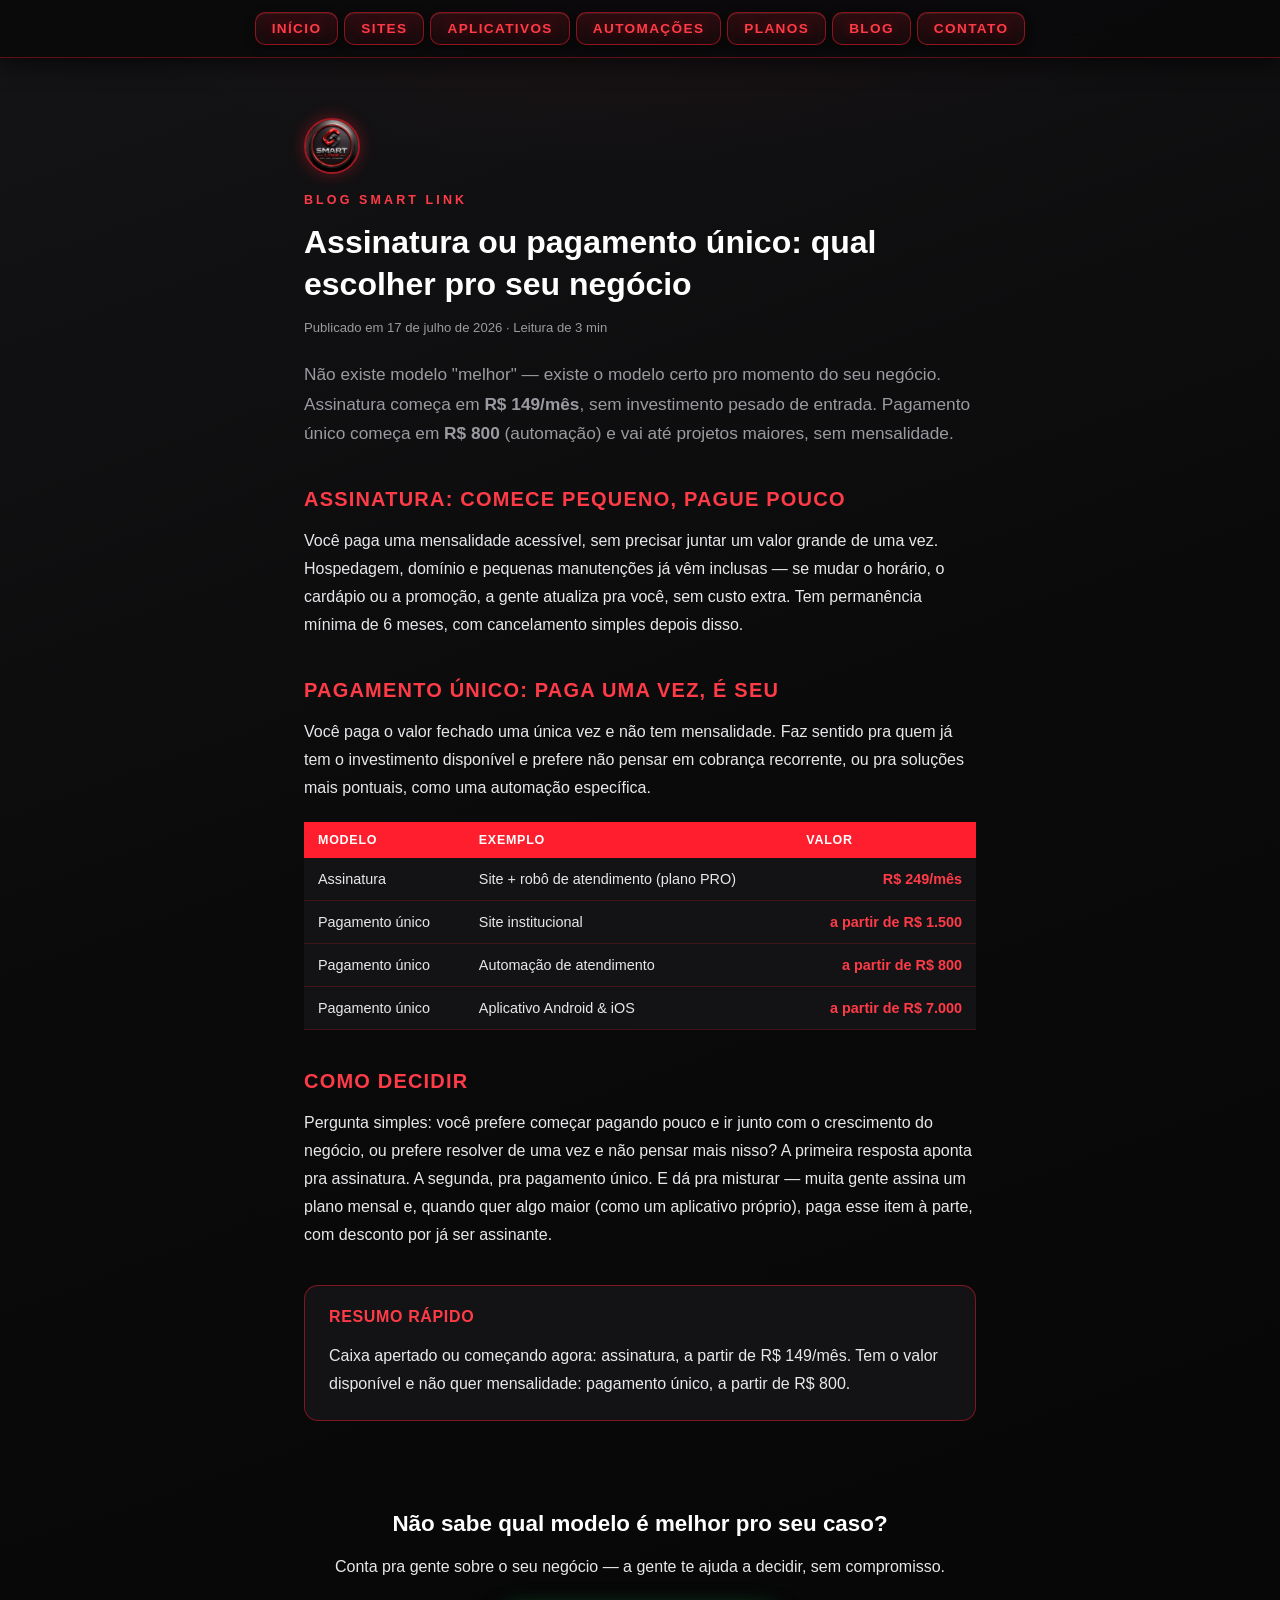
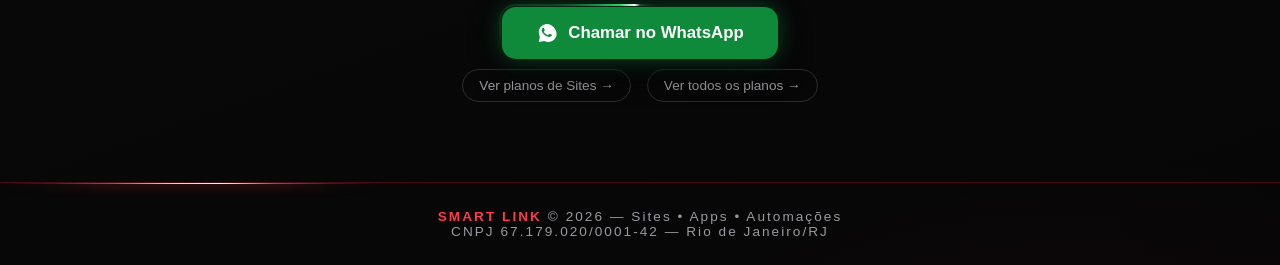
<file: blog/assinatura-ou-pagamento-unico.html>
<!DOCTYPE html>
<html lang="pt-BR">
<head>
<meta charset="UTF-8">
<meta name="viewport" content="width=device-width, initial-scale=1.0">
<title>Assinatura ou pagamento único: qual escolher pro seu negócio — Smart Link</title>
<meta name="description" content="Assinatura mensal a partir de R$ 149/mês ou pagamento único a partir de R$ 1.500. Veja as diferenças reais antes de decidir como contratar seu site, app ou automação.">
<link rel="canonical" href="https://www.smartlinkdigital.com.br/blog/assinatura-ou-pagamento-unico">
<link rel="icon" type="image/jpeg" href="../favicon.jpg">
<link rel="apple-touch-icon" href="../favicon.jpg">
<link rel="stylesheet" href="../estilo-servicos.css">

<meta property="og:type" content="article">
<meta property="og:locale" content="pt_BR">
<meta property="og:site_name" content="Smart Link">
<meta property="og:title" content="Assinatura ou pagamento único: qual escolher pro seu negócio">
<meta property="og:description" content="Assinatura mensal a partir de R$ 149/mês ou pagamento único a partir de R$ 1.500. Veja as diferenças reais antes de decidir.">
<meta property="og:url" content="https://www.smartlinkdigital.com.br/blog/assinatura-ou-pagamento-unico">
<meta property="og:image" content="https://www.smartlinkdigital.com.br/favicon.jpg">
<meta name="twitter:card" content="summary">

<script type="application/ld+json">
{
  "@context": "https://schema.org",
  "@type": "Article",
  "headline": "Assinatura ou pagamento único: qual escolher pro seu negócio",
  "datePublished": "2026-07-17",
  "dateModified": "2026-07-17",
  "author": { "@type": "Organization", "name": "Smart Link Digital" },
  "publisher": { "@type": "Organization", "name": "Smart Link Digital", "logo": { "@type": "ImageObject", "url": "https://www.smartlinkdigital.com.br/favicon.jpg" } },
  "image": "https://www.smartlinkdigital.com.br/favicon.jpg",
  "description": "Assinatura mensal a partir de R$ 149/mês ou pagamento único a partir de R$ 1.500. Veja as diferenças reais antes de decidir."
}
</script>
<style>
  .post{max-width:720px;margin:0 auto;padding:60px 24px 20px}
  .post .logo-blog{width:56px;height:56px;border-radius:50%;object-fit:cover;
    border:2px solid rgba(255,30,45,.6);box-shadow:0 0 16px rgba(255,30,45,.35);display:block;margin-bottom:16px}
  .post .eyebrow{color:var(--verm-vivo);font-size:.78rem;letter-spacing:.25em;text-transform:uppercase;font-weight:700}
  .post h1{margin-top:14px;font-size:2rem;color:#fff;font-weight:800;line-height:1.3}
  .post .meta{color:var(--cinza);font-size:.82rem;margin-top:12px}
  .post h2{margin-top:40px;font-size:1.25rem}
  .post p{color:var(--prata);font-size:1rem;line-height:1.75;margin-top:16px}
  .post p.dek{color:var(--cinza);font-size:1.08rem;line-height:1.7;margin-top:20px}
  .post table.precos{width:100%;border-collapse:collapse;margin-top:20px}
  .post table.precos th{background:var(--verm);color:#fff;text-align:left;font-size:.78rem;letter-spacing:.06em;padding:11px 14px}
  .post table.precos td{padding:13px 14px;font-size:.9rem;border-bottom:1px solid rgba(255,30,45,.2);background:var(--card)}
  .post table.precos td:last-child{color:var(--verm-vivo);font-weight:800;text-align:right;white-space:nowrap}
</style>
</head>
<body>

<div class="navwrap">
<nav id="menu">
  <a href="/">Início</a>
  <a href="/sites">Sites</a>
  <a href="/aplicativos">Aplicativos</a>
  <a href="/automacoes">Automações</a>
  <a href="/#planos">Planos</a>
  <a href="/blog">Blog</a>
  <a href="/#contato">Contato</a>
</nav>
</div>

<article class="post">
  <img src="../favicon.jpg" alt="Smart Link" class="logo-blog">
  <span class="eyebrow">Blog Smart Link</span>
  <h1>Assinatura ou pagamento único: qual escolher pro seu negócio</h1>
  <p class="meta">Publicado em 17 de julho de 2026 · Leitura de 3 min</p>

  <p class="dek">Não existe modelo "melhor" — existe o modelo certo pro momento do seu negócio. Assinatura começa em <b>R$ 149/mês</b>, sem investimento pesado de entrada. Pagamento único começa em <b>R$ 800</b> (automação) e vai até projetos maiores, sem mensalidade.</p>

  <h2>Assinatura: comece pequeno, pague pouco</h2>
  <p>Você paga uma mensalidade acessível, sem precisar juntar um valor grande de uma vez. Hospedagem, domínio e pequenas manutenções já vêm inclusas — se mudar o horário, o cardápio ou a promoção, a gente atualiza pra você, sem custo extra. Tem permanência mínima de 6 meses, com cancelamento simples depois disso.</p>

  <h2>Pagamento único: paga uma vez, é seu</h2>
  <p>Você paga o valor fechado uma única vez e não tem mensalidade. Faz sentido pra quem já tem o investimento disponível e prefere não pensar em cobrança recorrente, ou pra soluções mais pontuais, como uma automação específica.</p>

  <table class="precos">
    <tr><th>MODELO</th><th>EXEMPLO</th><th>VALOR</th></tr>
    <tr><td>Assinatura</td><td>Site + robô de atendimento (plano PRO)</td><td>R$ 249/mês</td></tr>
    <tr><td>Pagamento único</td><td>Site institucional</td><td>a partir de R$ 1.500</td></tr>
    <tr><td>Pagamento único</td><td>Automação de atendimento</td><td>a partir de R$ 800</td></tr>
    <tr><td>Pagamento único</td><td>Aplicativo Android &amp; iOS</td><td>a partir de R$ 7.000</td></tr>
  </table>

  <h2>Como decidir</h2>
  <p>Pergunta simples: você prefere começar pagando pouco e ir junto com o crescimento do negócio, ou prefere resolver de uma vez e não pensar mais nisso? A primeira resposta aponta pra assinatura. A segunda, pra pagamento único. E dá pra misturar — muita gente assina um plano mensal e, quando quer algo maior (como um aplicativo próprio), paga esse item à parte, com desconto por já ser assinante.</p>

  <div class="dica" style="margin-top:36px">
    <b>RESUMO RÁPIDO</b>
    <p>Caixa apertado ou começando agora: assinatura, a partir de R$ 149/mês. Tem o valor disponível e não quer mensalidade: pagamento único, a partir de R$ 800.</p>
  </div>

  <section class="cta" style="padding:50px 0 60px;text-align:center">
    <h2 style="text-transform:none;letter-spacing:0;font-size:1.4rem">Não sabe qual modelo é melhor pro seu caso?</h2>
    <p>Conta pra gente sobre o seu negócio — a gente te ajuda a decidir, sem compromisso.</p>
    <a class="btn-zap" href="https://wa.me/5521975312753?text=Ol%C3%A1!%20Li%20o%20post%20sobre%20assinatura%20ou%20pagamento%20%C3%BAnico%20e%20quero%20entender%20qual%20o%20melhor%20pra%20mim." target="_blank" rel="noopener">
      <span class="neon"></span>
      <svg viewBox="0 0 32 32"><path d="M16 3C9.4 3 4 8.4 4 15c0 2.1.6 4.2 1.6 6L4 29l8.2-1.5c1.7.9 3.7 1.5 5.8 1.5 6.6 0 12-5.4 12-12S22.6 3 16 3zm6.1 16.9c-.3.8-1.5 1.5-2.4 1.7-.6.1-1.4.2-4.1-.9-3.5-1.4-5.7-5-5.9-5.2-.2-.2-1.4-1.9-1.4-3.6s.9-2.5 1.2-2.9c.3-.3.7-.4.9-.4h.6c.2 0 .5-.1.7.6.3.7.9 2.4 1 2.5.1.2.1.4 0 .6-.1.2-.2.4-.4.6l-.6.7c-.2.2-.4.4-.2.8.2.4 1 1.7 2.2 2.7 1.5 1.3 2.8 1.7 3.2 1.9.4.2.6.1.9-.1.2-.3 1-1.2 1.3-1.6.3-.4.5-.3.9-.2.4.1 2.1 1 2.5 1.2.4.2.6.3.7.5.1.1.1.7-.2 1.5z"/></svg>
      Chamar no WhatsApp
    </a>
    <div class="relacionados">
      <a href="/sites">Ver planos de Sites →</a>
      <a href="/#planos">Ver todos os planos →</a>
    </div>
  </section>
</article>

<footer><b>SMART LINK</b> © 2026 — Sites • Apps • Automações<br>
CNPJ 67.179.020/0001-42 — Rio de Janeiro/RJ</footer>

<script src="/analytics.js"></script>
</body>
</html>
</file>
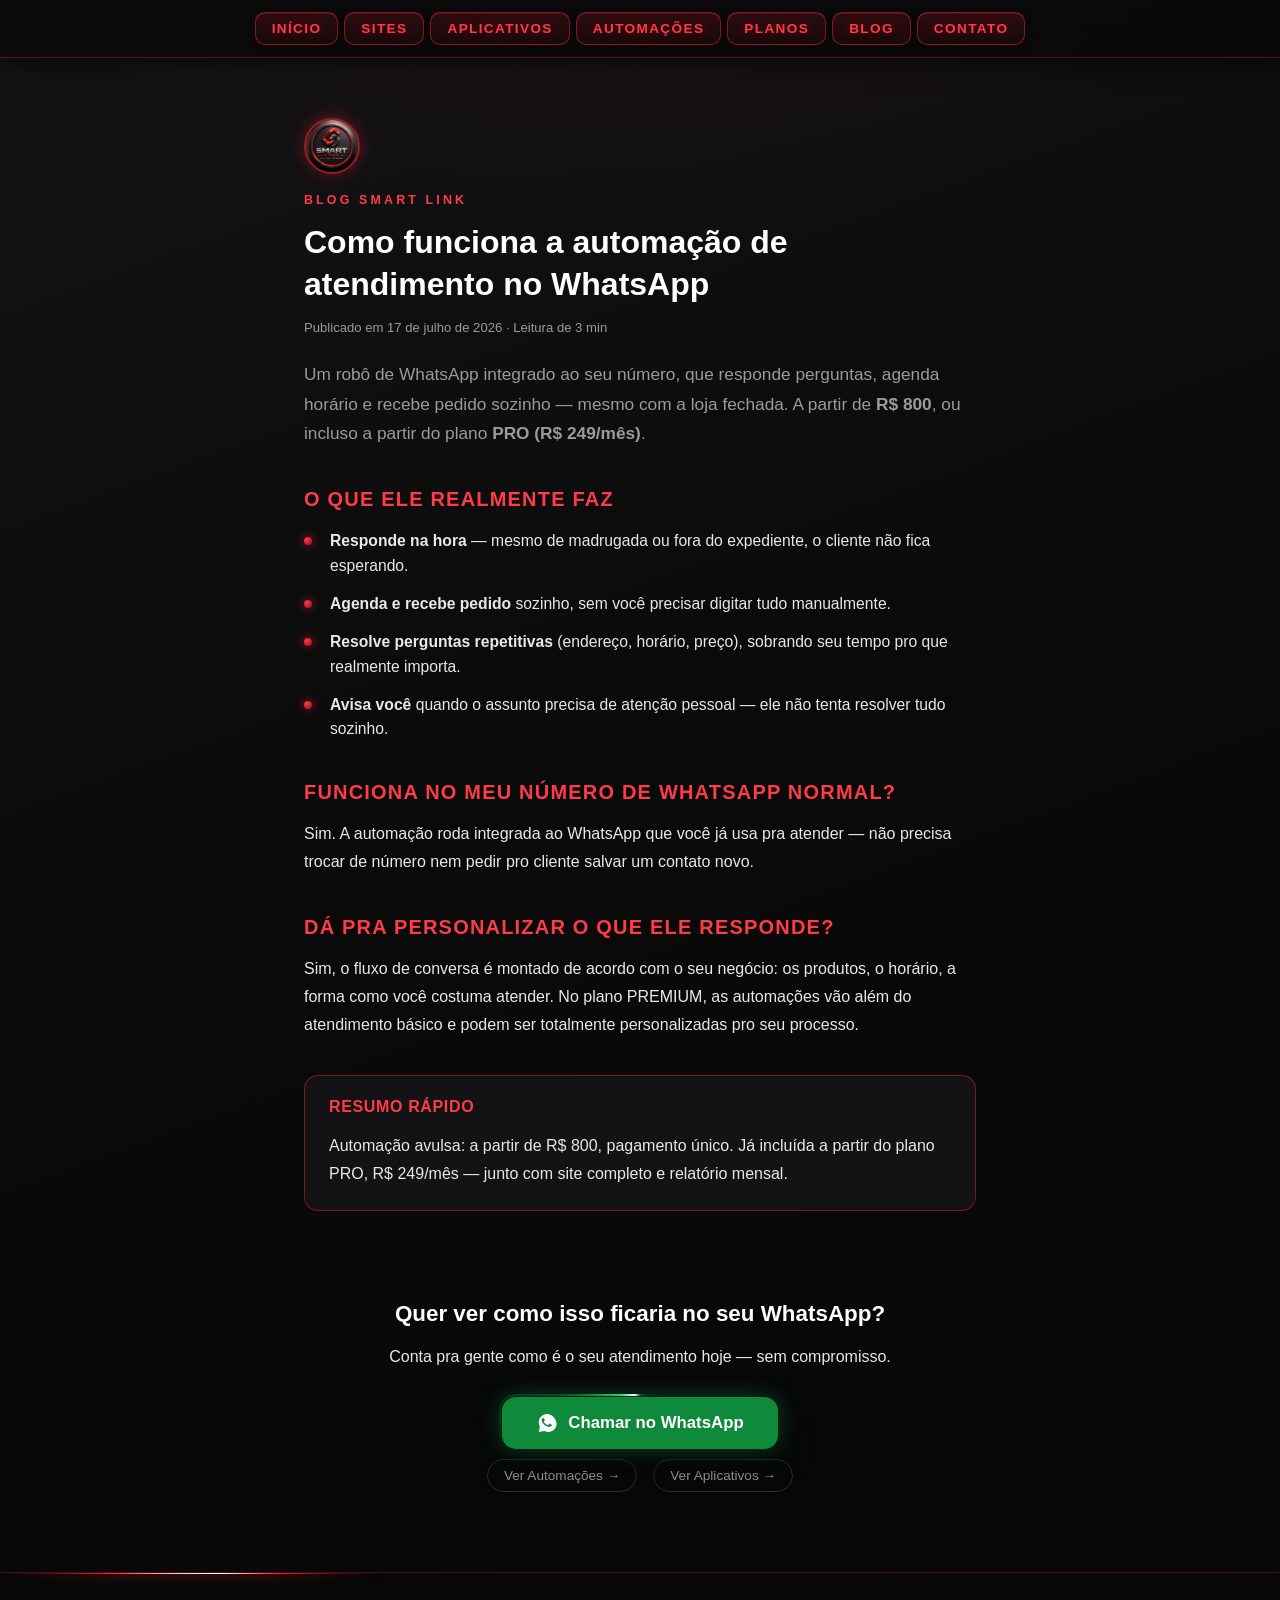
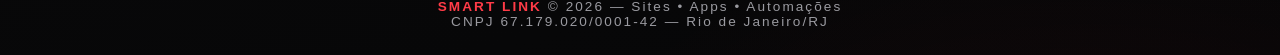
<file: blog/automacao-atendimento-whatsapp.html>
<!DOCTYPE html>
<html lang="pt-BR">
<head>
<meta charset="UTF-8">
<meta name="viewport" content="width=device-width, initial-scale=1.0">
<title>Como funciona a automação de atendimento no WhatsApp — Smart Link</title>
<meta name="description" content="Robô de WhatsApp que atende, agenda e recebe pedidos sozinho, a partir de R$ 800. Entenda como funciona na prática e o que ele resolve no seu dia a dia.">
<link rel="canonical" href="https://www.smartlinkdigital.com.br/blog/automacao-atendimento-whatsapp">
<link rel="icon" type="image/jpeg" href="../favicon.jpg">
<link rel="apple-touch-icon" href="../favicon.jpg">
<link rel="stylesheet" href="../estilo-servicos.css">

<meta property="og:type" content="article">
<meta property="og:locale" content="pt_BR">
<meta property="og:site_name" content="Smart Link">
<meta property="og:title" content="Como funciona a automação de atendimento no WhatsApp">
<meta property="og:description" content="Robô de WhatsApp que atende, agenda e recebe pedidos sozinho, a partir de R$ 800. Entenda como funciona na prática.">
<meta property="og:url" content="https://www.smartlinkdigital.com.br/blog/automacao-atendimento-whatsapp">
<meta property="og:image" content="https://www.smartlinkdigital.com.br/favicon.jpg">
<meta name="twitter:card" content="summary">

<script type="application/ld+json">
{
  "@context": "https://schema.org",
  "@type": "Article",
  "headline": "Como funciona a automação de atendimento no WhatsApp",
  "datePublished": "2026-07-17",
  "dateModified": "2026-07-17",
  "author": { "@type": "Organization", "name": "Smart Link Digital" },
  "publisher": { "@type": "Organization", "name": "Smart Link Digital", "logo": { "@type": "ImageObject", "url": "https://www.smartlinkdigital.com.br/favicon.jpg" } },
  "image": "https://www.smartlinkdigital.com.br/favicon.jpg",
  "description": "Robô de WhatsApp que atende, agenda e recebe pedidos sozinho, a partir de R$ 800. Entenda como funciona na prática."
}
</script>
<style>
  .post{max-width:720px;margin:0 auto;padding:60px 24px 20px}
  .post .logo-blog{width:56px;height:56px;border-radius:50%;object-fit:cover;
    border:2px solid rgba(255,30,45,.6);box-shadow:0 0 16px rgba(255,30,45,.35);display:block;margin-bottom:16px}
  .post .eyebrow{color:var(--verm-vivo);font-size:.78rem;letter-spacing:.25em;text-transform:uppercase;font-weight:700}
  .post h1{margin-top:14px;font-size:2rem;color:#fff;font-weight:800;line-height:1.3}
  .post .meta{color:var(--cinza);font-size:.82rem;margin-top:12px}
  .post h2{margin-top:40px;font-size:1.25rem}
  .post p{color:var(--prata);font-size:1rem;line-height:1.75;margin-top:16px}
  .post p.dek{color:var(--cinza);font-size:1.08rem;line-height:1.7;margin-top:20px}
  .post ul.passos-blog{margin-top:18px;padding-left:0;list-style:none}
  .post ul.passos-blog li{color:var(--prata);font-size:.98rem;margin-bottom:14px;padding-left:26px;position:relative;line-height:1.55}
  .post ul.passos-blog li::before{content:"";position:absolute;left:0;top:8px;width:8px;height:8px;border-radius:50%;
    background:radial-gradient(circle at 30% 30%, var(--verm-vivo), var(--verm-esc));box-shadow:0 0 8px rgba(255,30,45,.7)}
</style>
</head>
<body>

<div class="navwrap">
<nav id="menu">
  <a href="/">Início</a>
  <a href="/sites">Sites</a>
  <a href="/aplicativos">Aplicativos</a>
  <a href="/automacoes">Automações</a>
  <a href="/#planos">Planos</a>
  <a href="/blog">Blog</a>
  <a href="/#contato">Contato</a>
</nav>
</div>

<article class="post">
  <img src="../favicon.jpg" alt="Smart Link" class="logo-blog">
  <span class="eyebrow">Blog Smart Link</span>
  <h1>Como funciona a automação de atendimento no WhatsApp</h1>
  <p class="meta">Publicado em 17 de julho de 2026 · Leitura de 3 min</p>

  <p class="dek">Um robô de WhatsApp integrado ao seu número, que responde perguntas, agenda horário e recebe pedido sozinho — mesmo com a loja fechada. A partir de <b>R$ 800</b>, ou incluso a partir do plano <b>PRO (R$ 249/mês)</b>.</p>

  <h2>O que ele realmente faz</h2>
  <ul class="passos-blog">
    <li><b>Responde na hora</b> — mesmo de madrugada ou fora do expediente, o cliente não fica esperando.</li>
    <li><b>Agenda e recebe pedido</b> sozinho, sem você precisar digitar tudo manualmente.</li>
    <li><b>Resolve perguntas repetitivas</b> (endereço, horário, preço), sobrando seu tempo pro que realmente importa.</li>
    <li><b>Avisa você</b> quando o assunto precisa de atenção pessoal — ele não tenta resolver tudo sozinho.</li>
  </ul>

  <h2>Funciona no meu número de WhatsApp normal?</h2>
  <p>Sim. A automação roda integrada ao WhatsApp que você já usa pra atender — não precisa trocar de número nem pedir pro cliente salvar um contato novo.</p>

  <h2>Dá pra personalizar o que ele responde?</h2>
  <p>Sim, o fluxo de conversa é montado de acordo com o seu negócio: os produtos, o horário, a forma como você costuma atender. No plano PREMIUM, as automações vão além do atendimento básico e podem ser totalmente personalizadas pro seu processo.</p>

  <div class="dica" style="margin-top:36px">
    <b>RESUMO RÁPIDO</b>
    <p>Automação avulsa: a partir de R$ 800, pagamento único. Já incluída a partir do plano PRO, R$ 249/mês — junto com site completo e relatório mensal.</p>
  </div>

  <section class="cta" style="padding:50px 0 60px;text-align:center">
    <h2 style="text-transform:none;letter-spacing:0;font-size:1.4rem">Quer ver como isso ficaria no seu WhatsApp?</h2>
    <p>Conta pra gente como é o seu atendimento hoje — sem compromisso.</p>
    <a class="btn-zap" href="https://wa.me/5521975312753?text=Ol%C3%A1!%20Li%20o%20post%20sobre%20automa%C3%A7%C3%A3o%20de%20atendimento%20e%20quero%20saber%20mais." target="_blank" rel="noopener">
      <span class="neon"></span>
      <svg viewBox="0 0 32 32"><path d="M16 3C9.4 3 4 8.4 4 15c0 2.1.6 4.2 1.6 6L4 29l8.2-1.5c1.7.9 3.7 1.5 5.8 1.5 6.6 0 12-5.4 12-12S22.6 3 16 3zm6.1 16.9c-.3.8-1.5 1.5-2.4 1.7-.6.1-1.4.2-4.1-.9-3.5-1.4-5.7-5-5.9-5.2-.2-.2-1.4-1.9-1.4-3.6s.9-2.5 1.2-2.9c.3-.3.7-.4.9-.4h.6c.2 0 .5-.1.7.6.3.7.9 2.4 1 2.5.1.2.1.4 0 .6-.1.2-.2.4-.4.6l-.6.7c-.2.2-.4.4-.2.8.2.4 1 1.7 2.2 2.7 1.5 1.3 2.8 1.7 3.2 1.9.4.2.6.1.9-.1.2-.3 1-1.2 1.3-1.6.3-.4.5-.3.9-.2.4.1 2.1 1 2.5 1.2.4.2.6.3.7.5.1.1.1.7-.2 1.5z"/></svg>
      Chamar no WhatsApp
    </a>
    <div class="relacionados">
      <a href="/automacoes">Ver Automações →</a>
      <a href="/aplicativos">Ver Aplicativos →</a>
    </div>
  </section>
</article>

<footer><b>SMART LINK</b> © 2026 — Sites • Apps • Automações<br>
CNPJ 67.179.020/0001-42 — Rio de Janeiro/RJ</footer>

<script src="/analytics.js"></script>
</body>
</html>
</file>
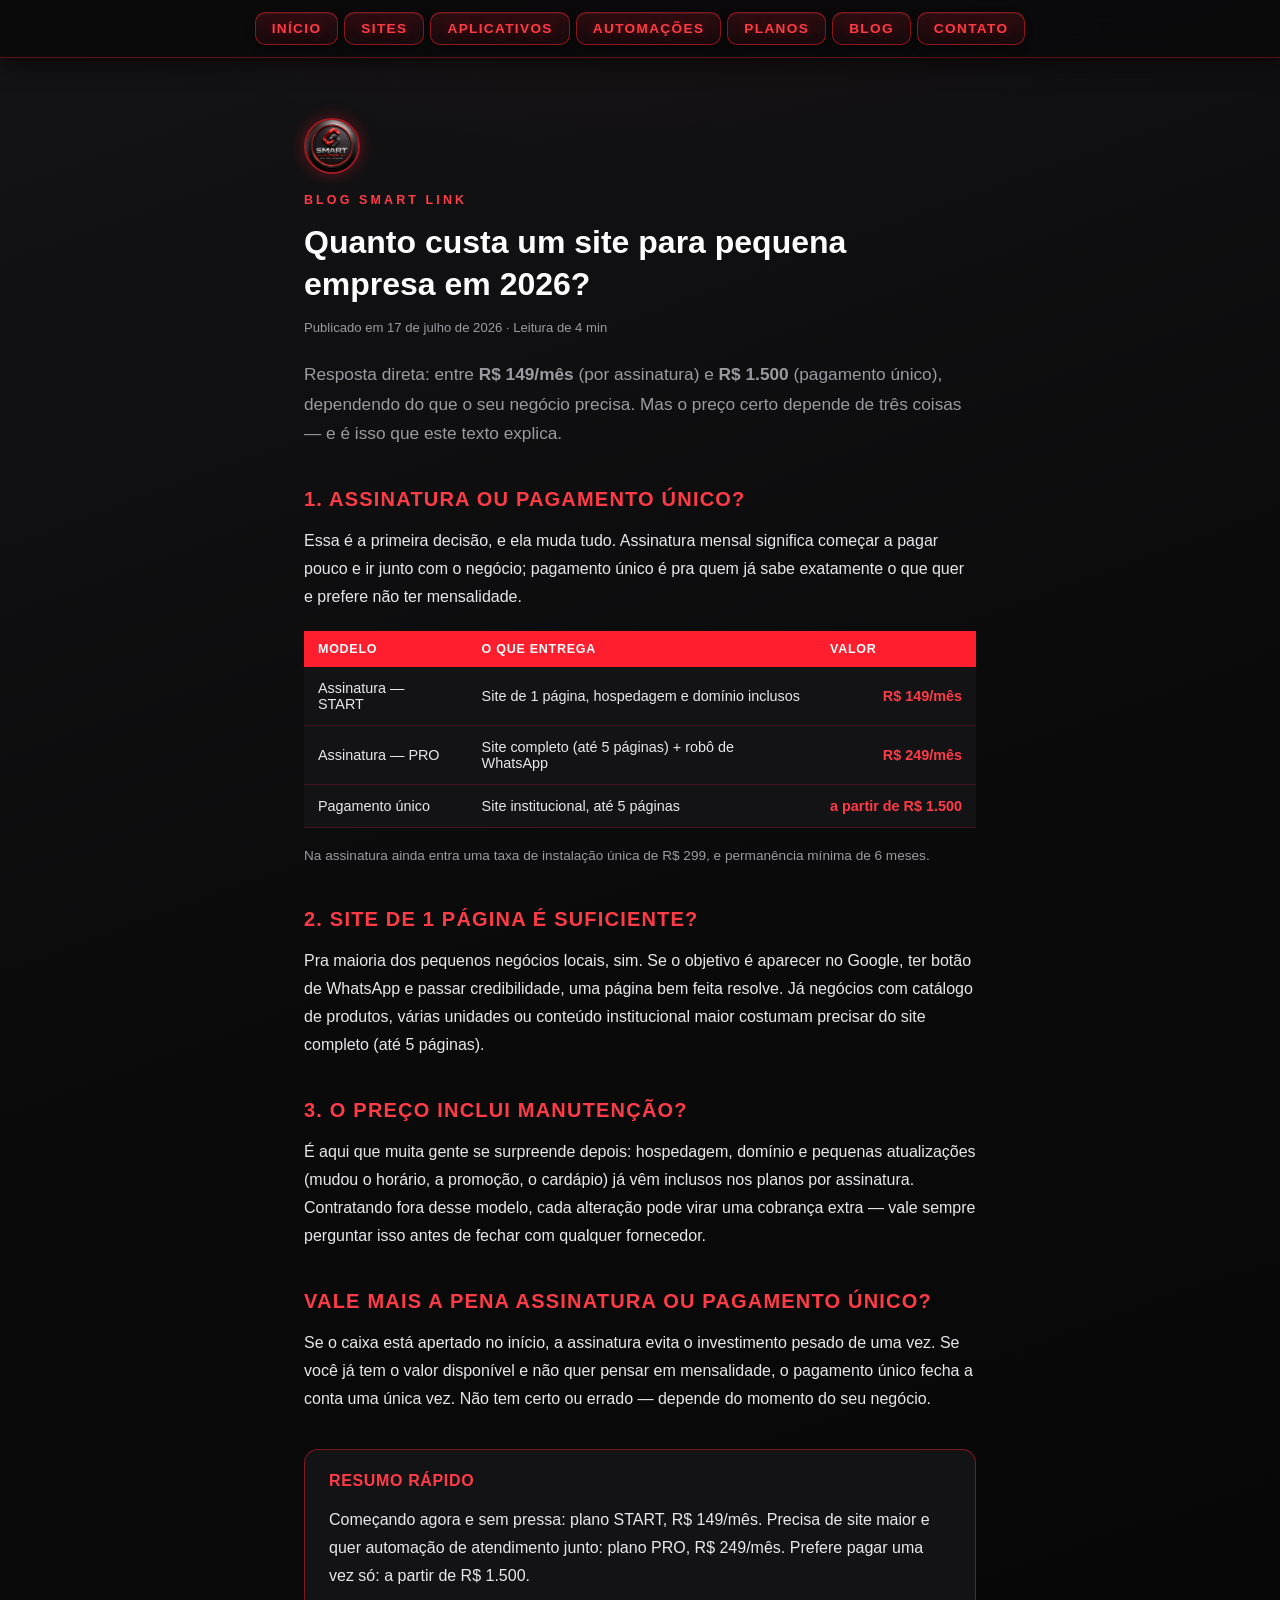
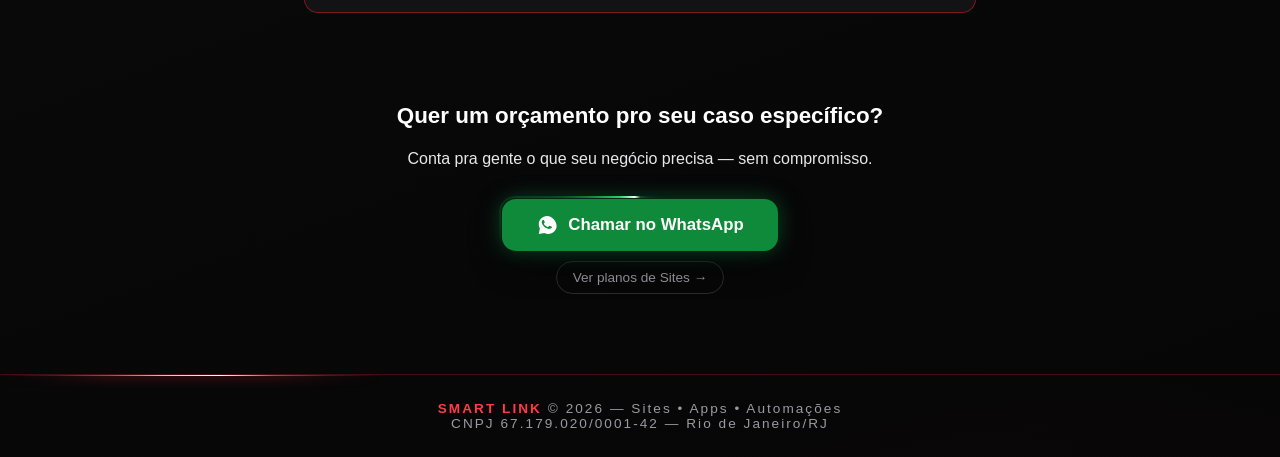
<file: blog/quanto-custa-um-site.html>
<!DOCTYPE html>
<html lang="pt-BR">
<head>
<meta charset="UTF-8">
<meta name="viewport" content="width=device-width, initial-scale=1.0">
<title>Quanto custa um site para pequena empresa em 2026? — Smart Link</title>
<meta name="description" content="Preços reais de site profissional para pequenos negócios: por assinatura, a partir de R$ 149/mês, ou pagamento único a partir de R$ 1.500. Entenda as diferenças antes de contratar.">
<link rel="canonical" href="https://www.smartlinkdigital.com.br/blog/quanto-custa-um-site">
<link rel="icon" type="image/jpeg" href="../favicon.jpg">
<link rel="apple-touch-icon" href="../favicon.jpg">
<link rel="stylesheet" href="../estilo-servicos.css">

<meta property="og:type" content="article">
<meta property="og:locale" content="pt_BR">
<meta property="og:site_name" content="Smart Link">
<meta property="og:title" content="Quanto custa um site para pequena empresa em 2026?">
<meta property="og:description" content="Preços reais de site profissional para pequenos negócios: por assinatura, a partir de R$ 149/mês, ou pagamento único a partir de R$ 1.500.">
<meta property="og:url" content="https://www.smartlinkdigital.com.br/blog/quanto-custa-um-site">
<meta property="og:image" content="https://www.smartlinkdigital.com.br/favicon.jpg">
<meta name="twitter:card" content="summary">

<script type="application/ld+json">
{
  "@context": "https://schema.org",
  "@type": "Article",
  "headline": "Quanto custa um site para pequena empresa em 2026?",
  "datePublished": "2026-07-17",
  "dateModified": "2026-07-17",
  "author": { "@type": "Organization", "name": "Smart Link Digital" },
  "publisher": { "@type": "Organization", "name": "Smart Link Digital", "logo": { "@type": "ImageObject", "url": "https://www.smartlinkdigital.com.br/favicon.jpg" } },
  "image": "https://www.smartlinkdigital.com.br/favicon.jpg",
  "description": "Preços reais de site profissional para pequenos negócios: por assinatura, a partir de R$ 149/mês, ou pagamento único a partir de R$ 1.500."
}
</script>
<style>
  .post{max-width:720px;margin:0 auto;padding:60px 24px 20px}
  .post .logo-blog{width:56px;height:56px;border-radius:50%;object-fit:cover;
    border:2px solid rgba(255,30,45,.6);box-shadow:0 0 16px rgba(255,30,45,.35);display:block;margin-bottom:16px}
  .post .eyebrow{color:var(--verm-vivo);font-size:.78rem;letter-spacing:.25em;text-transform:uppercase;font-weight:700}
  .post h1{margin-top:14px;font-size:2rem;color:#fff;font-weight:800;line-height:1.3}
  .post .meta{color:var(--cinza);font-size:.82rem;margin-top:12px}
  .post h2{margin-top:40px;font-size:1.25rem}
  .post p{color:var(--prata);font-size:1rem;line-height:1.75;margin-top:16px}
  .post p.dek{color:var(--cinza);font-size:1.08rem;line-height:1.7;margin-top:20px}
  .post table.precos{width:100%;border-collapse:collapse;margin-top:20px}
  .post table.precos th{background:var(--verm);color:#fff;text-align:left;font-size:.78rem;letter-spacing:.06em;padding:11px 14px}
  .post table.precos td{padding:13px 14px;font-size:.9rem;border-bottom:1px solid rgba(255,30,45,.2);background:var(--card)}
  .post table.precos td:last-child{color:var(--verm-vivo);font-weight:800;text-align:right;white-space:nowrap}
</style>
</head>
<body>

<div class="navwrap">
<nav id="menu">
  <a href="/">Início</a>
  <a href="/sites">Sites</a>
  <a href="/aplicativos">Aplicativos</a>
  <a href="/automacoes">Automações</a>
  <a href="/#planos">Planos</a>
  <a href="/blog">Blog</a>
  <a href="/#contato">Contato</a>
</nav>
</div>

<article class="post">
  <img src="../favicon.jpg" alt="Smart Link" class="logo-blog">
  <span class="eyebrow">Blog Smart Link</span>
  <h1>Quanto custa um site para pequena empresa em 2026?</h1>
  <p class="meta">Publicado em 17 de julho de 2026 · Leitura de 4 min</p>

  <p class="dek">Resposta direta: entre <b>R$ 149/mês</b> (por assinatura) e <b>R$ 1.500</b> (pagamento único), dependendo do que o seu negócio precisa. Mas o preço certo depende de três coisas — e é isso que este texto explica.</p>

  <h2>1. Assinatura ou pagamento único?</h2>
  <p>Essa é a primeira decisão, e ela muda tudo. Assinatura mensal significa começar a pagar pouco e ir junto com o negócio; pagamento único é pra quem já sabe exatamente o que quer e prefere não ter mensalidade.</p>

  <table class="precos">
    <tr><th>MODELO</th><th>O QUE ENTREGA</th><th>VALOR</th></tr>
    <tr><td>Assinatura — START</td><td>Site de 1 página, hospedagem e domínio inclusos</td><td>R$ 149/mês</td></tr>
    <tr><td>Assinatura — PRO</td><td>Site completo (até 5 páginas) + robô de WhatsApp</td><td>R$ 249/mês</td></tr>
    <tr><td>Pagamento único</td><td>Site institucional, até 5 páginas</td><td>a partir de R$ 1.500</td></tr>
  </table>
  <p style="font-size:.85rem;color:var(--cinza)">Na assinatura ainda entra uma taxa de instalação única de R$ 299, e permanência mínima de 6 meses.</p>

  <h2>2. Site de 1 página é suficiente?</h2>
  <p>Pra maioria dos pequenos negócios locais, sim. Se o objetivo é aparecer no Google, ter botão de WhatsApp e passar credibilidade, uma página bem feita resolve. Já negócios com catálogo de produtos, várias unidades ou conteúdo institucional maior costumam precisar do site completo (até 5 páginas).</p>

  <h2>3. O preço inclui manutenção?</h2>
  <p>É aqui que muita gente se surpreende depois: hospedagem, domínio e pequenas atualizações (mudou o horário, a promoção, o cardápio) já vêm inclusos nos planos por assinatura. Contratando fora desse modelo, cada alteração pode virar uma cobrança extra — vale sempre perguntar isso antes de fechar com qualquer fornecedor.</p>

  <h2>Vale mais a pena assinatura ou pagamento único?</h2>
  <p>Se o caixa está apertado no início, a assinatura evita o investimento pesado de uma vez. Se você já tem o valor disponível e não quer pensar em mensalidade, o pagamento único fecha a conta uma única vez. Não tem certo ou errado — depende do momento do seu negócio.</p>

  <div class="dica" style="margin-top:36px">
    <b>RESUMO RÁPIDO</b>
    <p>Começando agora e sem pressa: plano START, R$ 149/mês. Precisa de site maior e quer automação de atendimento junto: plano PRO, R$ 249/mês. Prefere pagar uma vez só: a partir de R$ 1.500.</p>
  </div>

  <section class="cta" style="padding:50px 0 60px;text-align:center">
    <h2 style="text-transform:none;letter-spacing:0;font-size:1.4rem">Quer um orçamento pro seu caso específico?</h2>
    <p>Conta pra gente o que seu negócio precisa — sem compromisso.</p>
    <a class="btn-zap" href="https://wa.me/5521975312753?text=Ol%C3%A1!%20Li%20o%20post%20sobre%20quanto%20custa%20um%20site%20e%20quero%20um%20or%C3%A7amento." target="_blank" rel="noopener">
      <span class="neon"></span>
      <svg viewBox="0 0 32 32"><path d="M16 3C9.4 3 4 8.4 4 15c0 2.1.6 4.2 1.6 6L4 29l8.2-1.5c1.7.9 3.7 1.5 5.8 1.5 6.6 0 12-5.4 12-12S22.6 3 16 3zm6.1 16.9c-.3.8-1.5 1.5-2.4 1.7-.6.1-1.4.2-4.1-.9-3.5-1.4-5.7-5-5.9-5.2-.2-.2-1.4-1.9-1.4-3.6s.9-2.5 1.2-2.9c.3-.3.7-.4.9-.4h.6c.2 0 .5-.1.7.6.3.7.9 2.4 1 2.5.1.2.1.4 0 .6-.1.2-.2.4-.4.6l-.6.7c-.2.2-.4.4-.2.8.2.4 1 1.7 2.2 2.7 1.5 1.3 2.8 1.7 3.2 1.9.4.2.6.1.9-.1.2-.3 1-1.2 1.3-1.6.3-.4.5-.3.9-.2.4.1 2.1 1 2.5 1.2.4.2.6.3.7.5.1.1.1.7-.2 1.5z"/></svg>
      Chamar no WhatsApp
    </a>
    <div class="relacionados">
      <a href="/sites">Ver planos de Sites →</a>
    </div>
  </section>
</article>

<footer><b>SMART LINK</b> © 2026 — Sites • Apps • Automações<br>
CNPJ 67.179.020/0001-42 — Rio de Janeiro/RJ</footer>

<script src="/analytics.js"></script>
</body>
</html>
</file>
<file: estilo-servicos.css>
:root{
  --preto:#0a0a0b; --card:#131316; --verm:#ff1e2d; --verm-vivo:#ff3b47;
  --verm-esc:#8f0f18; --prata:#e8e8ea; --cinza:#9a9aa0; --zap:#25D366;
}
*{margin:0;padding:0;box-sizing:border-box}
html{scroll-behavior:smooth;background:#060607}
body{
  font-family:'Segoe UI',Arial,Helvetica,sans-serif;color:var(--prata);background-color:#0a0a0b;
  background:
    radial-gradient(1200px 600px at 50% -10%, rgba(255,30,45,.08), transparent 60%),
    radial-gradient(900px 500px at 85% 110%, rgba(255,30,45,.05), transparent 60%),
    linear-gradient(160deg,#141416 0%, #0a0a0b 45%, #060607 100%);
  min-height:100vh;
}
section{max-width:1200px;margin:0 auto;padding:70px 24px 10px}
h2{color:var(--verm-vivo);font-size:1.5rem;letter-spacing:.06em;margin-bottom:8px;text-transform:uppercase}
.sub{color:var(--cinza);font-size:.95rem;margin-bottom:34px}

/* ===== MENU ===== */
.navwrap{position:sticky;top:0;z-index:100;overflow:hidden;
  background:rgba(8,8,9,.78);backdrop-filter:blur(14px);-webkit-backdrop-filter:blur(14px);
  border-bottom:1px solid rgba(255,30,45,.35);box-shadow:0 6px 24px rgba(0,0,0,.6)}
nav{display:flex;justify-content:center;gap:6px;flex-wrap:wrap;padding:12px 16px}
.nav-hint{display:none}
nav a{color:var(--verm-vivo);text-decoration:none;font-weight:700;font-size:.85rem;letter-spacing:.1em;
  text-transform:uppercase;padding:8px 16px;border-radius:10px;transition:.25s;text-shadow:0 0 12px rgba(255,30,45,.35);
  background:linear-gradient(180deg,rgba(255,30,45,.14),rgba(255,30,45,.05));
  border:1px solid rgba(255,30,45,.5);
  box-shadow:0 3px 10px rgba(0,0,0,.45), inset 0 1px 0 rgba(255,255,255,.07)}
nav a:active{transform:translateY(1px)}
nav a:hover, nav a.ativo{color:#fff;background:linear-gradient(180deg,rgba(255,30,45,.22),rgba(255,30,45,.08));
  box-shadow:0 0 18px rgba(255,30,45,.35), inset 0 0 0 1px rgba(255,30,45,.5)}

/* ===== HERO DE PÁGINA (menor que o da home) ===== */
.hero-pag{display:flex;flex-direction:column;align-items:center;justify-content:center;
  text-align:center;padding:64px 20px 50px}
.hero-pag .eyebrow{color:var(--verm-vivo);font-size:.8rem;letter-spacing:.3em;text-transform:uppercase;font-weight:700}
.hero-pag h1{margin-top:16px;font-size:2.3rem;color:#fff;font-weight:800;max-width:760px;line-height:1.3}
.hero-pag p.frase{margin-top:14px;color:var(--cinza);font-size:1.05rem;max-width:620px;line-height:1.6}

/* ===== NEON / VIDRO ===== */
.neon{position:absolute;inset:-2px;border-radius:20px;padding:2px;
  -webkit-mask:linear-gradient(#000 0 0) content-box,linear-gradient(#000 0 0);
  -webkit-mask-composite:xor;mask-composite:exclude;overflow:hidden;pointer-events:none;z-index:2;
  filter:drop-shadow(0 0 6px rgba(255,30,45,.9)) drop-shadow(0 0 14px rgba(255,30,45,.45))}
.neon::before{content:"";position:absolute;inset:-120%;
  background:conic-gradient(transparent 0 72%,rgba(255,30,45,.12) 80%,#ff1e2d 90%,#ffb3b8 95%,#fff 97%,transparent 100%);
  animation:neonGira 3.5s linear infinite}
@keyframes neonGira{to{transform:rotate(360deg)}}
.glass{position:absolute;pointer-events:none;z-index:3;overflow:hidden;
  background:linear-gradient(118deg,rgba(255,255,255,.20) 0%,rgba(255,255,255,.07) 22%,transparent 38%),
    linear-gradient(118deg,transparent 60%,rgba(255,255,255,.05) 74%,transparent 88%),
    linear-gradient(180deg,rgba(255,255,255,.10) 0%,transparent 12%)}
.glass::after{content:"";position:absolute;top:-160%;left:-80%;width:45%;height:340%;
  background:linear-gradient(90deg,transparent,rgba(255,255,255,.22),transparent);
  transform:rotate(22deg);animation:brilhoVidro 6s ease-in-out infinite}
@keyframes brilhoVidro{0%{left:-80%}45%,100%{left:170%}}

/* ===== BOTÃO ZAP ===== */
.btn-zap{display:inline-flex;align-items:center;gap:10px;background:#0e8a3a;color:#fff;
  font-weight:800;font-size:1.05rem;text-decoration:none;padding:15px 34px;border-radius:14px;
  box-shadow:0 0 22px rgba(20,150,70,.45),0 12px 30px rgba(0,0,0,.6);transition:.25s;margin-top:26px;position:relative}
.btn-zap:hover{transform:translateY(-3px);box-shadow:0 0 34px rgba(37,211,102,.65),0 16px 40px rgba(0,0,0,.7)}
.btn-zap svg{width:22px;height:22px;fill:#fff}
.btn-zap .neon{border-radius:16px;inset:-3px;filter:drop-shadow(0 0 6px rgba(37,211,102,.9)) drop-shadow(0 0 14px rgba(37,211,102,.45))}
.btn-zap .neon::before{background:conic-gradient(transparent 0 72%,rgba(37,211,102,.12) 80%,#25D366 90%,#b8f5cf 95%,#fff 97%,transparent 100%)}

/* ===== BULLETS ===== */
.lista{list-style:none;max-width:760px;margin:0 auto}
.lista li{color:var(--prata);font-size:.98rem;margin-bottom:12px;padding-left:22px;position:relative;line-height:1.5;text-align:left}
.lista li::before{content:"";position:absolute;left:0;top:8px;width:8px;height:8px;border-radius:50%;
  background:radial-gradient(circle at 30% 30%, var(--verm-vivo), var(--verm-esc));box-shadow:0 0 8px rgba(255,30,45,.7)}

/* ===== PLANOS ===== */
.planos{display:flex;gap:24px;justify-content:center;flex-wrap:wrap}
.plano{width:300px;background:linear-gradient(155deg,rgba(255,255,255,.07) 0%,rgba(255,255,255,.02) 35%,rgba(16,16,18,.85) 100%);
  backdrop-filter:blur(10px);border:1px solid rgba(255,30,45,.55);border-radius:18px;padding:32px 24px 24px;
  text-align:center;position:relative;transition:.3s;
  box-shadow:0 0 22px rgba(255,30,45,.15),0 18px 40px rgba(0,0,0,.65),inset 0 1px 0 rgba(255,255,255,.08)}
.plano:hover{transform:translateY(-8px);border-color:var(--verm-vivo);box-shadow:0 0 34px rgba(255,30,45,.4),0 26px 55px rgba(0,0,0,.75)}
.plano.destaque{border:2px solid var(--verm)}
.tag-top{position:absolute;top:-13px;left:50%;transform:translateX(-50%);background:var(--verm);color:#fff;
  font-size:.7rem;font-weight:800;letter-spacing:.08em;padding:5px 16px;border-radius:20px;white-space:nowrap}
.plano h3{color:#fff;font-size:1.25rem;letter-spacing:.04em}
.preco{color:var(--verm-vivo);font-size:2.3rem;font-weight:900;margin:10px 0 2px}
.preco span{font-size:.95rem;color:var(--cinza);font-weight:400}
.plano hr{border:none;border-top:1px solid rgba(255,30,45,.45);margin:16px 0}
.plano ul{list-style:none;text-align:left}
.plano ul li{color:var(--cinza);font-size:.88rem;margin-bottom:10px;padding-left:18px;position:relative;line-height:1.4}
.plano ul li::before{content:"";position:absolute;left:0;top:7px;width:6px;height:6px;border-radius:50%;
  background:var(--verm-vivo);box-shadow:0 0 6px rgba(255,30,45,.7)}
.plano .frase{display:block;margin-top:16px;color:var(--verm-vivo);font-style:italic;font-size:.85rem}
.nota{text-align:center;color:var(--cinza);font-size:.85rem;margin-top:26px}
.plano .neon{border-radius:20px}
.plano .glass{inset:0;border-radius:18px}

/* ===== TABELA ===== */
.tabela{width:100%;border-collapse:collapse;border-radius:12px;overflow:hidden;
  box-shadow:0 12px 34px rgba(0,0,0,.55)}
.tabela th{background:var(--verm);color:#fff;text-align:left;font-size:.8rem;letter-spacing:.08em;padding:13px 16px}
.tabela th:last-child{text-align:right}
.tabela td{padding:15px 16px;font-size:.92rem;border-bottom:1px solid rgba(255,30,45,.25)}
.tabela tr:nth-child(odd) td{background:var(--card)}
.tabela tr:nth-child(even) td{background:#0d0d0f}
.tabela td:first-child{color:#fff;font-weight:700}
.tabela td:nth-child(2){color:var(--cinza)}
.tabela td:last-child{color:var(--verm-vivo);font-weight:800;text-align:right;white-space:nowrap}

.dica{margin-top:28px;background:var(--card);border:1px solid rgba(255,30,45,.45);border-radius:14px;padding:22px 24px;max-width:820px;margin-left:auto;margin-right:auto}
.dica b{color:var(--verm-vivo);display:block;margin-bottom:8px;letter-spacing:.04em}
.dica p{color:var(--prata);font-size:.92rem;line-height:1.55}
.dica em{color:var(--cinza);font-size:.85rem;display:block;margin-top:8px}

/* ===== PASSOS ===== */
.passos{display:flex;gap:18px;justify-content:center;flex-wrap:wrap}
.passo{width:250px;background:var(--card);border:1px solid rgba(255,30,45,.4);border-radius:14px;
  padding:26px 18px;text-align:center;transition:.3s;position:relative}
.passo:hover{transform:translateY(-6px);border-color:var(--verm-vivo)}
.passo .neon{border-radius:16px}
.passo .glass{inset:0;border-radius:14px}
.num{width:44px;height:44px;border-radius:50%;background:var(--verm);color:#fff;font-weight:900;font-size:1.2rem;
  display:flex;align-items:center;justify-content:center;margin:0 auto 14px;box-shadow:0 0 16px rgba(255,30,45,.5)}
.passo h4{color:#fff;margin-bottom:8px;font-size:1rem}
.passo p{color:var(--cinza);font-size:.85rem;line-height:1.5}

/* ===== FAQ ===== */
.faq{max-width:760px;margin:0 auto}
.faq details{background:var(--card);border:1px solid rgba(255,30,45,.35);border-radius:12px;padding:16px 20px;margin-bottom:12px}
.faq summary{color:#fff;font-weight:700;cursor:pointer;list-style:none;font-size:.98rem}
.faq summary::-webkit-details-marker{display:none}
.faq summary::before{content:"+ ";color:var(--verm-vivo);font-weight:900}
.faq details[open] summary::before{content:"– "}
.faq p{color:var(--cinza);margin-top:10px;font-size:.9rem;line-height:1.6}

/* ===== CTA ===== */
.cta{text-align:center;padding-bottom:70px}
.cta h2{font-size:1.7rem;color:#fff;text-transform:none;letter-spacing:0}
.cta p{color:var(--cinza);margin-top:8px;font-size:.95rem}

/* ===== LINKS RELACIONADOS ===== */
.relacionados{display:flex;gap:16px;justify-content:center;flex-wrap:wrap;margin-top:10px}
.relacionados a{color:var(--cinza);font-size:.85rem;text-decoration:none;border:1px solid rgba(255,255,255,.15);
  padding:8px 16px;border-radius:20px;transition:.2s}
.relacionados a:hover{color:#fff;border-color:var(--verm-vivo)}

footer{text-align:center;padding:26px;color:var(--cinza);font-size:.85rem;
  border-top:1px solid rgba(255,30,45,.25);letter-spacing:.15em;position:relative;overflow:hidden}
footer::after{content:"";position:absolute;top:-1px;left:0;height:2px;width:30%;
  background:linear-gradient(90deg,transparent,rgba(255,30,45,.35),#ff1e2d,#ffb3b8,#fff,#ff1e2d,rgba(255,30,45,.35),transparent);
  filter:drop-shadow(0 0 6px rgba(255,30,45,.9));
  animation:corrLinha 4s linear infinite;pointer-events:none}
@keyframes corrLinha{0%{left:-30%}100%{left:100%}}
footer b{color:var(--verm-vivo)}

@media (max-width:640px){
  nav{justify-content:flex-start;flex-wrap:nowrap;overflow-x:auto;overflow-y:hidden;
    -webkit-overflow-scrolling:touch;scrollbar-width:none;padding:10px 40px 10px 12px}
  nav::-webkit-scrollbar{display:none}
  nav a{flex-shrink:0;white-space:nowrap;font-size:.74rem;padding:8px 13px;border-radius:9px}
  section{padding:50px 16px 6px}
  .hero-pag h1{font-size:1.6rem}
  .fz,.plano,.passo{width:100%;max-width:360px}
  .tabela td:nth-child(2){display:none}
  .tabela th:nth-child(2){display:none}
  .preco{font-size:2rem}
}
</file>
